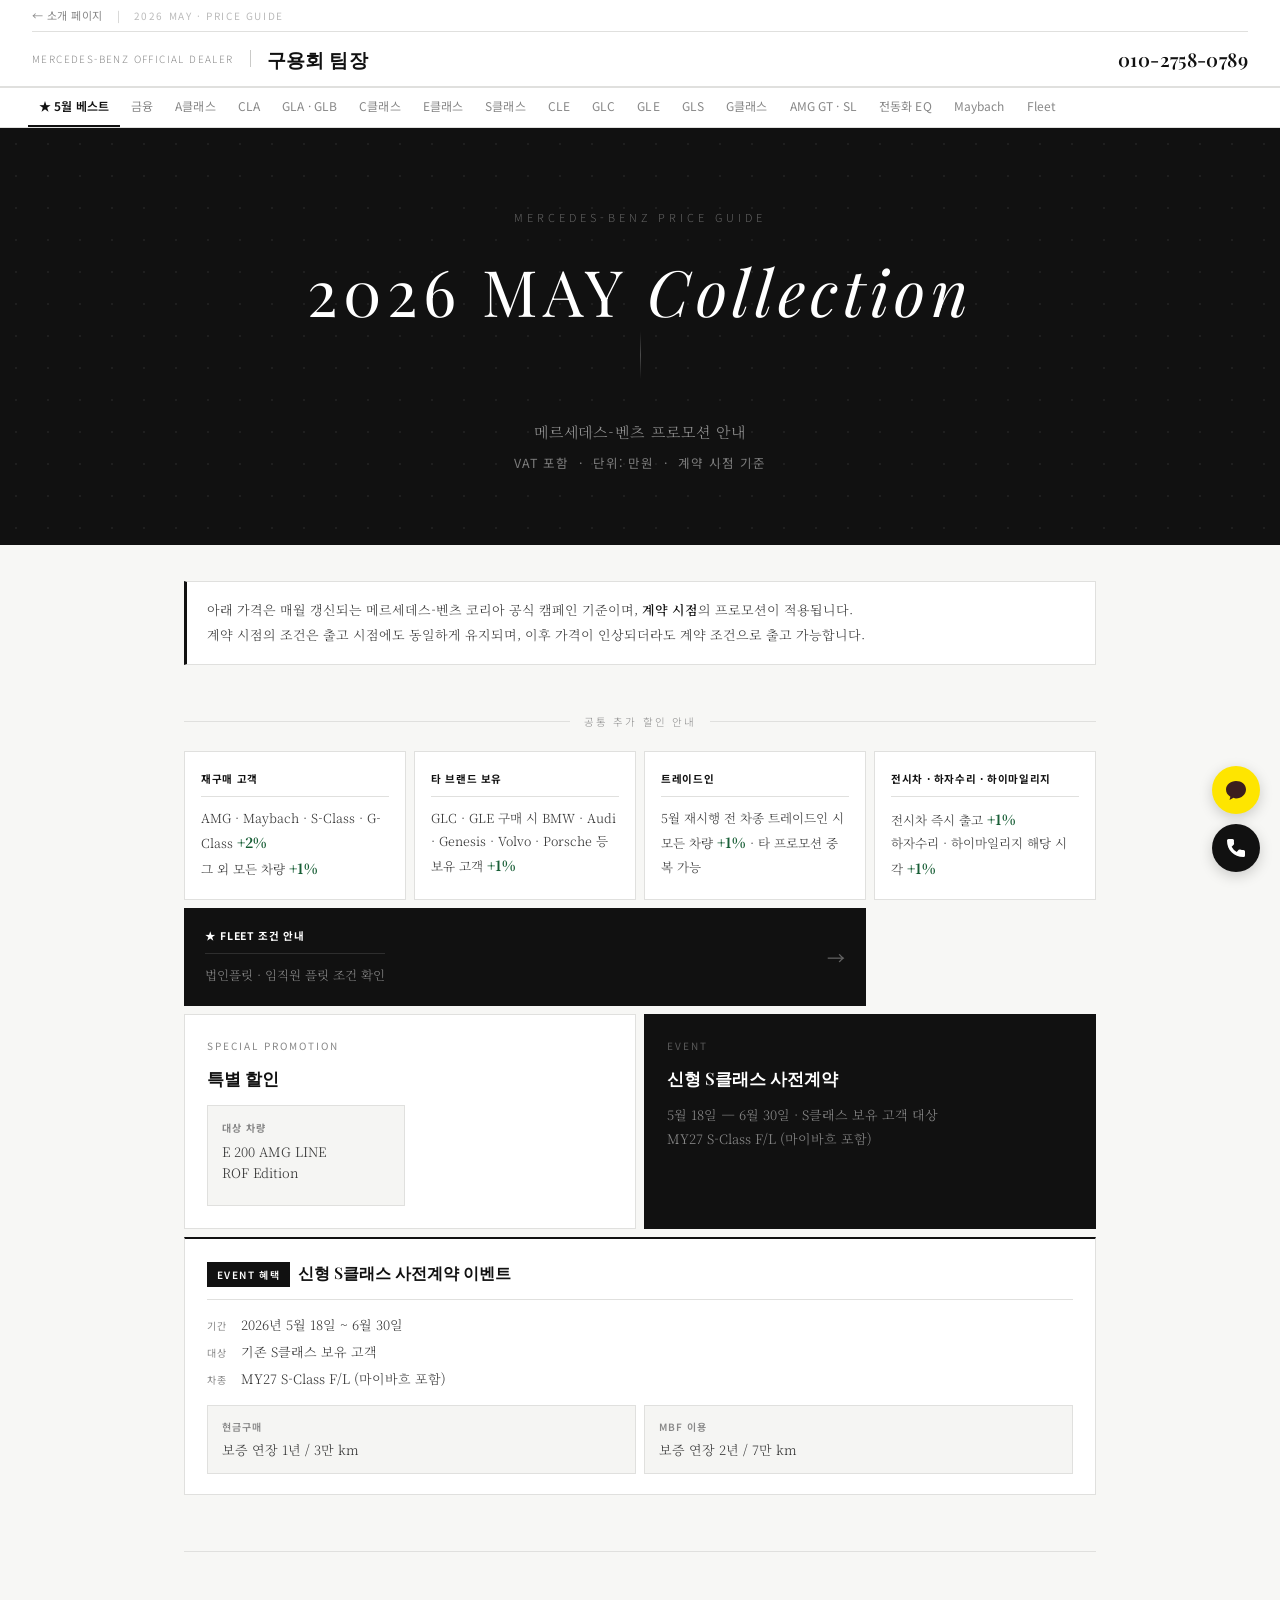
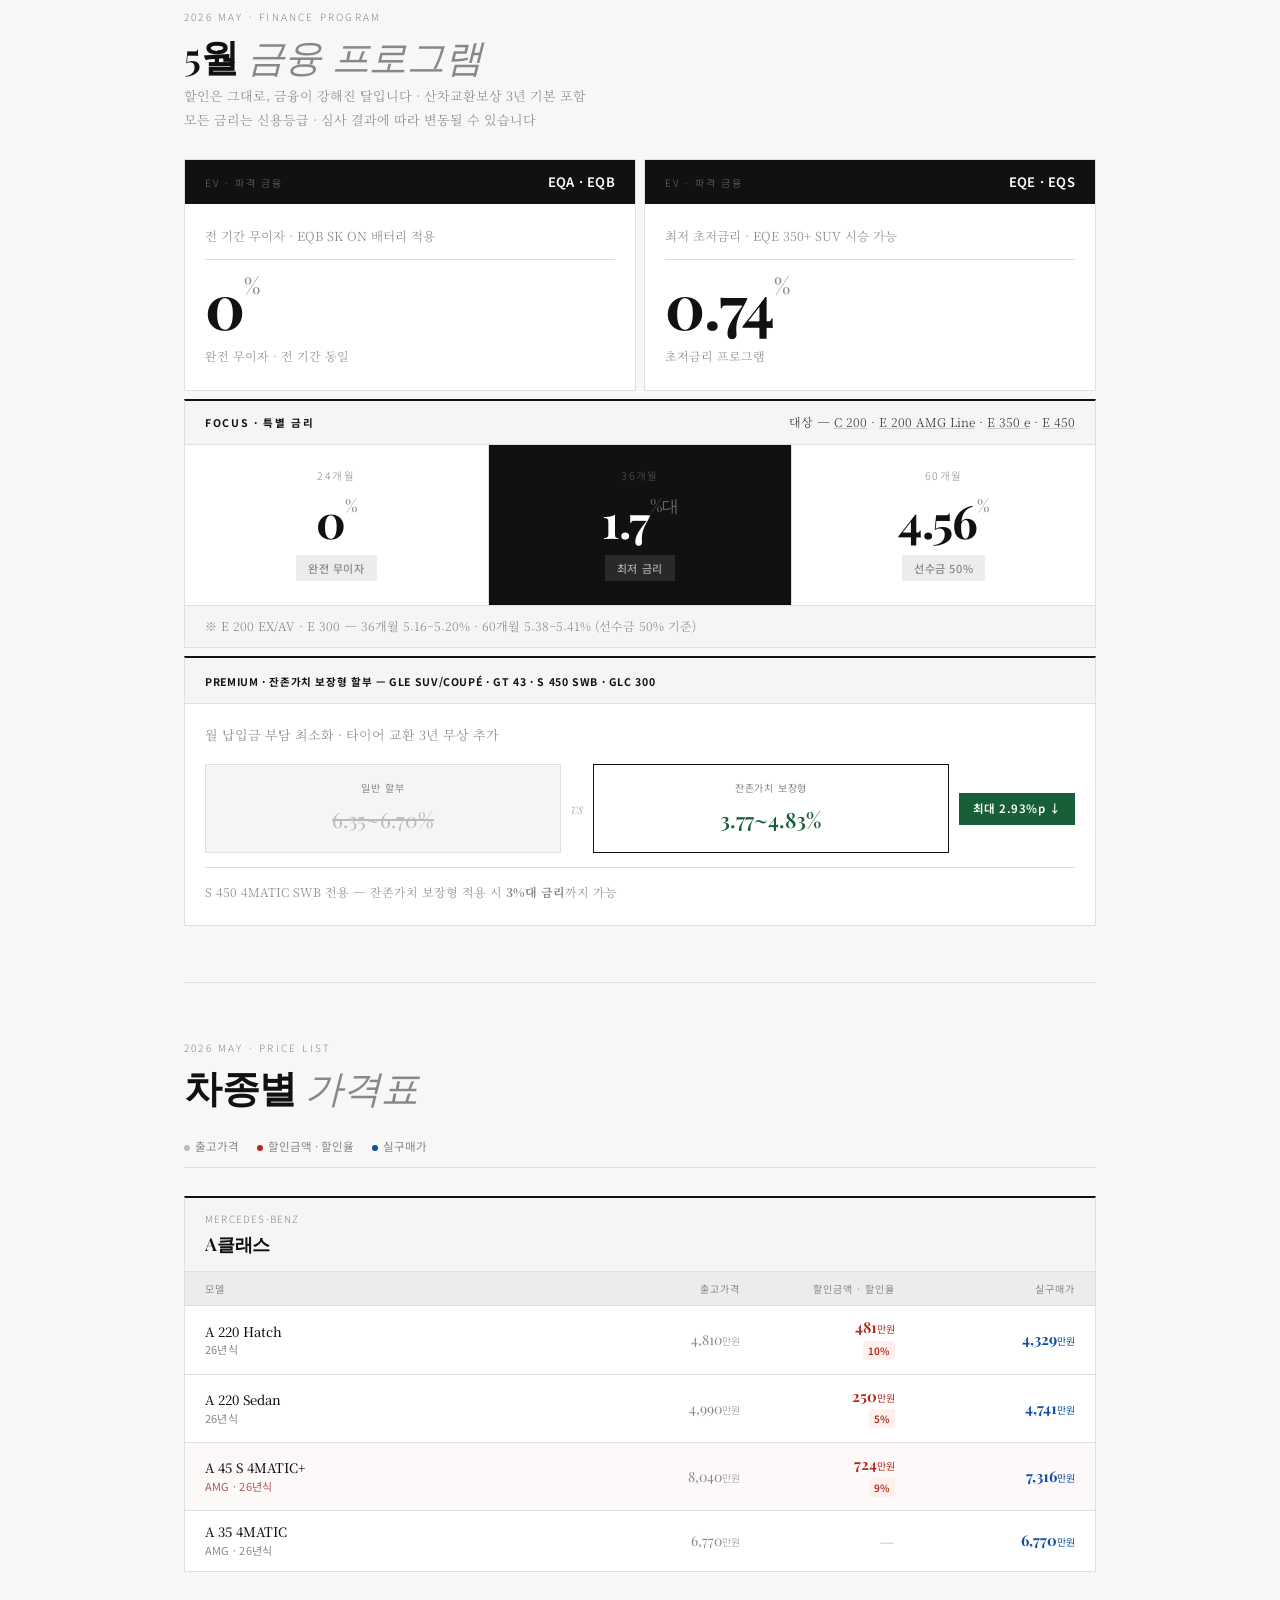
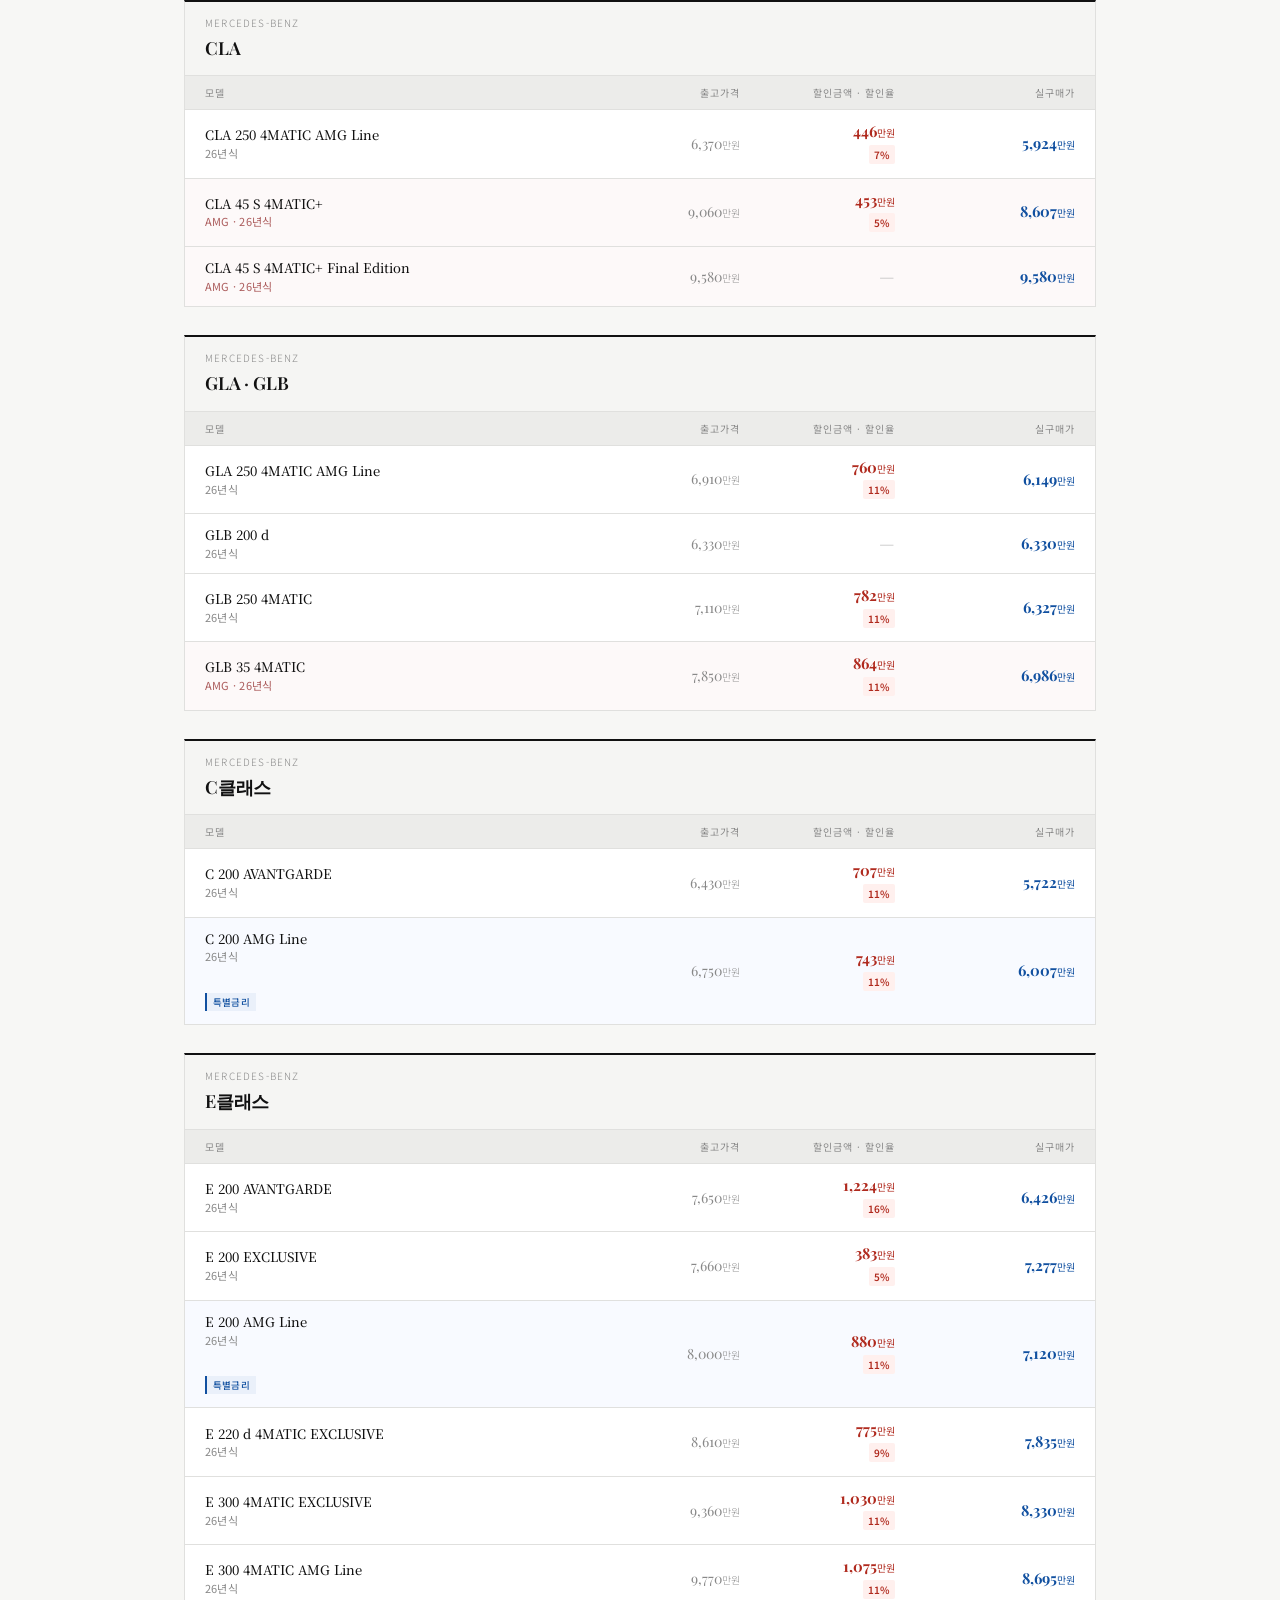
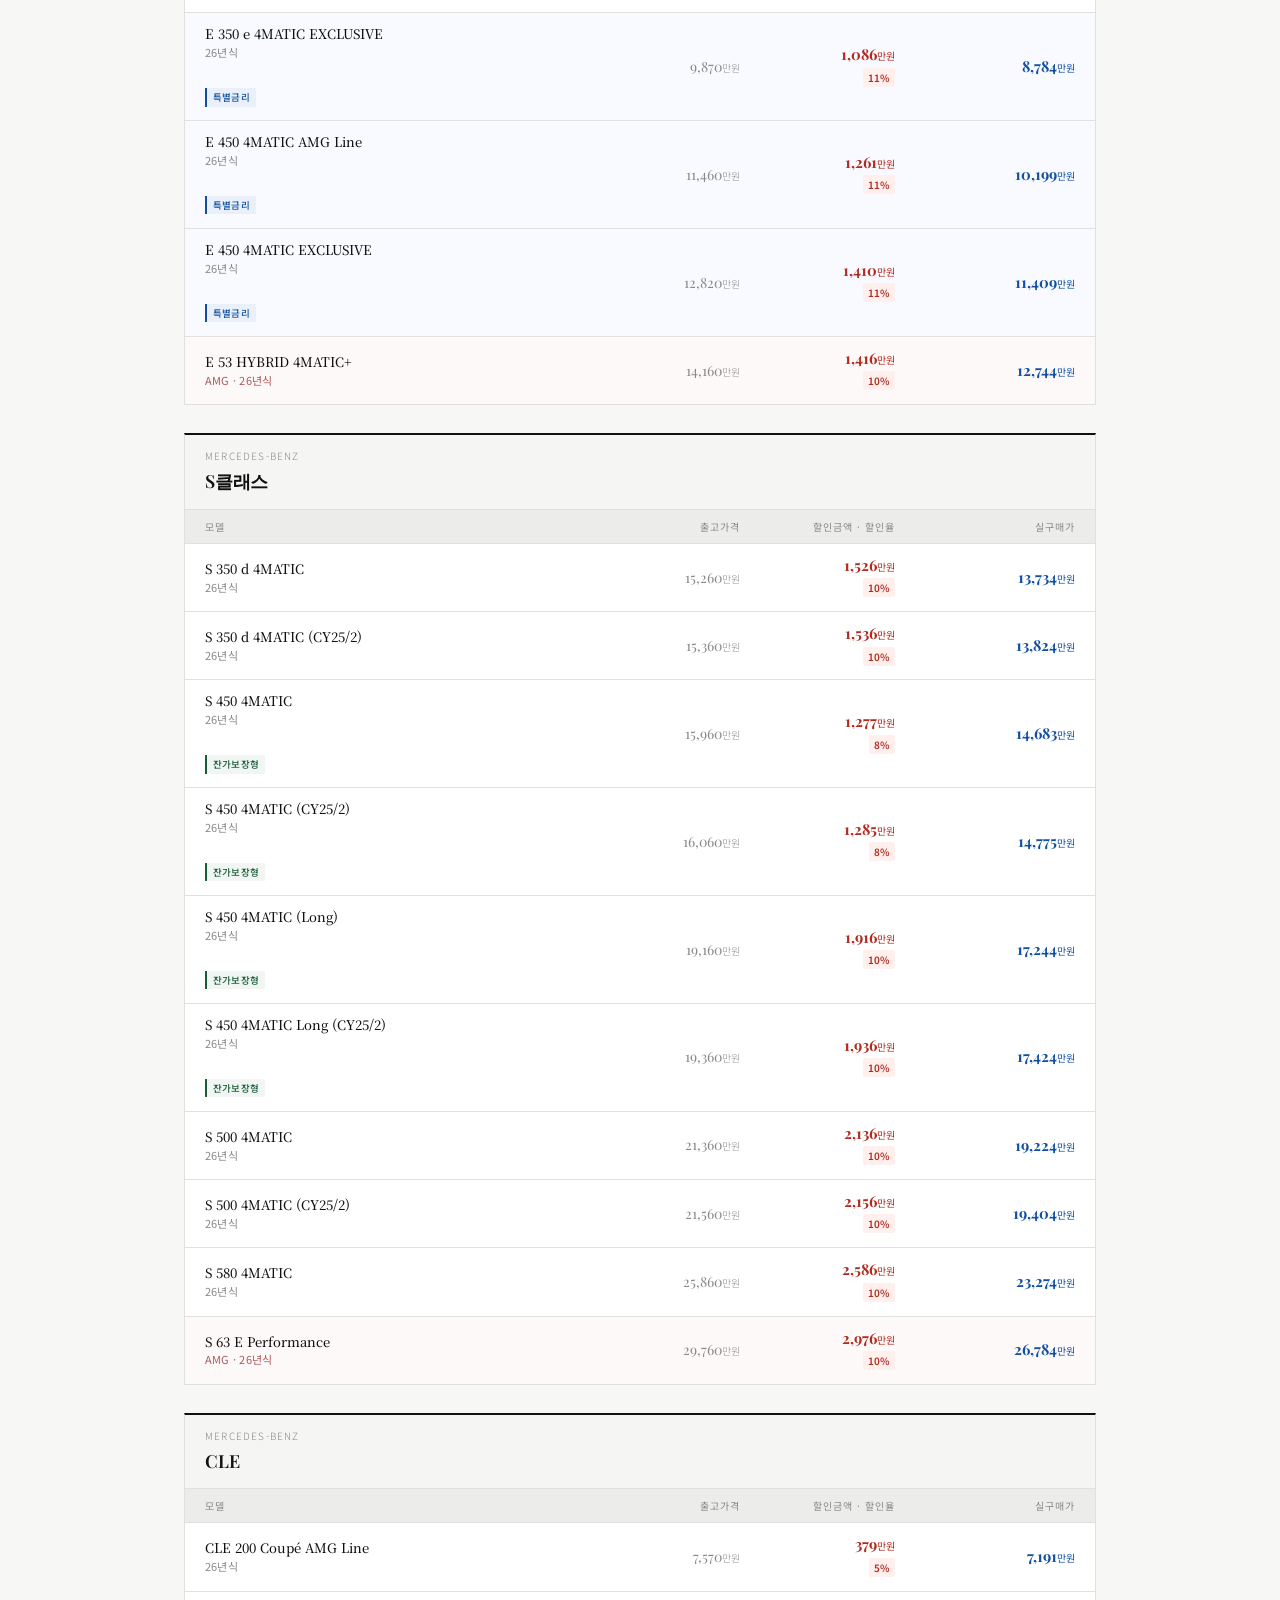
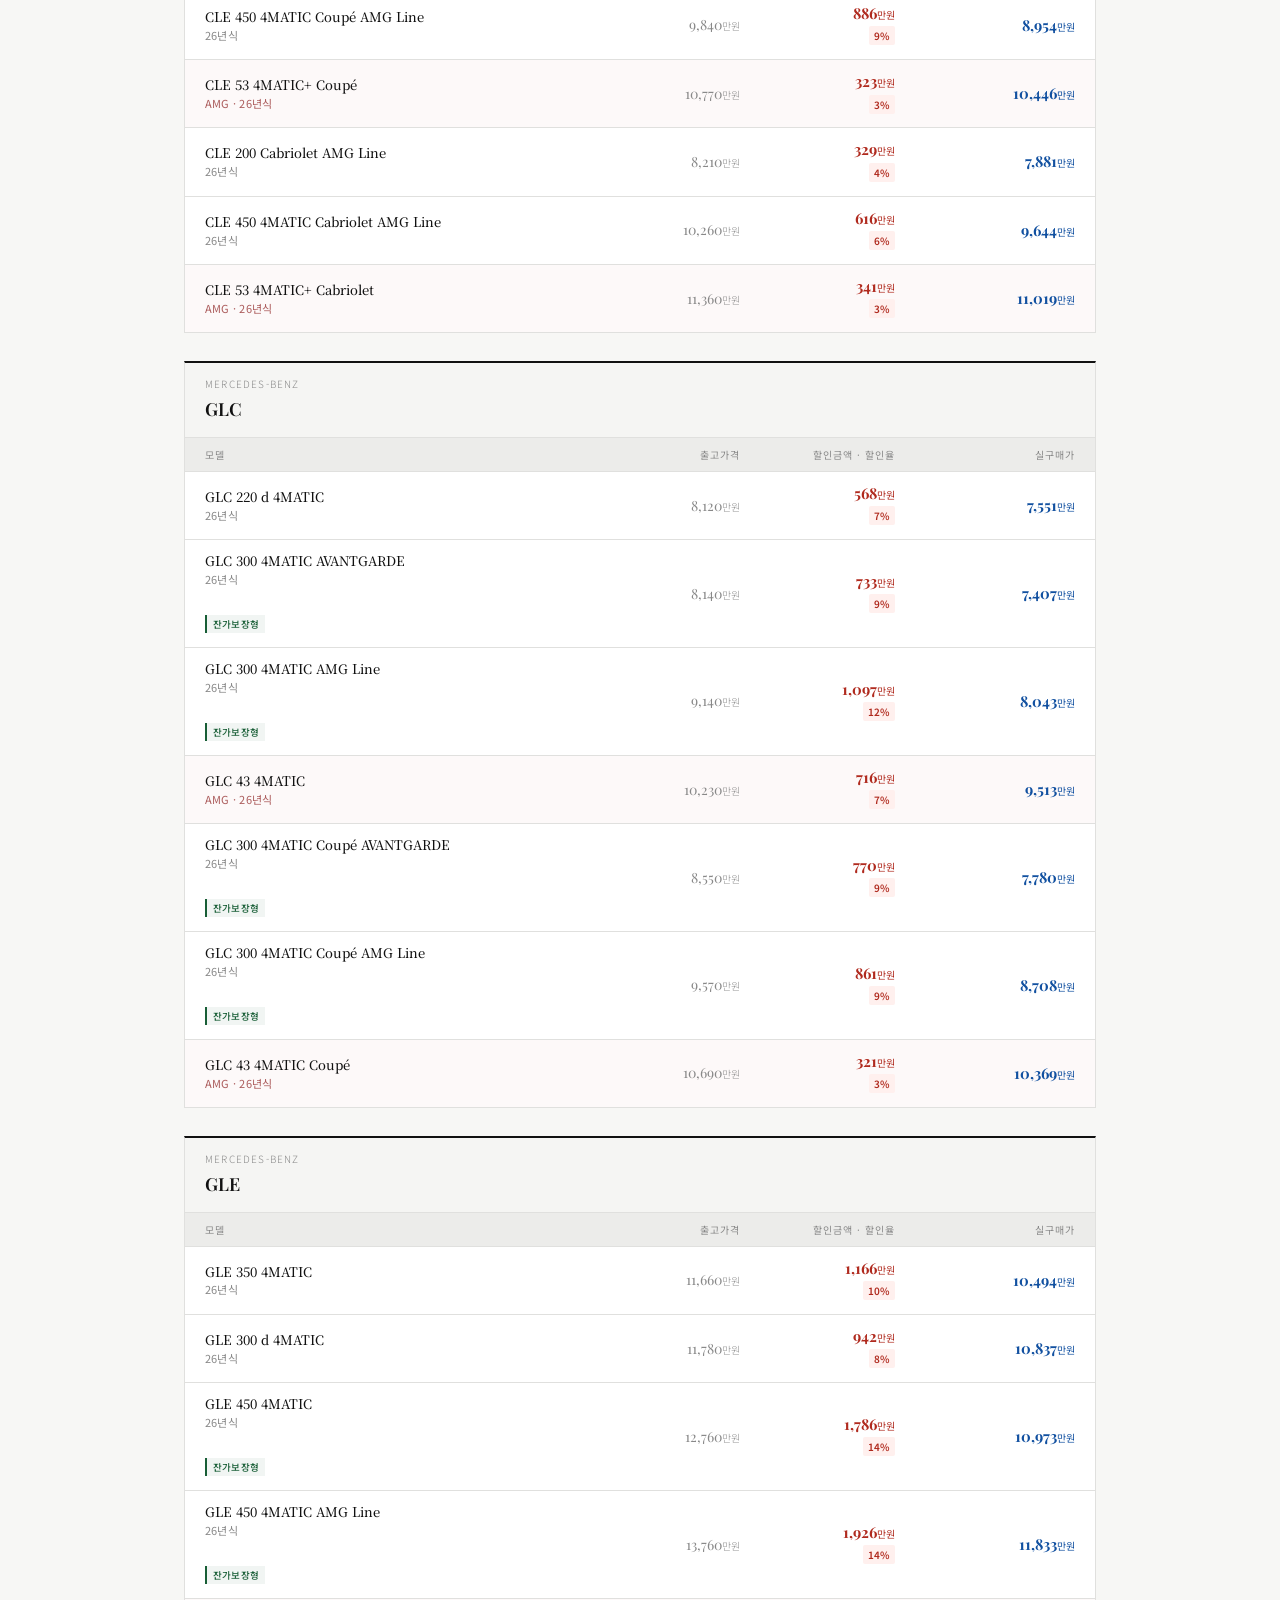
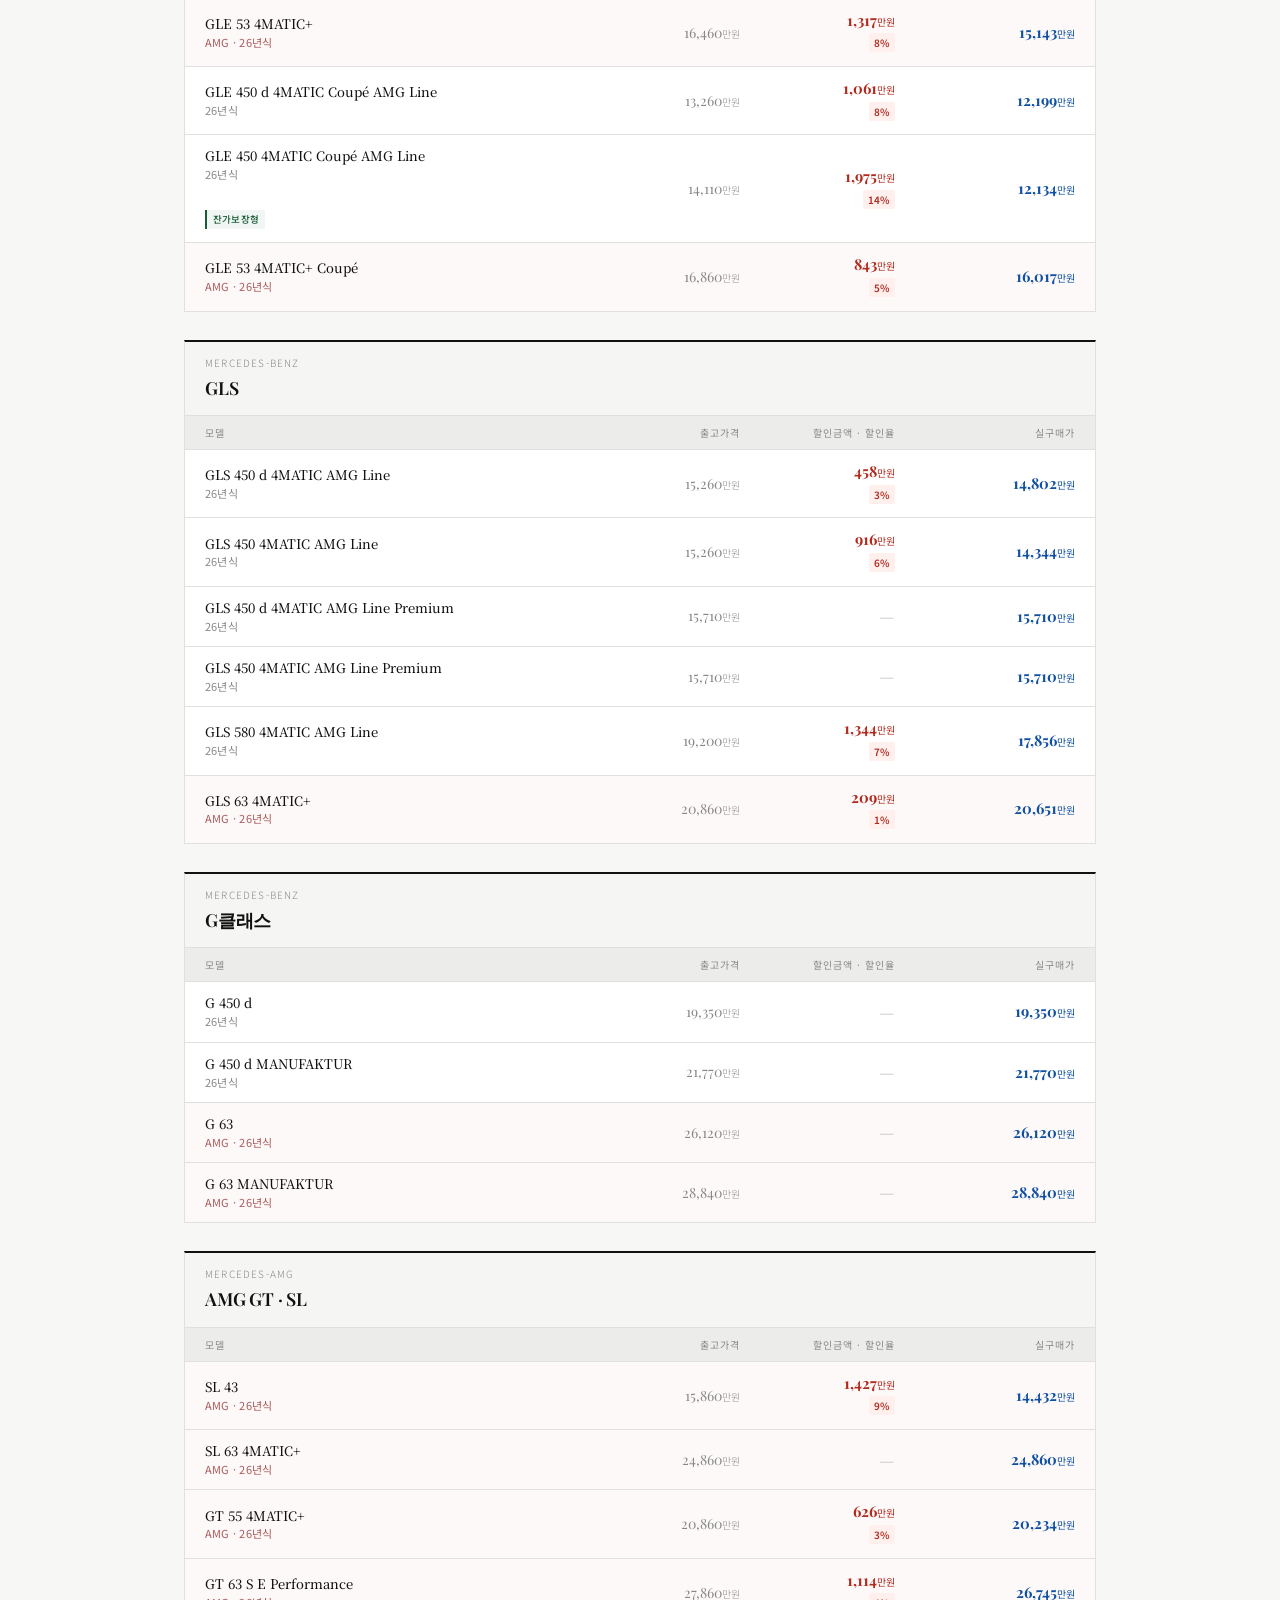
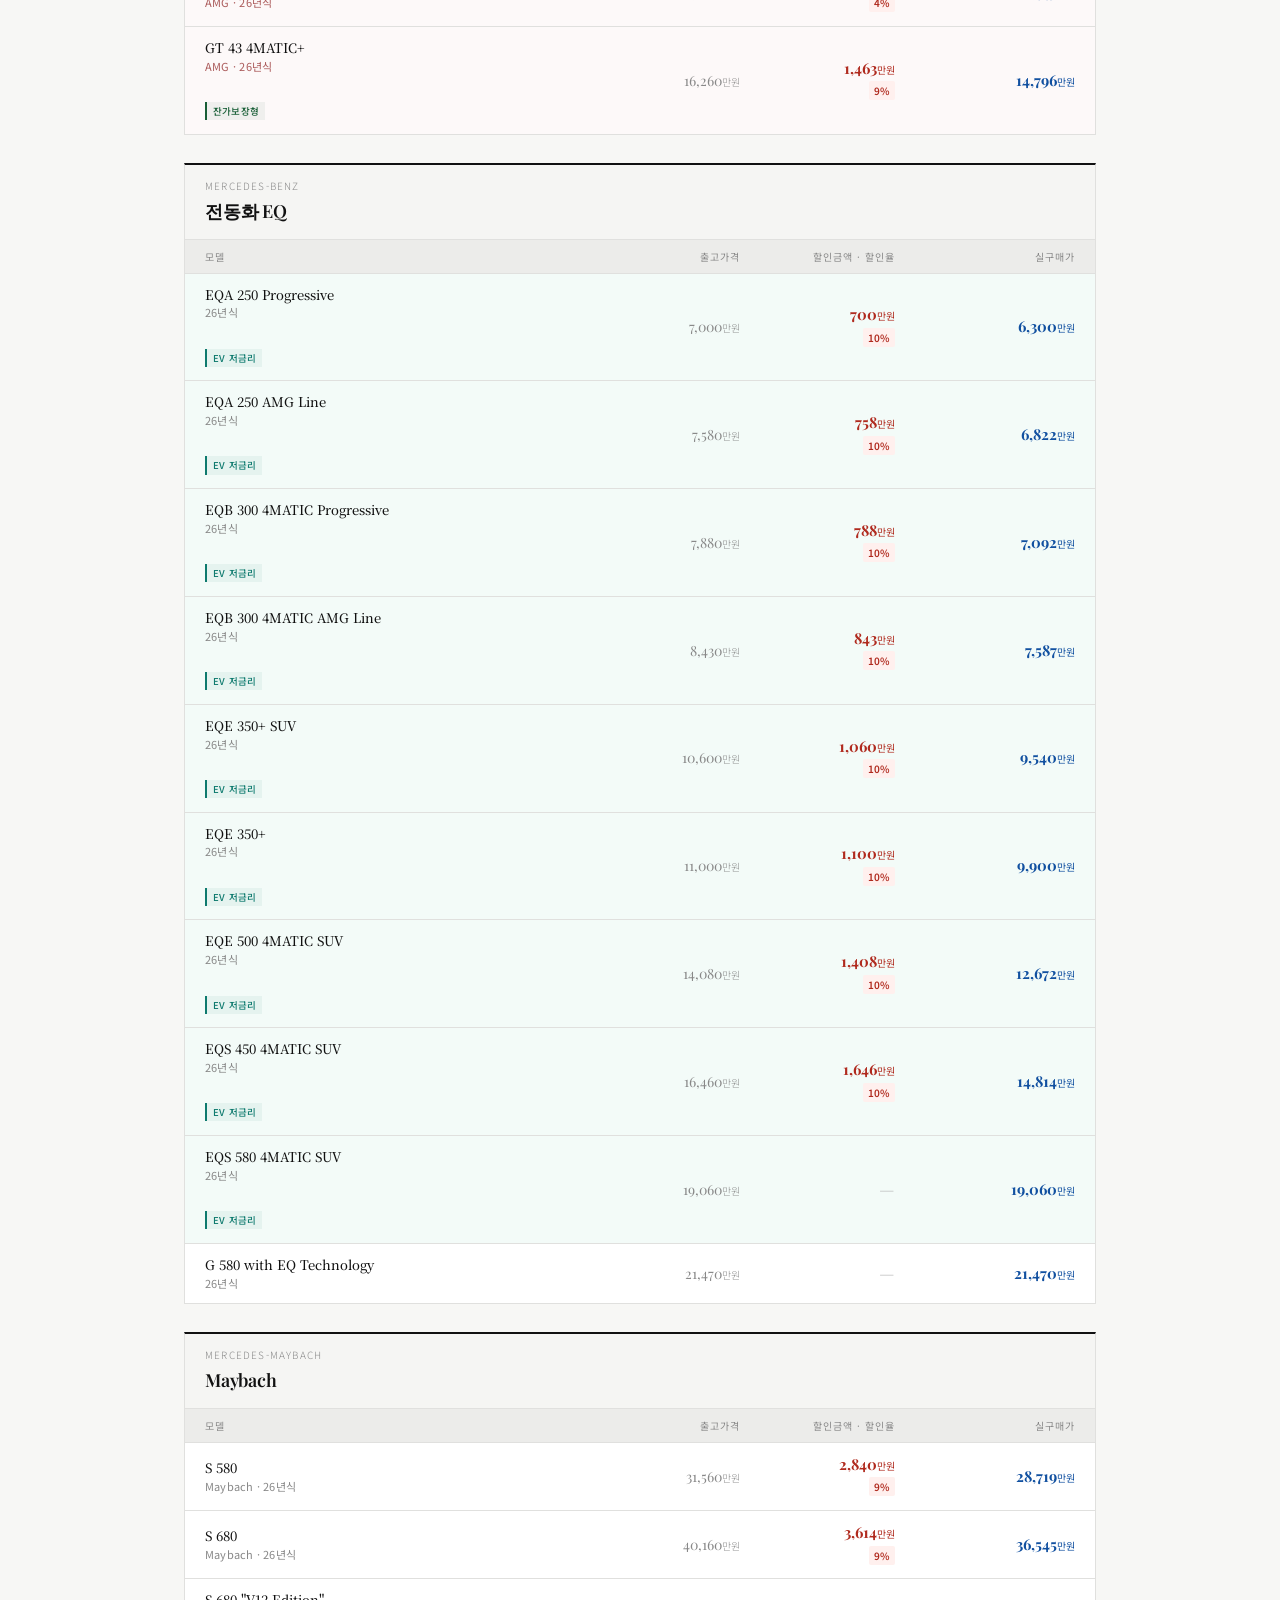
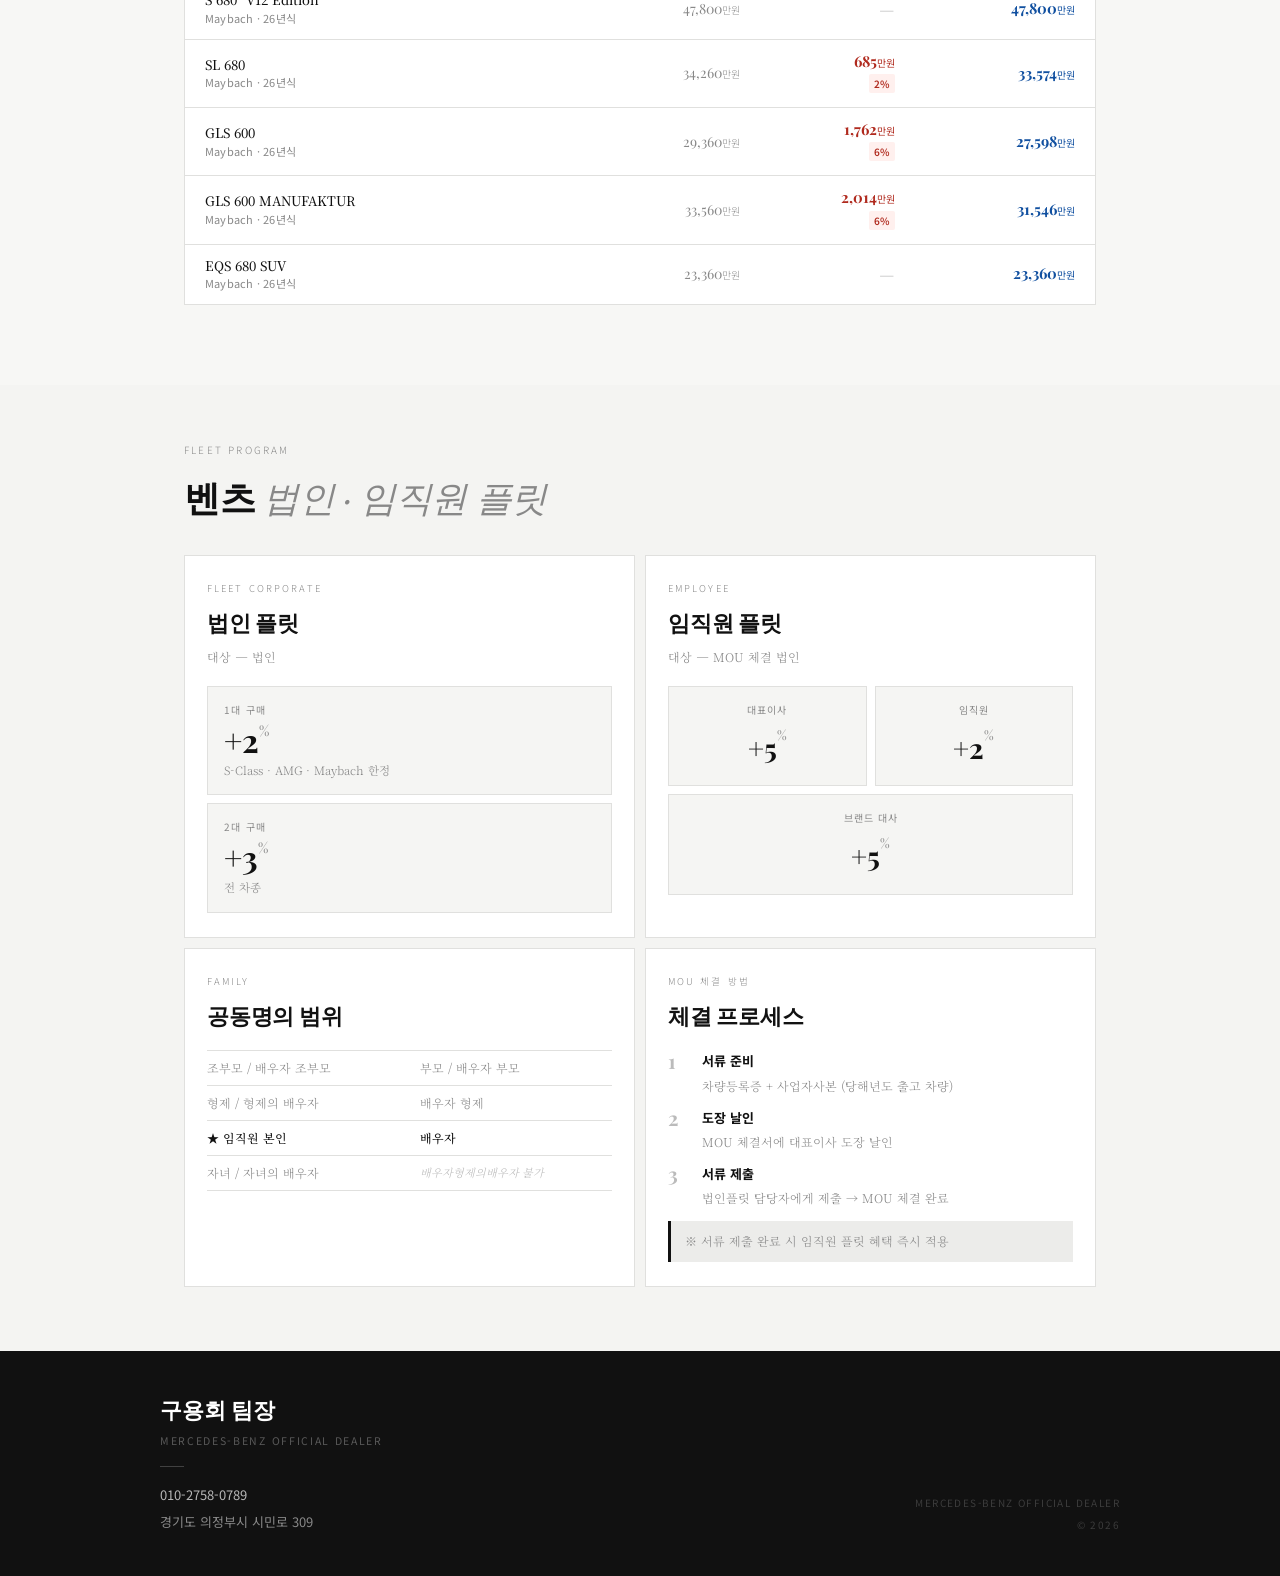
<file: benz_ultra.html>
<!DOCTYPE html>
<html lang="ko">
<head>
<meta charset="UTF-8">
<meta name="viewport" content="width=device-width, initial-scale=1.0">
<title>Mercedes-Benz Price Guide | 구용회 팀장</title>
<link rel="preconnect" href="https://fonts.googleapis.com">
<link href="https://fonts.googleapis.com/css2?family=Playfair+Display:ital,wght@0,300;0,400;0,500;0,600;0,700;1,300;1,400;1,500&family=Noto+Serif+KR:wght@200;300;400;500&family=Noto+Sans+KR:wght@300;400;500;600&display=swap" rel="stylesheet">
<style>
/* ── RESET ── */
*{margin:0;padding:0;box-sizing:border-box}
html{scroll-behavior:smooth}
body{
  font-family:'Noto Sans KR',sans-serif;
  background:#f7f7f5;
  color:#141414;
  font-size:14px;
  line-height:1.7;
  -webkit-font-smoothing:antialiased;
}

/* ── TOKENS ── */
:root{
  --ink:#111111;
  --ink2:#383838;
  --muted:#888;
  --muted2:#bbb;
  --line:#e0e0de;
  --line2:#cacac8;
  --bg:#ffffff;
  --bg2:#f5f5f3;
  --bg3:#ececea;
  --red:#b02a1e;
  --blue:#1150a0;
  --green:#185e36;
  --amg:#8a1a1a;
}

/* ═══════════════════════════
   HEADER
═══════════════════════════ */
.site-header{
  background:#fff;
  border-bottom:1px solid var(--line);
  padding:0 32px;
  position:sticky;top:0;z-index:300;
  box-shadow:0 1px 0 var(--line);
}
.sh-util{
  display:flex;align-items:center;gap:14px;
  height:32px;border-bottom:1px solid var(--line);
}
.sh-back{
  font-size:11px;color:var(--muted);
  text-decoration:none;letter-spacing:.04em;
  display:flex;align-items:center;gap:5px;
  transition:color .2s;
}
.sh-back:hover{color:var(--ink)}
.sh-util-sep{color:var(--line2);font-size:11px}
.sh-util-date{font-size:10px;color:var(--muted2);letter-spacing:.16em;text-transform:uppercase}
.sh-main{
  display:flex;align-items:center;justify-content:space-between;
  height:54px;
}
.sh-identity{display:flex;align-items:center;gap:0}
.sh-dealer{
  font-size:10px;color:var(--muted);letter-spacing:.14em;
  text-transform:uppercase;font-weight:300;
  padding-right:16px;border-right:1px solid var(--line2);margin-right:16px;
}
.sh-name{
  font-family:'Playfair Display',serif;
  font-size:19px;font-weight:600;color:var(--ink);letter-spacing:.01em;
}
.sh-phone a{
  font-family:'Playfair Display',serif;
  font-size:19px;font-weight:600;color:var(--ink);
  text-decoration:none;letter-spacing:.02em;
  padding-bottom:2px;border-bottom:2px solid transparent;
  transition:border-color .2s;
}
.sh-phone a:hover{border-bottom-color:var(--ink)}
@media(max-width:700px){
  .site-header{padding:0 16px}
  .sh-phone{display:none}
  .sh-dealer{display:none}
  .sh-name{font-size:16px}
}

/* ═══════════════════════════
   NAV
═══════════════════════════ */
.nav-wrap{
  background:#fff;border-bottom:1px solid var(--line);
  position:sticky;top:86px;z-index:290;
  overflow:hidden;
}
.nav-inner-wrap{position:relative}
.nav-inner{
  display:flex;white-space:nowrap;
  padding:0 28px;
  overflow-x:auto;scrollbar-width:none;
}
.nav-inner::-webkit-scrollbar{display:none}
.nav-inner a{
  display:inline-flex;align-items:center;
  padding:0 11px;height:40px;
  font-size:12px;color:var(--muted);text-decoration:none;
  border-bottom:2px solid transparent;
  transition:color .18s,border-color .18s;
  white-space:nowrap;letter-spacing:.01em;flex-shrink:0;
}
.nav-inner a:hover,.nav-inner a.hot{color:var(--ink);border-bottom-color:var(--ink)}
.nav-inner a.hot{font-weight:600}
.nav-fade{
  position:absolute;right:0;top:0;bottom:0;width:52px;
  background:linear-gradient(to right,transparent,#fff 80%);
  pointer-events:none;
  display:flex;align-items:center;justify-content:flex-end;padding-right:10px;
  transition:opacity .25s;
}
.nav-fade.gone{opacity:0}
.nav-hint{font-size:17px;color:var(--muted2);animation:nudge 1.8s ease-in-out infinite}
@keyframes nudge{0%,100%{transform:translateX(0);opacity:.25}55%{transform:translateX(5px);opacity:.9}}
@media(max-width:700px){
  .nav-wrap{top:76px}
  .nav-inner{padding:7px 14px;gap:6px;height:auto;align-items:center}
  .nav-inner a{
    height:28px;padding:0 12px;font-size:11.5px;
    border:1px solid var(--line2);border-radius:14px;border-bottom:1px solid var(--line2);
    background:#fff;
  }
  .nav-inner a:hover,.nav-inner a.hot{
    background:var(--ink);color:#fff;border-color:var(--ink);
  }
}
@media(max-width:700px){.site-header .sh-util{height:28px}.sh-main{height:48px}}

/* ═══════════════════════════
   HERO
═══════════════════════════ */
.hero{
  background:var(--ink);
  padding:80px 32px 72px;
  text-align:center;
  position:relative;overflow:hidden;
}
.hero::before{
  content:'';position:absolute;inset:0;
  background-image:radial-gradient(circle,rgba(255,255,255,.06) 1px,transparent 1px);
  background-size:32px 32px;
  pointer-events:none;
}
.hero-inner{position:relative;z-index:1;max-width:680px;margin:0 auto}
.hero-kicker{
  font-size:11px;letter-spacing:.36em;text-transform:uppercase;
  color:rgba(255,255,255,.35);font-weight:300;
  margin-bottom:32px;
}
.hero-title{
  font-family:'Playfair Display',serif;
  font-size:clamp(36px,6vw,64px);
  font-weight:300;color:#fff;
  letter-spacing:.08em;line-height:1;
  margin-bottom:8px;
}
.hero-collection{
  font-family:'Playfair Display',serif;
  font-size:clamp(12px,1.8vw,15px);
  font-weight:300;font-style:italic;
  color:rgba(255,255,255,.38);
  letter-spacing:.22em;
  margin-bottom:40px;
}
.hero-rule{
  width:1px;height:48px;
  background:linear-gradient(to bottom,transparent,rgba(255,255,255,.25),transparent);
  margin:0 auto 40px;
}
.hero-sub{
  font-family:'Noto Serif KR',serif;
  font-size:15px;font-weight:300;
  color:rgba(255,255,255,.55);letter-spacing:.06em;
  margin-bottom:8px;
}
.hero-meta{
  font-size:12.5px;color:rgba(255,255,255,.45);letter-spacing:.08em;
}
@media(max-width:700px){
  .hero{padding:44px 20px 40px}
  .hero-title{font-size:clamp(30px,8vw,44px)}
  .hero-kicker{margin-bottom:20px;font-size:10px}
  .hero-rule{height:32px;margin-bottom:28px}
}

/* ═══════════════════════════
   WRAP
═══════════════════════════ */
.wrap{max-width:960px;margin:0 auto;padding:0 24px 80px}
@media(max-width:700px){.wrap{padding:0 16px 80px}}

/* ═══════════════════════════
   NOTICE
═══════════════════════════ */
.notice-box{
  background:#fff;border:1px solid var(--line);
  border-left:3px solid var(--ink);
  padding:16px 20px;margin-top:36px;
}
.notice-box p{
  font-family:'Noto Serif KR',serif;font-size:13px;
  font-weight:300;color:var(--ink2);line-height:1.9;
}
.notice-box strong{color:var(--ink);font-weight:600}

/* ═══════════════════════════
   SEC DIVIDER
═══════════════════════════ */
.sec-div{
  display:flex;align-items:center;gap:14px;margin:48px 0 20px;
}
.sec-div::before,.sec-div::after{content:'';flex:1;height:1px;background:var(--line)}
.sec-div span{font-size:10.5px;letter-spacing:.2em;text-transform:uppercase;color:var(--muted);white-space:nowrap;font-weight:300}

/* ═══════════════════════════
   DISCOUNT CARDS
═══════════════════════════ */
.disc-grid{
  display:grid;grid-template-columns:repeat(4,1fr);
  gap:8px;margin-bottom:2px;
}
.disc-card{
  background:#fff;border:1px solid var(--line);
  padding:18px 16px;transition:border-color .2s,box-shadow .2s;
}
.disc-card:hover{border-color:var(--line2);box-shadow:0 2px 10px rgba(0,0,0,.05)}
.dc-label{
  font-size:10.5px;font-weight:700;color:var(--ink);
  letter-spacing:.06em;text-transform:uppercase;
  padding-bottom:8px;margin-bottom:10px;border-bottom:1px solid var(--line);
}
.dc-body{font-family:'Noto Serif KR',serif;font-size:12.5px;font-weight:300;color:var(--ink2);line-height:1.85}
.dc-body .plus{color:var(--green);font-weight:700;font-size:14px}
a.fleet-disc-card{
  background:var(--ink);text-decoration:none;
  display:flex;align-items:center;gap:12px;
  grid-column:span 3;border:1px solid var(--ink);
  padding:18px 20px;transition:background .2s;cursor:pointer;
}
a.fleet-disc-card:hover{background:#2a2a2a}
a.fleet-disc-card .dc-label{color:#fff;border-bottom-color:rgba(255,255,255,.12)}
a.fleet-disc-card .dc-body{color:rgba(255,255,255,.5)}
.fleet-arrow-ico{margin-left:auto;font-size:18px;color:rgba(255,255,255,.35);flex-shrink:0}
@media(max-width:700px){
  .disc-grid{grid-template-columns:1fr 1fr;gap:8px}
  a.fleet-disc-card{grid-column:span 2}
}
@media(max-width:440px){
  .disc-grid{grid-template-columns:1fr}
  a.fleet-disc-card{grid-column:span 1}
}

/* ═══════════════════════════
   SPECIAL / EVENT
═══════════════════════════ */
.special-row{display:grid;grid-template-columns:1fr 1fr;gap:8px;margin-top:8px}
.sp-block{background:#fff;border:1px solid var(--line);padding:22px 22px}
.sp-block.dark{background:var(--ink);border-color:var(--ink)}
.sp-eyebrow{font-size:10px;letter-spacing:.2em;text-transform:uppercase;color:var(--muted);margin-bottom:10px}
.sp-block.dark .sp-eyebrow{color:rgba(255,255,255,.3)}
.sp-block h3{font-family:'Playfair Display',serif;font-size:17px;font-weight:600;color:var(--ink);margin-bottom:10px}
.sp-block.dark h3{color:#fff}
.sp-block p{font-family:'Noto Serif KR',serif;font-size:13px;font-weight:300;color:var(--ink2);line-height:1.8}
.sp-block.dark p{color:rgba(255,255,255,.5)}
.sp-inner{display:grid;grid-template-columns:1fr 1fr;gap:10px;margin-top:12px}
.sp-item{border:1px solid var(--line);padding:13px 14px;background:var(--bg2)}
.sp-item-dark{border:1px solid rgba(255,255,255,.12);padding:13px 14px;background:rgba(255,255,255,.05)}
.sp-ilabel{font-size:10px;font-weight:700;letter-spacing:.1em;text-transform:uppercase;color:var(--muted);margin-bottom:6px}
.sp-item-dark .sp-ilabel{color:rgba(255,255,255,.3)}
.sp-ival{font-family:'Noto Serif KR',serif;font-size:13px;font-weight:300;color:var(--ink2);line-height:1.6}
.sp-irate{font-family:'Playfair Display',serif;font-size:34px;font-weight:700;color:#fff;line-height:1}
.sp-irate span{font-size:16px;font-weight:300;opacity:.45;margin-left:2px}
.sp-irate small{font-family:'Noto Sans KR',sans-serif;font-size:11px;color:rgba(255,255,255,.35);display:block;margin-top:5px;font-weight:300}
@media(max-width:700px){.special-row{grid-template-columns:1fr}}

.ev-panel{background:#fff;border:1px solid var(--line);border-top:2px solid var(--ink);padding:20px 22px;margin-top:8px}
.ev-head{display:flex;align-items:baseline;gap:12px;margin-bottom:14px;padding-bottom:12px;border-bottom:1px solid var(--line);flex-wrap:wrap;gap:8px}
.ev-chip{font-size:10px;letter-spacing:.14em;text-transform:uppercase;background:var(--ink);color:#fff;padding:4px 10px;font-weight:600;flex-shrink:0}
.ev-title{font-family:'Playfair Display',serif;font-size:16px;font-weight:600;color:var(--ink)}
.ev-rows{display:grid;grid-template-columns:auto 1fr;gap:5px 14px;margin-bottom:14px}
.ev-k{font-size:10px;letter-spacing:.1em;text-transform:uppercase;color:var(--muted);padding-top:3px;white-space:nowrap}
.ev-v{font-family:'Noto Serif KR',serif;font-size:13px;font-weight:300;color:var(--ink2)}
.benefit-pair{display:grid;grid-template-columns:1fr 1fr;gap:8px}
.bp{background:var(--bg2);border:1px solid var(--line);padding:12px 14px}
.bp-lbl{font-size:10px;letter-spacing:.1em;text-transform:uppercase;color:var(--muted);margin-bottom:4px;font-weight:600}
.bp-val{font-family:'Noto Serif KR',serif;font-size:13px;font-weight:300;color:var(--ink2)}

/* ═══════════════════════════
   SECTION HEADER
═══════════════════════════ */
.sec-hd{padding:56px 0 6px;border-top:1px solid var(--line);margin-top:56px}
.sec-hd.no-border{border-top:none;margin-top:0}
.sec-eyebrow{font-size:10px;letter-spacing:.22em;text-transform:uppercase;color:var(--muted);margin-bottom:10px;font-weight:300}
.sec-hd h2{font-family:'Playfair Display',serif;font-size:clamp(26px,4vw,38px);font-weight:600;color:var(--ink);letter-spacing:-.01em;line-height:1.1}
.sec-hd h2 em{font-style:italic;font-weight:300;color:var(--muted)}
.sec-sub{font-family:'Noto Serif KR',serif;font-size:13px;font-weight:300;color:var(--muted);margin-top:8px;line-height:1.85}

/* ═══════════════════════════
   FINANCE
═══════════════════════════ */
.fin-row{display:grid;grid-template-columns:1fr 1fr;gap:8px;margin-top:20px}
.fin-card{overflow:hidden;background:#fff;border:1px solid var(--line)}
.fin-card-hd{background:var(--ink);padding:11px 20px;display:flex;justify-content:space-between;align-items:baseline}
.fc-label{font-size:10px;letter-spacing:.18em;text-transform:uppercase;color:rgba(255,255,255,.4);font-weight:300}
.fc-sub{font-size:13px;color:#fff;font-weight:600;letter-spacing:.02em}
.fin-card-body{padding:22px 20px 24px}
.fc-target{font-family:'Noto Serif KR',serif;font-size:12.5px;font-weight:300;color:var(--muted);margin-bottom:14px;padding-bottom:12px;border-bottom:1px solid var(--line)}
.fc-big-rate{font-family:'Playfair Display',serif;font-size:62px;font-weight:700;color:var(--ink);line-height:1;letter-spacing:-.02em}
.fc-big-rate sup{font-size:22px;vertical-align:top;padding-top:10px;font-weight:300;color:var(--muted)}
.fc-note{font-family:'Noto Serif KR',serif;font-size:12px;font-weight:300;color:var(--muted);margin-top:10px;line-height:1.7}
@media(max-width:700px){.fin-row{grid-template-columns:1fr}}

.focus-block{background:#fff;border:1px solid var(--line);border-top:2px solid var(--ink);margin-top:8px;overflow:hidden}
.focus-hd{background:var(--bg2);padding:11px 20px;display:flex;justify-content:space-between;align-items:baseline;border-bottom:1px solid var(--line);flex-wrap:wrap;gap:6px}
.fh-label{font-size:10.5px;letter-spacing:.16em;text-transform:uppercase;color:var(--ink);font-weight:700}
.fh-target{font-size:12px;color:var(--ink2);font-family:'Noto Serif KR',serif;font-weight:300}
.focus-body{display:grid;grid-template-columns:repeat(3,1fr);gap:1px;background:var(--line)}
.focus-item{background:#fff;padding:22px 12px 24px;text-align:center;transition:background .15s}
.focus-item.featured{background:var(--ink)}
.focus-item:hover:not(.featured){background:var(--bg2)}
.fi-term{font-size:10.5px;letter-spacing:.14em;text-transform:uppercase;color:var(--muted);margin-bottom:12px;font-weight:300}
.focus-item.featured .fi-term{color:rgba(255,255,255,.3)}
.fi-rate{font-family:'Playfair Display',serif;font-size:46px;font-weight:700;color:var(--ink);line-height:1;letter-spacing:-.02em}
.focus-item.featured .fi-rate{color:#fff}
.fi-rate sup{font-size:17px;vertical-align:top;padding-top:8px;font-weight:300;color:var(--muted)}
.focus-item.featured .fi-rate sup{color:rgba(255,255,255,.35)}
.fi-badge{display:inline-block;margin-top:12px;padding:4px 12px;font-size:11px;font-weight:500;letter-spacing:.06em;background:var(--bg3);color:var(--muted)}
.focus-item.featured .fi-badge{background:rgba(255,255,255,.1);color:rgba(255,255,255,.6)}
.focus-fn{padding:10px 20px;font-family:'Noto Serif KR',serif;font-size:12px;font-weight:300;color:var(--muted);border-top:1px solid var(--line);background:var(--bg2)}
@media(max-width:540px){.focus-body{grid-template-columns:1fr}}

.premium-block{background:#fff;border:1px solid var(--line);border-top:2px solid var(--ink);margin-top:8px}
.prem-hd{background:var(--bg2);padding:11px 20px;border-bottom:1px solid var(--line)}
.ph-label{font-size:10.5px;letter-spacing:.06em;color:var(--ink);font-weight:700;text-transform:uppercase}
.prem-body{padding:20px 20px 22px}
.prem-note{font-family:'Noto Serif KR',serif;font-size:13px;font-weight:300;color:var(--muted);margin-bottom:18px}
.rate-compare{display:flex;align-items:stretch;gap:10px;flex-wrap:wrap}
.rc-box{text-align:center;padding:14px 16px;border:1px solid var(--line);background:var(--bg2);flex:1;min-width:90px}
.rc-box.active{border-color:var(--ink);background:#fff}
.rc-lbl{font-size:10px;color:var(--muted);letter-spacing:.08em;text-transform:uppercase;margin-bottom:6px}
.rc-val{font-family:'Playfair Display',serif;font-size:21px;font-weight:600;color:var(--ink)}
.rc-val.old{color:var(--muted2);text-decoration:line-through;font-weight:300}
.rc-val.new{color:var(--green)}
.vs-word{font-family:'Playfair Display',serif;font-size:14px;font-style:italic;color:var(--muted2);align-self:center}
.diff-tag{background:var(--green);color:#fff;font-size:11.5px;padding:6px 14px;font-weight:600;letter-spacing:.04em;align-self:center;white-space:nowrap}
.prem-extra{font-family:'Noto Serif KR',serif;font-size:12px;font-weight:300;color:var(--muted);margin-top:14px;padding-top:14px;border-top:1px solid var(--line)}
@media(max-width:500px){.rate-compare{flex-direction:column}.vs-word{text-align:center}}

/* ═══════════════════════════
   PRICE CARD
═══════════════════════════ */
.price-legend{
  display:flex;gap:18px;padding:10px 0;
  margin-top:14px;border-bottom:1px solid var(--line);
  font-size:11.5px;color:var(--muted);flex-wrap:wrap;
}
.price-legend span::before{content:'';display:inline-block;width:6px;height:6px;border-radius:50%;margin-right:5px;vertical-align:middle}
.lg-msrp::before{background:var(--muted2)}
.lg-disc::before{background:var(--red)}
.lg-final::before{background:var(--blue)}

.pcard{
  margin-top:28px;background:#fff;
  border:1px solid var(--line);
  border-top:2px solid var(--ink);
  scroll-margin-top:136px;
  overflow:hidden;
}
.pcard-head{
  background:var(--bg2);
  padding:12px 20px;
  border-bottom:1px solid var(--line);
  display:flex;align-items:center;gap:10px;
}
.pcard-brand{font-size:10px;color:var(--muted);letter-spacing:.12em;text-transform:uppercase;margin-bottom:2px;font-weight:300}
.pcard-model{font-family:'Playfair Display',serif;font-size:18px;font-weight:600;color:var(--ink);letter-spacing:-.01em}

.pcard-thead{
  display:grid;
  grid-template-columns:minmax(0,2.2fr) minmax(0,1fr) minmax(0,.9fr) minmax(0,1.05fr);
  background:var(--bg3);padding:8px 20px;gap:6px;
  border-bottom:1px solid var(--line);
}
.pcard-thead span{font-size:10px;letter-spacing:.1em;text-transform:uppercase;color:var(--muted);font-weight:400}
.pcard-thead span:not(:first-child){text-align:right}

.pcard-row{
  display:grid;
  grid-template-columns:minmax(0,2.2fr) minmax(0,1fr) minmax(0,.9fr) minmax(0,1.05fr);
  padding:12px 20px;gap:6px;
  border-bottom:1px solid var(--line);
  align-items:center;transition:background .12s;
}
.pcard-row:last-child{border-bottom:none}
.pcard-row:hover{background:#f9f9f7}
.pcard-row.amg-row{background:#fdf9f9}
.pcard-row.amg-row:hover{background:#faeaea}

.pr-model strong{
  display:block;font-family:'Noto Serif KR',serif;
  font-size:13px;font-weight:500;color:var(--ink);
  word-break:keep-all;line-height:1.45;
  margin-bottom:1px;
}
.pr-model small{font-size:11px;color:var(--muted);letter-spacing:.02em;display:block;line-height:1.4}
.amg-row .pr-model small{color:var(--amg);opacity:.7}

.pr-msrp{
  text-align:right;font-family:'Playfair Display',serif;
  font-size:14px;color:var(--muted);white-space:nowrap;font-weight:300;
}
.pr-msrp em{font-size:10px;font-style:normal;font-family:'Noto Sans KR',sans-serif}

.pr-disc{text-align:right}
.pr-disc b{
  display:block;font-family:'Playfair Display',serif;
  font-size:15px;font-weight:700;color:var(--red);
  line-height:1.3;white-space:nowrap;
}
.pr-disc b em{font-size:10px;font-style:normal;font-family:'Noto Sans KR',sans-serif;font-weight:400}
.pr-disc s{
  display:inline-block;font-size:10px;text-decoration:none;
  background:#fff0ee;color:var(--red);padding:1px 5px;
  margin-top:2px;font-weight:600;border-radius:2px;
}
.pr-none{font-family:'Playfair Display',serif;font-size:18px;color:var(--muted2);text-align:right}

.pr-final{
  text-align:right;font-family:'Playfair Display',serif;
  font-size:15px;font-weight:700;color:var(--blue);white-space:nowrap;
}
.pr-final em{font-size:10px;font-style:normal;font-family:'Noto Sans KR',sans-serif;font-weight:400}

/* ══ PC에서 모바일 전용 요소 완전 숨김 ══ */
.pr-msrp-inline{display:none}
.pr-price-stack{display:none}  /* ← 핵심 수정: PC에서 숨김 */

/* ═══════════════════════════
   모바일 가격표
═══════════════════════════ */
@media(max-width:700px){
  .pcard-thead{
    grid-template-columns:1fr auto;
    padding:7px 14px;gap:6px;
  }
  .pcard-thead span:nth-child(2),
  .pcard-thead span:nth-child(3),
  .pcard-thead span:nth-child(4){display:none}

  .pcard-row{
    grid-template-columns:1fr auto;
    padding:12px 14px;gap:10px;
    align-items:center;
  }
  .pr-msrp{display:none}
  .pr-disc{display:none}
  .pr-final{display:none}

  /* 모바일 전용 가격 묶음 — 여기서만 켜짐 */
  .pr-price-stack{
    display:flex;
    flex-direction:column;
    align-items:flex-end;
    gap:3px;
    flex-shrink:0;
  }
  .pr-price-stack .m-msrp{
    font-family:'Playfair Display',serif;
    font-size:12px;font-weight:300;
    color:var(--muted);
    white-space:nowrap;
  }
  .pr-price-stack .m-disc{
    font-size:10.5px;font-weight:500;
    color:var(--red);
    white-space:nowrap;
    font-family:'Noto Sans KR',sans-serif;
  }
  .pr-price-stack .m-final{
    font-family:'Playfair Display',serif;
    font-size:15px;font-weight:700;
    color:var(--blue);
    white-space:nowrap;
  }

  .pr-model strong{font-size:12.5px;word-break:keep-all}
  .pr-model small{font-size:10.5px}
  .pcard-head{padding:11px 14px}
  .pcard-model{font-size:16px}
}
@media(max-width:380px){
  .pcard-row{padding:10px 12px;gap:8px}
  .pcard-thead{padding:7px 12px}
  .pcard-head{padding:10px 12px}
  .pr-model strong{font-size:12px}
  .pr-price-stack .m-msrp{font-size:11px}
  .pr-price-stack .m-final{font-size:14px}
}

/* ═══════════════════════════
   FLEET
═══════════════════════════ */
#fleet{background:#f4f4f2;padding:60px 0 68px}
#fleet .ft-wrap{max-width:960px;margin:0 auto;padding:0 24px}
@media(max-width:700px){#fleet .ft-wrap{padding:0 16px}}

.fleet-top-grid,
.fleet-bottom-grid{
  display:grid;
  grid-template-columns:1fr 1fr;
  gap:10px;
}
.fleet-card{
  background:#fff;
  border:1px solid var(--line);
  padding:24px 22px;
}
.fleet-card-eyebrow{
  font-size:9.5px;letter-spacing:.22em;text-transform:uppercase;
  color:var(--muted);margin-bottom:8px;font-weight:300;
}
.fleet-card-title{
  font-family:'Playfair Display',serif;
  font-size:22px;font-weight:700;color:var(--ink);
  letter-spacing:-.01em;margin-bottom:6px;
}
.fleet-card-sub{
  font-family:'Noto Serif KR',serif;
  font-size:12px;font-weight:300;color:var(--muted);
  margin-bottom:18px;
}
.fleet-rate-list{display:flex;flex-direction:column;gap:8px}
.fleet-rate-item{
  border:1px solid var(--line);padding:14px 16px;
  background:var(--bg2);
}
.fleet-rate-label{
  font-size:10px;letter-spacing:.12em;text-transform:uppercase;
  color:var(--muted);margin-bottom:6px;font-weight:400;
}
.fleet-rate-num{
  font-family:'Playfair Display',serif;
  font-size:32px;font-weight:700;color:var(--ink);line-height:1;
}
.fleet-rate-num sup{font-size:14px;vertical-align:top;padding-top:6px;font-weight:300;color:var(--muted)}
.fleet-rate-desc{
  font-family:'Noto Serif KR',serif;
  font-size:11.5px;font-weight:300;color:var(--muted);margin-top:5px;
}
.fleet-emp-grid{display:grid;grid-template-columns:1fr 1fr;gap:8px}
.fleet-emp-item{
  border:1px solid var(--line);padding:14px 12px;
  text-align:center;background:var(--bg2);
}
.fleet-emp-full{grid-column:span 2}
.fleet-emp-label{
  font-size:10px;letter-spacing:.1em;text-transform:uppercase;
  color:var(--muted);margin-bottom:6px;font-weight:400;
}
.fleet-emp-num{
  font-family:'Playfair Display',serif;
  font-size:28px;font-weight:700;color:var(--ink);
}
.fleet-emp-num sup{font-size:13px;vertical-align:top;padding-top:5px;font-weight:300;color:var(--muted)}
.fleet-family-grid{
  display:grid;grid-template-columns:1fr 1fr;
  border-top:1px solid var(--line);
}
.fleet-fam-item{
  font-family:'Noto Serif KR',serif;
  font-size:12px;font-weight:300;color:var(--muted);
  padding:8px 0;border-bottom:1px solid var(--line);
  line-height:1.5;
}
.fleet-fam-item:nth-child(even){padding-left:10px}
.fleet-fam-highlight{color:var(--ink);font-weight:500}
.fleet-fam-muted{color:var(--muted2);font-style:italic;font-size:11px}
.fleet-process{display:flex;flex-direction:column;gap:12px}
.fleet-step{display:flex;align-items:flex-start;gap:14px}
.fleet-step-num{
  font-family:'Playfair Display',serif;
  font-size:20px;font-weight:700;color:var(--muted2);
  line-height:1;flex-shrink:0;padding-top:1px;min-width:20px;
}
.fleet-step-title{font-size:13px;font-weight:700;color:var(--ink);margin-bottom:3px}
.fleet-step-desc{
  font-family:'Noto Serif KR',serif;
  font-size:12px;font-weight:300;color:var(--muted);line-height:1.6;
}
@media(max-width:700px){
  .fleet-top-grid,
  .fleet-bottom-grid{grid-template-columns:1fr}
  .fleet-card{padding:20px 18px}
  .fleet-emp-grid{grid-template-columns:1fr 1fr}
  .fleet-card-title{font-size:20px}
}

/* ═══════════════════════════
   FOOTER
═══════════════════════════ */
footer{background:var(--ink);padding:40px 32px}
.footer-inner{max-width:960px;margin:0 auto;display:grid;grid-template-columns:1fr auto;gap:28px;align-items:end}
.ft-name{font-family:'Playfair Display',serif;font-size:22px;font-weight:600;color:#fff;margin-bottom:4px}
.ft-role{font-size:10.5px;letter-spacing:.16em;text-transform:uppercase;color:rgba(255,255,255,.3);margin-bottom:16px}
.ft-rule{width:24px;height:1px;background:rgba(255,255,255,.2);margin-bottom:14px}
.ft-contact-line{font-size:13px;color:rgba(255,255,255,.5);line-height:2.1}
.ft-contact-line a{color:rgba(255,255,255,.7);text-decoration:none}
.ft-right{text-align:right}
.ft-copy{font-size:10px;letter-spacing:.14em;text-transform:uppercase;color:rgba(255,255,255,.18);line-height:2.2}
.ft-copy span{display:block}
@media(max-width:700px){
  .footer-inner{grid-template-columns:1fr;text-align:center}
  .ft-right{text-align:center;margin-top:16px}
  .ft-rule{margin:14px auto}
  footer{padding:36px 20px}
}

/* ═══════════════════════════
   CONTACT FAB
═══════════════════════════ */
.contact-fab{
  position:fixed;
  right:20px;bottom:28px;
  z-index:500;
  display:flex;flex-direction:column;gap:10px;
}
.fab-btn{
  width:48px;height:48px;border-radius:50%;
  display:flex;align-items:center;justify-content:center;
  text-decoration:none;flex-shrink:0;
  box-shadow:0 4px 14px rgba(0,0,0,.18);
  transition:transform .18s,box-shadow .18s;
}
.fab-btn:hover{transform:translateY(-2px);box-shadow:0 6px 18px rgba(0,0,0,.22)}
.fab-kakao{background:#FEE500}
.fab-call{background:var(--ink)}
@media(max-width:700px){
  .contact-fab{right:16px;bottom:20px}
  .fab-btn{width:44px;height:44px}
}

/* ── 금융·혜택 배지 ── */
.fin-badge{
  display:inline-flex;
  align-items:center;
  margin-top:4px;
  padding:1px 6px;
  font-size:9.5px;
  font-weight:500;
  letter-spacing:.02em;
  white-space:nowrap;
  line-height:1.7;
  border-left:2px solid currentColor;
  font-family:'Noto Sans KR',sans-serif;
}
.b-zero{ color:var(--blue); background:rgba(17,80,160,.06); }
.b-ev{ color:#0e7a6e; background:rgba(14,122,110,.06); }
.b-residual{ color:var(--green); background:rgba(24,94,54,.06); }
.b-conquest{ color:#8a6000; background:rgba(138,96,0,.07); }
@media(max-width:700px){
  .fin-badge{font-size:9.5px;padding:2px 6px 2px 5px}
}

/* ═══════════════════════════
   REVEAL
═══════════════════════════ */
.reveal{opacity:0;transform:translateY(12px);transition:opacity .5s,transform .5s}
.reveal.visible{opacity:1;transform:none}

/* bottom-bar 완전 숨김 */
.bottom-bar{display:none!important}
body{padding-bottom:0}
</style>
</head>
<body>
<!-- ══ HEADER ══ -->
<header class="site-header">
  <div class="sh-util">
    <a href="https://yonghei8412-design.github.io/yonghei.github.io/" class="sh-back">← 소개 페이지</a>
    <span class="sh-util-sep">|</span>
    <span class="sh-util-date">2026 May · Price Guide</span>
  </div>
  <div class="sh-main">
    <div class="sh-identity">
      <span class="sh-dealer">Mercedes-Benz Official Dealer</span>
      <span class="sh-name">구용회 팀장</span>
    </div>
    <div class="sh-phone"><a href="tel:01027580789">010-2758-0789</a></div>
  </div>
</header>

<!-- ══ NAV ══ -->
<nav class="nav-wrap">
  <div class="nav-inner-wrap">
    <div class="nav-inner" id="nav-inner">
      <a href="#fin-sec" class="hot">★ 5월 베스트</a>
      <a href="#fin-sec">금융</a>
      <a href="#t-a">A클래스</a>
      <a href="#t-cla">CLA</a>
      <a href="#t-gla">GLA · GLB</a>
      <a href="#t-c">C클래스</a>
      <a href="#t-e">E클래스</a>
      <a href="#t-s">S클래스</a>
      <a href="#t-cle">CLE</a>
      <a href="#t-glc">GLC</a>
      <a href="#t-gle">GLE</a>
      <a href="#t-gls">GLS</a>
      <a href="#t-g">G클래스</a>
      <a href="#t-amg">AMG GT · SL</a>
      <a href="#t-eq">전동화 EQ</a>
      <a href="#t-myb">Maybach</a>
      <a href="#fleet">Fleet</a>
    </div>
    <div class="nav-fade" id="nav-fade"><span class="nav-hint">›</span></div>
  </div>
</nav>

<!-- ══ HERO ══ -->
<div class="hero">
  <div class="hero-inner">
    <div class="hero-kicker">Mercedes-Benz Price Guide</div>
    <h1 class="hero-title">2026 MAY <em style="font-style:italic;font-weight:300">Collection</em></h1>
    <div class="hero-rule"></div>
    <div class="hero-sub">메르세데스-벤츠 프로모션 안내</div>
    <div class="hero-meta">VAT 포함 &nbsp;·&nbsp; 단위: 만원 &nbsp;·&nbsp; 계약 시점 기준</div>
  </div>
</div>

<div class="wrap">

  <div class="notice-box reveal" style="margin-top:36px">
    <p>아래 가격은 매월 갱신되는 메르세데스-벤츠 코리아 공식 캠페인 기준이며, <strong>계약 시점</strong>의 프로모션이 적용됩니다.<br>계약 시점의 조건은 출고 시점에도 동일하게 유지되며, 이후 가격이 인상되더라도 계약 조건으로 출고 가능합니다.</p>
  </div>

  <div class="sec-div reveal"><span>공통 추가 할인 안내</span></div>

  <div class="disc-grid reveal">
    <div class="disc-card">
      <div class="dc-label">재구매 고객</div>
      <div class="dc-body">AMG · Maybach · S-Class · G-Class <span class="plus">+2%</span><br>그 외 모든 차량 <span class="plus">+1%</span></div>
    </div>
    <div class="disc-card">
      <div class="dc-label">타 브랜드 보유</div>
      <div class="dc-body">GLC · GLE 구매 시 BMW · Audi · Genesis · Volvo · Porsche 등 보유 고객 <span class="plus">+1%</span></div>
    </div>
    <div class="disc-card">
      <div class="dc-label">트레이드인</div>
      <div class="dc-body">5월 재시행 전 차종 트레이드인 시 모든 차량 <span class="plus">+1%</span> · 타 프로모션 중복 가능</div>
    </div>
    <div class="disc-card">
      <div class="dc-label">전시차 · 하자수리 · 하이마일리지</div>
      <div class="dc-body">전시차 즉시 출고 <span class="plus">+1%</span><br>하자수리 · 하이마일리지 해당 시 각 <span class="plus">+1%</span></div>
    </div>
    <a href="#fleet" class="disc-card fleet-disc-card">
      <div>
        <div class="dc-label">★ Fleet 조건 안내</div>
        <div class="dc-body">법인플릿 · 임직원 플릿 조건 확인</div>
      </div>
      <div class="fleet-arrow-ico">→</div>
    </a>
  </div>

  <div class="special-row reveal">
    <div class="sp-block">
      <div class="sp-eyebrow">Special Promotion</div>
      <h3>특별 할인</h3>
      <div class="sp-inner">
        <div class="sp-item">
          <div class="sp-ilabel">대상 차량</div>
          <div class="sp-ival">E 200 AMG LINE<br>ROF Edition</div>
        </div>
        <div class="sp-item-dark">
          <div class="sp-ilabel">추가 할인</div>
          <div class="sp-irate">+2<span>%</span><small>MBF MBMK 진행 시</small></div>
        </div>
      </div>
    </div>
    <div class="sp-block dark">
      <div class="sp-eyebrow">Event</div>
      <h3>신형 S클래스 사전계약</h3>
      <p>5월 18일 — 6월 30일 · S클래스 보유 고객 대상<br>MY27 S-Class F/L (마이바흐 포함)</p>
    </div>
  </div>

  <div class="ev-panel reveal">
    <div class="ev-head">
      <span class="ev-chip">Event 혜택</span>
      <span class="ev-title">신형 S클래스 사전계약 이벤트</span>
    </div>
    <div class="ev-rows">
      <span class="ev-k">기간</span><span class="ev-v">2026년 5월 18일 ~ 6월 30일</span>
      <span class="ev-k">대상</span><span class="ev-v">기존 S클래스 보유 고객</span>
      <span class="ev-k">차종</span><span class="ev-v">MY27 S-Class F/L (마이바흐 포함)</span>
    </div>
    <div class="benefit-pair">
      <div class="bp"><div class="bp-lbl">현금구매</div><div class="bp-val">보증 연장 1년 / 3만 km</div></div>
      <div class="bp"><div class="bp-lbl">MBF 이용</div><div class="bp-val">보증 연장 2년 / 7만 km</div></div>
    </div>
  </div>

  <!-- 금융 -->
  <div id="fin-sec" class="sec-hd reveal">
    <div class="sec-eyebrow">2026 May · Finance Program</div>
    <h2>5월 <em>금융 프로그램</em></h2>
    <p class="sec-sub">할인은 그대로, 금융이 강해진 달입니다 · 산차교환보상 3년 기본 포함<br>모든 금리는 신용등급 · 심사 결과에 따라 변동될 수 있습니다</p>
  </div>

  <div class="fin-row reveal">
    <div class="fin-card">
      <div class="fin-card-hd"><span class="fc-label">EV · 파격 금융</span><span class="fc-sub">EQA · EQB</span></div>
      <div class="fin-card-body">
        <div class="fc-target">전 기간 무이자 · EQB SK ON 배터리 적용</div>
        <div class="fc-big-rate">0<sup>%</sup></div>
        <div class="fc-note">완전 무이자 · 전 기간 동일</div>
      </div>
    </div>
    <div class="fin-card">
      <div class="fin-card-hd"><span class="fc-label">EV · 파격 금융</span><span class="fc-sub">EQE · EQS</span></div>
      <div class="fin-card-body">
        <div class="fc-target">최저 초저금리 · EQE 350+ SUV 시승 가능</div>
        <div class="fc-big-rate">0.74<sup>%</sup></div>
        <div class="fc-note">초저금리 프로그램</div>
      </div>
    </div>
  </div>

  <div class="focus-block reveal">
    <div class="focus-hd">
      <span class="fh-label">Focus · 특별 금리</span>
      <span class="fh-target">대상 — <a href="#t-c" style="color:var(--ink2);text-decoration:underline;text-decoration-color:var(--line2)">C 200</a> · <a href="#t-e" style="color:var(--ink2);text-decoration:underline;text-decoration-color:var(--line2)">E 200 AMG Line</a> · <a href="#t-e" style="color:var(--ink2);text-decoration:underline;text-decoration-color:var(--line2)">E 350 e</a> · <a href="#t-e" style="color:var(--ink2);text-decoration:underline;text-decoration-color:var(--line2)">E 450</a></span>
    </div>
    <div class="focus-body">
      <div class="focus-item"><div class="fi-term">24개월</div><div class="fi-rate">0<sup>%</sup></div><div class="fi-badge">완전 무이자</div></div>
      <div class="focus-item featured"><div class="fi-term">36개월</div><div class="fi-rate">1.7<sup>%대</sup></div><div class="fi-badge">최저 금리</div></div>
      <div class="focus-item"><div class="fi-term">60개월</div><div class="fi-rate">4.56<sup>%</sup></div><div class="fi-badge">선수금 50%</div></div>
    </div>
    <div class="focus-fn">※ E 200 EX/AV · E 300 — 36개월 5.16–5.20% · 60개월 5.38–5.41% (선수금 50% 기준)</div>
  </div>

  <div class="premium-block reveal">
    <div class="prem-hd"><span class="ph-label">Premium · 잔존가치 보장형 할부 — GLE SUV/Coupé · GT 43 · S 450 SWB · GLC 300</span></div>
    <div class="prem-body">
      <div class="prem-note">월 납입금 부담 최소화 · 타이어 교환 3년 무상 추가</div>
      <div class="rate-compare">
        <div class="rc-box"><div class="rc-lbl">일반 할부</div><div class="rc-val old">6.35~6.70%</div></div>
        <div class="vs-word">vs</div>
        <div class="rc-box active"><div class="rc-lbl">잔존가치 보장형</div><div class="rc-val new">3.77~4.83%</div></div>
        <div class="diff-tag">최대 2.93%p ↓</div>
      </div>
      <div class="prem-extra">S 450 4MATIC SWB 전용 — 잔존가치 보장형 적용 시 <strong>3%대 금리</strong>까지 가능</div>
    </div>
  </div>

  <!-- 가격표 -->
  <div class="sec-hd reveal">
    <div class="sec-eyebrow">2026 May · Price List</div>
    <h2>차종별 <em>가격표</em></h2>
  </div>
  <div class="price-legend reveal">
    <span class="lg-msrp">출고가격</span>
    <span class="lg-disc">할인금액 · 할인율</span>
    <span class="lg-final">실구매가</span>
  </div>

  <!-- ── A클래스 ── -->
  <div class="pcard reveal" id="t-a">
    <div class="pcard-head">
      <div><div class="pcard-brand">Mercedes-Benz</div><div class="pcard-model">A클래스</div></div>
    </div>
    <div class="pcard-thead">
      <span>모델</span><span>출고가격</span><span>할인금액 · 할인율</span><span>실구매가</span>
    </div>
    <div class="pcard-row">
      <div class="pr-model"><strong>A 220 Hatch</strong><small>26년식</small></div>
      <div class="pr-msrp">4,810<em>만원</em></div>
      <div class="pr-disc"><b>481<em>만원</em></b> <s>10%</s></div>
      <div class="pr-final">4,329<em>만원</em></div>
      <div class="pr-price-stack"><span class="m-msrp">4,810만원</span><span class="m-disc">▼481만원 10%</span><span class="m-final">4,329<span style="font-size:10px;font-weight:400;font-family:'Noto Sans KR',sans-serif">만원</span></span></div>
    </div>
    <div class="pcard-row">
      <div class="pr-model"><strong>A 220 Sedan</strong><small>26년식</small></div>
      <div class="pr-msrp">4,990<em>만원</em></div>
      <div class="pr-disc"><b>250<em>만원</em></b> <s>5%</s></div>
      <div class="pr-final">4,741<em>만원</em></div>
      <div class="pr-price-stack"><span class="m-msrp">4,990만원</span><span class="m-disc">▼250만원 5%</span><span class="m-final">4,741<span style="font-size:10px;font-weight:400;font-family:'Noto Sans KR',sans-serif">만원</span></span></div>
    </div>
    <div class="pcard-row amg-row">
      <div class="pr-model"><strong>A 45 S 4MATIC+</strong><small>AMG · 26년식</small></div>
      <div class="pr-msrp">8,040<em>만원</em></div>
      <div class="pr-disc"><b>724<em>만원</em></b> <s>9%</s></div>
      <div class="pr-final">7,316<em>만원</em></div>
      <div class="pr-price-stack"><span class="m-msrp">8,040만원</span><span class="m-disc">▼724만원 9%</span><span class="m-final">7,316<span style="font-size:10px;font-weight:400;font-family:'Noto Sans KR',sans-serif">만원</span></span></div>
    </div>
    <div class="pcard-row">
      <div class="pr-model"><strong>A 35 4MATIC</strong><small>AMG · 26년식</small></div>
      <div class="pr-msrp">6,770<em>만원</em></div>
      <div class="pr-disc pr-none">—</div>
      <div class="pr-final">6,770<em>만원</em></div>
      <div class="pr-price-stack"><span class="m-final">6,770<span style="font-size:10px;font-weight:400;font-family:'Noto Sans KR',sans-serif">만원</span></span></div>
    </div>
  </div>

  <!-- ── CLA ── -->
  <div class="pcard reveal" id="t-cla">
    <div class="pcard-head">
      <div><div class="pcard-brand">Mercedes-Benz</div><div class="pcard-model">CLA</div></div>
    </div>
    <div class="pcard-thead"><span>모델</span><span>출고가격</span><span>할인금액 · 할인율</span><span>실구매가</span></div>
    <div class="pcard-row">
      <div class="pr-model"><strong>CLA 250 4MATIC AMG Line</strong><small>26년식</small></div>
      <div class="pr-msrp">6,370<em>만원</em></div>
      <div class="pr-disc"><b>446<em>만원</em></b> <s>7%</s></div>
      <div class="pr-final">5,924<em>만원</em></div>
      <div class="pr-price-stack"><span class="m-msrp">6,370만원</span><span class="m-disc">▼446만원 7%</span><span class="m-final">5,924<span style="font-size:10px;font-weight:400;font-family:'Noto Sans KR',sans-serif">만원</span></span></div>
    </div>
    <div class="pcard-row amg-row">
      <div class="pr-model"><strong>CLA 45 S 4MATIC+</strong><small>AMG · 26년식</small></div>
      <div class="pr-msrp">9,060<em>만원</em></div>
      <div class="pr-disc"><b>453<em>만원</em></b> <s>5%</s></div>
      <div class="pr-final">8,607<em>만원</em></div>
      <div class="pr-price-stack"><span class="m-msrp">9,060만원</span><span class="m-disc">▼453만원 5%</span><span class="m-final">8,607<span style="font-size:10px;font-weight:400;font-family:'Noto Sans KR',sans-serif">만원</span></span></div>
    </div>
    <div class="pcard-row amg-row">
      <div class="pr-model"><strong>CLA 45 S 4MATIC+ Final Edition</strong><small>AMG · 26년식</small></div>
      <div class="pr-msrp">9,580<em>만원</em></div>
      <div class="pr-disc pr-none">—</div>
      <div class="pr-final">9,580<em>만원</em></div>
      <div class="pr-price-stack"><span class="m-final">9,580<span style="font-size:10px;font-weight:400;font-family:'Noto Sans KR',sans-serif">만원</span></span></div>
    </div>
  </div>

  <!-- ── GLA·GLB ── -->
  <div class="pcard reveal" id="t-gla">
    <div class="pcard-head">
      <div><div class="pcard-brand">Mercedes-Benz</div><div class="pcard-model">GLA · GLB</div></div>
    </div>
    <div class="pcard-thead"><span>모델</span><span>출고가격</span><span>할인금액 · 할인율</span><span>실구매가</span></div>
    <div class="pcard-row">
      <div class="pr-model"><strong>GLA 250 4MATIC AMG Line</strong><small>26년식</small></div>
      <div class="pr-msrp">6,910<em>만원</em></div>
      <div class="pr-disc"><b>760<em>만원</em></b> <s>11%</s></div>
      <div class="pr-final">6,149<em>만원</em></div>
      <div class="pr-price-stack"><span class="m-msrp">6,910만원</span><span class="m-disc">▼760만원 11%</span><span class="m-final">6,149<span style="font-size:10px;font-weight:400;font-family:'Noto Sans KR',sans-serif">만원</span></span></div>
    </div>
    <div class="pcard-row">
      <div class="pr-model"><strong>GLB 200 d</strong><small>26년식</small></div>
      <div class="pr-msrp">6,330<em>만원</em></div>
      <div class="pr-disc pr-none">—</div>
      <div class="pr-final">6,330<em>만원</em></div>
      <div class="pr-price-stack"><span class="m-final">6,330<span style="font-size:10px;font-weight:400;font-family:'Noto Sans KR',sans-serif">만원</span></span></div>
    </div>
    <div class="pcard-row">
      <div class="pr-model"><strong>GLB 250 4MATIC</strong><small>26년식</small></div>
      <div class="pr-msrp">7,110<em>만원</em></div>
      <div class="pr-disc"><b>782<em>만원</em></b> <s>11%</s></div>
      <div class="pr-final">6,327<em>만원</em></div>
      <div class="pr-price-stack"><span class="m-msrp">7,110만원</span><span class="m-disc">▼782만원 11%</span><span class="m-final">6,327<span style="font-size:10px;font-weight:400;font-family:'Noto Sans KR',sans-serif">만원</span></span></div>
    </div>
    <div class="pcard-row amg-row">
      <div class="pr-model"><strong>GLB 35 4MATIC</strong><small>AMG · 26년식</small></div>
      <div class="pr-msrp">7,850<em>만원</em></div>
      <div class="pr-disc"><b>864<em>만원</em></b> <s>11%</s></div>
      <div class="pr-final">6,986<em>만원</em></div>
      <div class="pr-price-stack"><span class="m-msrp">7,850만원</span><span class="m-disc">▼864만원 11%</span><span class="m-final">6,986<span style="font-size:10px;font-weight:400;font-family:'Noto Sans KR',sans-serif">만원</span></span></div>
    </div>
  </div>

  <!-- ── C클래스 ── -->
  <div class="pcard reveal" id="t-c">
    <div class="pcard-head">
      <div><div class="pcard-brand">Mercedes-Benz</div><div class="pcard-model">C클래스</div></div>
    </div>
    <div class="pcard-thead"><span>모델</span><span>출고가격</span><span>할인금액 · 할인율</span><span>실구매가</span></div>
    <div class="pcard-row">
      <div class="pr-model"><strong>C 200 AVANTGARDE</strong><small>26년식</small></div>
      <div class="pr-msrp">6,430<em>만원</em></div>
      <div class="pr-disc"><b>707<em>만원</em></b> <s>11%</s></div>
      <div class="pr-final">5,722<em>만원</em></div>
      <div class="pr-price-stack"><span class="m-msrp">6,430만원</span><span class="m-disc">▼707만원 11%</span><span class="m-final">5,722<span style="font-size:10px;font-weight:400;font-family:'Noto Sans KR',sans-serif">만원</span></span></div>
    </div>
    <div class="pcard-row" style="background:#f8faff">
      <div class="pr-model"><strong>C 200 AMG Line</strong><small>26년식</small><br><span class="fin-badge b-zero">특별금리</span></div>
      <div class="pr-msrp">6,750<em>만원</em></div>
      <div class="pr-disc"><b>743<em>만원</em></b> <s>11%</s></div>
      <div class="pr-final">6,007<em>만원</em></div>
      <div class="pr-price-stack"><span class="m-msrp">6,750만원</span><span class="m-disc">▼743만원 11%</span><span class="m-final">6,007<span style="font-size:10px;font-weight:400;font-family:'Noto Sans KR',sans-serif">만원</span></span></div>
    </div>
  </div>

  <!-- ── E클래스 ── -->
  <div class="pcard reveal" id="t-e">
    <div class="pcard-head">
      <div><div class="pcard-brand">Mercedes-Benz</div><div class="pcard-model">E클래스</div></div>
    </div>
    <div class="pcard-thead"><span>모델</span><span>출고가격</span><span>할인금액 · 할인율</span><span>실구매가</span></div>
    <div class="pcard-row">
      <div class="pr-model"><strong>E 200 AVANTGARDE</strong><small>26년식</small></div>
      <div class="pr-msrp">7,650<em>만원</em></div>
      <div class="pr-disc"><b>1,224<em>만원</em></b> <s>16%</s></div>
      <div class="pr-final">6,426<em>만원</em></div>
      <div class="pr-price-stack"><span class="m-msrp">7,650만원</span><span class="m-disc">▼1,224만원 16%</span><span class="m-final">6,426<span style="font-size:10px;font-weight:400;font-family:'Noto Sans KR',sans-serif">만원</span></span></div>
    </div>
    <div class="pcard-row">
      <div class="pr-model"><strong>E 200 EXCLUSIVE</strong><small>26년식</small></div>
      <div class="pr-msrp">7,660<em>만원</em></div>
      <div class="pr-disc"><b>383<em>만원</em></b> <s>5%</s></div>
      <div class="pr-final">7,277<em>만원</em></div>
      <div class="pr-price-stack"><span class="m-msrp">7,660만원</span><span class="m-disc">▼383만원 5%</span><span class="m-final">7,277<span style="font-size:10px;font-weight:400;font-family:'Noto Sans KR',sans-serif">만원</span></span></div>
    </div>
    <div class="pcard-row" style="background:#f8faff">
      <div class="pr-model"><strong>E 200 AMG Line</strong><small>26년식</small><br><span class="fin-badge b-zero">특별금리</span></div>
      <div class="pr-msrp">8,000<em>만원</em></div>
      <div class="pr-disc"><b>880<em>만원</em></b> <s>11%</s></div>
      <div class="pr-final">7,120<em>만원</em></div>
      <div class="pr-price-stack"><span class="m-msrp">8,000만원</span><span class="m-disc">▼880만원 11%</span><span class="m-final">7,120<span style="font-size:10px;font-weight:400;font-family:'Noto Sans KR',sans-serif">만원</span></span></div>
    </div>
    <div class="pcard-row">
      <div class="pr-model"><strong>E 220 d 4MATIC EXCLUSIVE</strong><small>26년식</small></div>
      <div class="pr-msrp">8,610<em>만원</em></div>
      <div class="pr-disc"><b>775<em>만원</em></b> <s>9%</s></div>
      <div class="pr-final">7,835<em>만원</em></div>
      <div class="pr-price-stack"><span class="m-msrp">8,610만원</span><span class="m-disc">▼775만원 9%</span><span class="m-final">7,835<span style="font-size:10px;font-weight:400;font-family:'Noto Sans KR',sans-serif">만원</span></span></div>
    </div>
    <div class="pcard-row">
      <div class="pr-model"><strong>E 300 4MATIC EXCLUSIVE</strong><small>26년식</small></div>
      <div class="pr-msrp">9,360<em>만원</em></div>
      <div class="pr-disc"><b>1,030<em>만원</em></b> <s>11%</s></div>
      <div class="pr-final">8,330<em>만원</em></div>
      <div class="pr-price-stack"><span class="m-msrp">9,360만원</span><span class="m-disc">▼1,030만원 11%</span><span class="m-final">8,330<span style="font-size:10px;font-weight:400;font-family:'Noto Sans KR',sans-serif">만원</span></span></div>
    </div>
    <div class="pcard-row">
      <div class="pr-model"><strong>E 300 4MATIC AMG Line</strong><small>26년식</small></div>
      <div class="pr-msrp">9,770<em>만원</em></div>
      <div class="pr-disc"><b>1,075<em>만원</em></b> <s>11%</s></div>
      <div class="pr-final">8,695<em>만원</em></div>
      <div class="pr-price-stack"><span class="m-msrp">9,770만원</span><span class="m-disc">▼1,075만원 11%</span><span class="m-final">8,695<span style="font-size:10px;font-weight:400;font-family:'Noto Sans KR',sans-serif">만원</span></span></div>
    </div>
    <div class="pcard-row" style="background:#f8faff">
      <div class="pr-model"><strong>E 350 e 4MATIC EXCLUSIVE</strong><small>26년식</small><br><span class="fin-badge b-zero">특별금리</span></div>
      <div class="pr-msrp">9,870<em>만원</em></div>
      <div class="pr-disc"><b>1,086<em>만원</em></b> <s>11%</s></div>
      <div class="pr-final">8,784<em>만원</em></div>
      <div class="pr-price-stack"><span class="m-msrp">9,870만원</span><span class="m-disc">▼1,086만원 11%</span><span class="m-final">8,784<span style="font-size:10px;font-weight:400;font-family:'Noto Sans KR',sans-serif">만원</span></span></div>
    </div>
    <div class="pcard-row" style="background:#f8faff">
      <div class="pr-model"><strong>E 450 4MATIC AMG Line</strong><small>26년식</small><br><span class="fin-badge b-zero">특별금리</span></div>
      <div class="pr-msrp">11,460<em>만원</em></div>
      <div class="pr-disc"><b>1,261<em>만원</em></b> <s>11%</s></div>
      <div class="pr-final">10,199<em>만원</em></div>
      <div class="pr-price-stack"><span class="m-msrp">11,460만원</span><span class="m-disc">▼1,261만원 11%</span><span class="m-final">10,199<span style="font-size:10px;font-weight:400;font-family:'Noto Sans KR',sans-serif">만원</span></span></div>
    </div>
    <div class="pcard-row" style="background:#f8faff">
      <div class="pr-model"><strong>E 450 4MATIC EXCLUSIVE</strong><small>26년식</small><br><span class="fin-badge b-zero">특별금리</span></div>
      <div class="pr-msrp">12,820<em>만원</em></div>
      <div class="pr-disc"><b>1,410<em>만원</em></b> <s>11%</s></div>
      <div class="pr-final">11,409<em>만원</em></div>
      <div class="pr-price-stack"><span class="m-msrp">12,820만원</span><span class="m-disc">▼1,410만원 11%</span><span class="m-final">11,409<span style="font-size:10px;font-weight:400;font-family:'Noto Sans KR',sans-serif">만원</span></span></div>
    </div>
    <div class="pcard-row amg-row">
      <div class="pr-model"><strong>E 53 HYBRID 4MATIC+</strong><small>AMG · 26년식</small></div>
      <div class="pr-msrp">14,160<em>만원</em></div>
      <div class="pr-disc"><b>1,416<em>만원</em></b> <s>10%</s></div>
      <div class="pr-final">12,744<em>만원</em></div>
      <div class="pr-price-stack"><span class="m-msrp">14,160만원</span><span class="m-disc">▼1,416만원 10%</span><span class="m-final">12,744<span style="font-size:10px;font-weight:400;font-family:'Noto Sans KR',sans-serif">만원</span></span></div>
    </div>
  </div>

  <!-- ── S클래스 ── -->
  <div class="pcard reveal" id="t-s">
    <div class="pcard-head">
      <div><div class="pcard-brand">Mercedes-Benz</div><div class="pcard-model">S클래스</div></div>
    </div>
    <div class="pcard-thead"><span>모델</span><span>출고가격</span><span>할인금액 · 할인율</span><span>실구매가</span></div>
    <div class="pcard-row"><div class="pr-model"><strong>S 350 d 4MATIC</strong><small>26년식</small></div>
      <div class="pr-msrp">15,260<em>만원</em></div><div class="pr-disc"><b>1,526<em>만원</em></b> <s>10%</s></div><div class="pr-final">13,734<em>만원</em></div>
      <div class="pr-price-stack"><span class="m-msrp">15,260만원</span><span class="m-disc">▼1,526만원 10%</span><span class="m-final">13,734<span style="font-size:10px;font-weight:400;font-family:'Noto Sans KR',sans-serif">만원</span></span></div>
    </div>
    <div class="pcard-row"><div class="pr-model"><strong>S 350 d 4MATIC (CY25/2)</strong><small>26년식</small></div>
      <div class="pr-msrp">15,360<em>만원</em></div><div class="pr-disc"><b>1,536<em>만원</em></b> <s>10%</s></div><div class="pr-final">13,824<em>만원</em></div>
      <div class="pr-price-stack"><span class="m-msrp">15,360만원</span><span class="m-disc">▼1,536만원 10%</span><span class="m-final">13,824<span style="font-size:10px;font-weight:400;font-family:'Noto Sans KR',sans-serif">만원</span></span></div>
    </div>
    <div class="pcard-row"><div class="pr-model"><strong>S 450 4MATIC</strong><small>26년식</small><br><span class="fin-badge b-residual">잔가보장형</span></div>
      <div class="pr-msrp">15,960<em>만원</em></div><div class="pr-disc"><b>1,277<em>만원</em></b> <s>8%</s></div><div class="pr-final">14,683<em>만원</em></div>
      <div class="pr-price-stack"><span class="m-msrp">15,960만원</span><span class="m-disc">▼1,277만원 8%</span><span class="m-final">14,683<span style="font-size:10px;font-weight:400;font-family:'Noto Sans KR',sans-serif">만원</span></span></div>
    </div>
    <div class="pcard-row"><div class="pr-model"><strong>S 450 4MATIC (CY25/2)</strong><small>26년식</small><br><span class="fin-badge b-residual">잔가보장형</span></div>
      <div class="pr-msrp">16,060<em>만원</em></div><div class="pr-disc"><b>1,285<em>만원</em></b> <s>8%</s></div><div class="pr-final">14,775<em>만원</em></div>
      <div class="pr-price-stack"><span class="m-msrp">16,060만원</span><span class="m-disc">▼1,285만원 8%</span><span class="m-final">14,775<span style="font-size:10px;font-weight:400;font-family:'Noto Sans KR',sans-serif">만원</span></span></div>
    </div>
    <div class="pcard-row"><div class="pr-model"><strong>S 450 4MATIC (Long)</strong><small>26년식</small><br><span class="fin-badge b-residual">잔가보장형</span></div>
      <div class="pr-msrp">19,160<em>만원</em></div><div class="pr-disc"><b>1,916<em>만원</em></b> <s>10%</s></div><div class="pr-final">17,244<em>만원</em></div>
      <div class="pr-price-stack"><span class="m-msrp">19,160만원</span><span class="m-disc">▼1,916만원 10%</span><span class="m-final">17,244<span style="font-size:10px;font-weight:400;font-family:'Noto Sans KR',sans-serif">만원</span></span></div>
    </div>
    <div class="pcard-row"><div class="pr-model"><strong>S 450 4MATIC Long (CY25/2)</strong><small>26년식</small><br><span class="fin-badge b-residual">잔가보장형</span></div>
      <div class="pr-msrp">19,360<em>만원</em></div><div class="pr-disc"><b>1,936<em>만원</em></b> <s>10%</s></div><div class="pr-final">17,424<em>만원</em></div>
      <div class="pr-price-stack"><span class="m-msrp">19,360만원</span><span class="m-disc">▼1,936만원 10%</span><span class="m-final">17,424<span style="font-size:10px;font-weight:400;font-family:'Noto Sans KR',sans-serif">만원</span></span></div>
    </div>
    <div class="pcard-row"><div class="pr-model"><strong>S 500 4MATIC</strong><small>26년식</small></div>
      <div class="pr-msrp">21,360<em>만원</em></div><div class="pr-disc"><b>2,136<em>만원</em></b> <s>10%</s></div><div class="pr-final">19,224<em>만원</em></div>
      <div class="pr-price-stack"><span class="m-msrp">21,360만원</span><span class="m-disc">▼2,136만원 10%</span><span class="m-final">19,224<span style="font-size:10px;font-weight:400;font-family:'Noto Sans KR',sans-serif">만원</span></span></div>
    </div>
    <div class="pcard-row"><div class="pr-model"><strong>S 500 4MATIC (CY25/2)</strong><small>26년식</small></div>
      <div class="pr-msrp">21,560<em>만원</em></div><div class="pr-disc"><b>2,156<em>만원</em></b> <s>10%</s></div><div class="pr-final">19,404<em>만원</em></div>
      <div class="pr-price-stack"><span class="m-msrp">21,560만원</span><span class="m-disc">▼2,156만원 10%</span><span class="m-final">19,404<span style="font-size:10px;font-weight:400;font-family:'Noto Sans KR',sans-serif">만원</span></span></div>
    </div>
    <div class="pcard-row"><div class="pr-model"><strong>S 580 4MATIC</strong><small>26년식</small></div>
      <div class="pr-msrp">25,860<em>만원</em></div><div class="pr-disc"><b>2,586<em>만원</em></b> <s>10%</s></div><div class="pr-final">23,274<em>만원</em></div>
      <div class="pr-price-stack"><span class="m-msrp">25,860만원</span><span class="m-disc">▼2,586만원 10%</span><span class="m-final">23,274<span style="font-size:10px;font-weight:400;font-family:'Noto Sans KR',sans-serif">만원</span></span></div>
    </div>
    <div class="pcard-row amg-row"><div class="pr-model"><strong>S 63 E Performance</strong><small>AMG · 26년식</small></div>
      <div class="pr-msrp">29,760<em>만원</em></div><div class="pr-disc"><b>2,976<em>만원</em></b> <s>10%</s></div><div class="pr-final">26,784<em>만원</em></div>
      <div class="pr-price-stack"><span class="m-msrp">29,760만원</span><span class="m-disc">▼2,976만원 10%</span><span class="m-final">26,784<span style="font-size:10px;font-weight:400;font-family:'Noto Sans KR',sans-serif">만원</span></span></div>
    </div>
  </div>

  <!-- ── CLE ── -->
  <div class="pcard reveal" id="t-cle">
    <div class="pcard-head">
      <div><div class="pcard-brand">Mercedes-Benz</div><div class="pcard-model">CLE</div></div>
    </div>
    <div class="pcard-thead"><span>모델</span><span>출고가격</span><span>할인금액 · 할인율</span><span>실구매가</span></div>
    <div class="pcard-row"><div class="pr-model"><strong>CLE 200 Coupé AMG Line</strong><small>26년식</small></div>
      <div class="pr-msrp">7,570<em>만원</em></div><div class="pr-disc"><b>379<em>만원</em></b> <s>5%</s></div><div class="pr-final">7,191<em>만원</em></div>
      <div class="pr-price-stack"><span class="m-msrp">7,570만원</span><span class="m-disc">▼379만원 5%</span><span class="m-final">7,191<span style="font-size:10px;font-weight:400;font-family:'Noto Sans KR',sans-serif">만원</span></span></div>
    </div>
    <div class="pcard-row"><div class="pr-model"><strong>CLE 450 4MATIC Coupé AMG Line</strong><small>26년식</small></div>
      <div class="pr-msrp">9,840<em>만원</em></div><div class="pr-disc"><b>886<em>만원</em></b> <s>9%</s></div><div class="pr-final">8,954<em>만원</em></div>
      <div class="pr-price-stack"><span class="m-msrp">9,840만원</span><span class="m-disc">▼886만원 9%</span><span class="m-final">8,954<span style="font-size:10px;font-weight:400;font-family:'Noto Sans KR',sans-serif">만원</span></span></div>
    </div>
    <div class="pcard-row amg-row"><div class="pr-model"><strong>CLE 53 4MATIC+ Coupé</strong><small>AMG · 26년식</small></div>
      <div class="pr-msrp">10,770<em>만원</em></div><div class="pr-disc"><b>323<em>만원</em></b> <s>3%</s></div><div class="pr-final">10,446<em>만원</em></div>
      <div class="pr-price-stack"><span class="m-msrp">10,770만원</span><span class="m-disc">▼323만원 3%</span><span class="m-final">10,446<span style="font-size:10px;font-weight:400;font-family:'Noto Sans KR',sans-serif">만원</span></span></div>
    </div>
    <div class="pcard-row"><div class="pr-model"><strong>CLE 200 Cabriolet AMG Line</strong><small>26년식</small></div>
      <div class="pr-msrp">8,210<em>만원</em></div><div class="pr-disc"><b>329<em>만원</em></b> <s>4%</s></div><div class="pr-final">7,881<em>만원</em></div>
      <div class="pr-price-stack"><span class="m-msrp">8,210만원</span><span class="m-disc">▼329만원 4%</span><span class="m-final">7,881<span style="font-size:10px;font-weight:400;font-family:'Noto Sans KR',sans-serif">만원</span></span></div>
    </div>
    <div class="pcard-row"><div class="pr-model"><strong>CLE 450 4MATIC Cabriolet AMG Line</strong><small>26년식</small></div>
      <div class="pr-msrp">10,260<em>만원</em></div><div class="pr-disc"><b>616<em>만원</em></b> <s>6%</s></div><div class="pr-final">9,644<em>만원</em></div>
      <div class="pr-price-stack"><span class="m-msrp">10,260만원</span><span class="m-disc">▼616만원 6%</span><span class="m-final">9,644<span style="font-size:10px;font-weight:400;font-family:'Noto Sans KR',sans-serif">만원</span></span></div>
    </div>
    <div class="pcard-row amg-row"><div class="pr-model"><strong>CLE 53 4MATIC+ Cabriolet</strong><small>AMG · 26년식</small></div>
      <div class="pr-msrp">11,360<em>만원</em></div><div class="pr-disc"><b>341<em>만원</em></b> <s>3%</s></div><div class="pr-final">11,019<em>만원</em></div>
      <div class="pr-price-stack"><span class="m-msrp">11,360만원</span><span class="m-disc">▼341만원 3%</span><span class="m-final">11,019<span style="font-size:10px;font-weight:400;font-family:'Noto Sans KR',sans-serif">만원</span></span></div>
    </div>
  </div>

  <!-- ── GLC ── -->
  <div class="pcard reveal" id="t-glc">
    <div class="pcard-head">
      <div><div class="pcard-brand">Mercedes-Benz</div><div class="pcard-model">GLC</div></div>
    </div>
    <div class="pcard-thead"><span>모델</span><span>출고가격</span><span>할인금액 · 할인율</span><span>실구매가</span></div>
    <div class="pcard-row"><div class="pr-model"><strong>GLC 220 d 4MATIC</strong><small>26년식</small></div>
      <div class="pr-msrp">8,120<em>만원</em></div><div class="pr-disc"><b>568<em>만원</em></b> <s>7%</s></div><div class="pr-final">7,551<em>만원</em></div>
      <div class="pr-price-stack"><span class="m-msrp">8,120만원</span><span class="m-disc">▼568만원 7%</span><span class="m-final">7,551<span style="font-size:10px;font-weight:400;font-family:'Noto Sans KR',sans-serif">만원</span></span></div>
    </div>
    <div class="pcard-row"><div class="pr-model"><strong>GLC 300 4MATIC AVANTGARDE</strong><small>26년식</small><br><span class="fin-badge b-residual">잔가보장형</span></div>
      <div class="pr-msrp">8,140<em>만원</em></div><div class="pr-disc"><b>733<em>만원</em></b> <s>9%</s></div><div class="pr-final">7,407<em>만원</em></div>
      <div class="pr-price-stack"><span class="m-msrp">8,140만원</span><span class="m-disc">▼733만원 9%</span><span class="m-final">7,407<span style="font-size:10px;font-weight:400;font-family:'Noto Sans KR',sans-serif">만원</span></span></div>
    </div>
    <div class="pcard-row"><div class="pr-model"><strong>GLC 300 4MATIC AMG Line</strong><small>26년식</small><br><span class="fin-badge b-residual">잔가보장형</span></div>
      <div class="pr-msrp">9,140<em>만원</em></div><div class="pr-disc"><b>1,097<em>만원</em></b> <s>12%</s></div><div class="pr-final">8,043<em>만원</em></div>
      <div class="pr-price-stack"><span class="m-msrp">9,140만원</span><span class="m-disc">▼1,097만원 12%</span><span class="m-final">8,043<span style="font-size:10px;font-weight:400;font-family:'Noto Sans KR',sans-serif">만원</span></span></div>
    </div>
    <div class="pcard-row amg-row"><div class="pr-model"><strong>GLC 43 4MATIC</strong><small>AMG · 26년식</small></div>
      <div class="pr-msrp">10,230<em>만원</em></div><div class="pr-disc"><b>716<em>만원</em></b> <s>7%</s></div><div class="pr-final">9,513<em>만원</em></div>
      <div class="pr-price-stack"><span class="m-msrp">10,230만원</span><span class="m-disc">▼716만원 7%</span><span class="m-final">9,513<span style="font-size:10px;font-weight:400;font-family:'Noto Sans KR',sans-serif">만원</span></span></div>
    </div>
    <div class="pcard-row"><div class="pr-model"><strong>GLC 300 4MATIC Coupé AVANTGARDE</strong><small>26년식</small><br><span class="fin-badge b-residual">잔가보장형</span></div>
      <div class="pr-msrp">8,550<em>만원</em></div><div class="pr-disc"><b>770<em>만원</em></b> <s>9%</s></div><div class="pr-final">7,780<em>만원</em></div>
      <div class="pr-price-stack"><span class="m-msrp">8,550만원</span><span class="m-disc">▼770만원 9%</span><span class="m-final">7,780<span style="font-size:10px;font-weight:400;font-family:'Noto Sans KR',sans-serif">만원</span></span></div>
    </div>
    <div class="pcard-row"><div class="pr-model"><strong>GLC 300 4MATIC Coupé AMG Line</strong><small>26년식</small><br><span class="fin-badge b-residual">잔가보장형</span></div>
      <div class="pr-msrp">9,570<em>만원</em></div><div class="pr-disc"><b>861<em>만원</em></b> <s>9%</s></div><div class="pr-final">8,708<em>만원</em></div>
      <div class="pr-price-stack"><span class="m-msrp">9,570만원</span><span class="m-disc">▼861만원 9%</span><span class="m-final">8,708<span style="font-size:10px;font-weight:400;font-family:'Noto Sans KR',sans-serif">만원</span></span></div>
    </div>
    <div class="pcard-row amg-row"><div class="pr-model"><strong>GLC 43 4MATIC Coupé</strong><small>AMG · 26년식</small></div>
      <div class="pr-msrp">10,690<em>만원</em></div><div class="pr-disc"><b>321<em>만원</em></b> <s>3%</s></div><div class="pr-final">10,369<em>만원</em></div>
      <div class="pr-price-stack"><span class="m-msrp">10,690만원</span><span class="m-disc">▼321만원 3%</span><span class="m-final">10,369<span style="font-size:10px;font-weight:400;font-family:'Noto Sans KR',sans-serif">만원</span></span></div>
    </div>
  </div>

  <!-- ── GLE ── -->
  <div class="pcard reveal" id="t-gle">
    <div class="pcard-head">
      <div><div class="pcard-brand">Mercedes-Benz</div><div class="pcard-model">GLE</div></div>
    </div>
    <div class="pcard-thead"><span>모델</span><span>출고가격</span><span>할인금액 · 할인율</span><span>실구매가</span></div>
    <div class="pcard-row"><div class="pr-model"><strong>GLE 350 4MATIC</strong><small>26년식</small></div>
      <div class="pr-msrp">11,660<em>만원</em></div><div class="pr-disc"><b>1,166<em>만원</em></b> <s>10%</s></div><div class="pr-final">10,494<em>만원</em></div>
      <div class="pr-price-stack"><span class="m-msrp">11,660만원</span><span class="m-disc">▼1,166만원 10%</span><span class="m-final">10,494<span style="font-size:10px;font-weight:400;font-family:'Noto Sans KR',sans-serif">만원</span></span></div>
    </div>
    <div class="pcard-row"><div class="pr-model"><strong>GLE 300 d 4MATIC</strong><small>26년식</small></div>
      <div class="pr-msrp">11,780<em>만원</em></div><div class="pr-disc"><b>942<em>만원</em></b> <s>8%</s></div><div class="pr-final">10,837<em>만원</em></div>
      <div class="pr-price-stack"><span class="m-msrp">11,780만원</span><span class="m-disc">▼942만원 8%</span><span class="m-final">10,837<span style="font-size:10px;font-weight:400;font-family:'Noto Sans KR',sans-serif">만원</span></span></div>
    </div>
    <div class="pcard-row"><div class="pr-model"><strong>GLE 450 4MATIC</strong><small>26년식</small><br><span class="fin-badge b-residual">잔가보장형</span></div>
      <div class="pr-msrp">12,760<em>만원</em></div><div class="pr-disc"><b>1,786<em>만원</em></b> <s>14%</s></div><div class="pr-final">10,973<em>만원</em></div>
      <div class="pr-price-stack"><span class="m-msrp">12,760만원</span><span class="m-disc">▼1,786만원 14%</span><span class="m-final">10,973<span style="font-size:10px;font-weight:400;font-family:'Noto Sans KR',sans-serif">만원</span></span></div>
    </div>
    <div class="pcard-row"><div class="pr-model"><strong>GLE 450 4MATIC AMG Line</strong><small>26년식</small><br><span class="fin-badge b-residual">잔가보장형</span></div>
      <div class="pr-msrp">13,760<em>만원</em></div><div class="pr-disc"><b>1,926<em>만원</em></b> <s>14%</s></div><div class="pr-final">11,833<em>만원</em></div>
      <div class="pr-price-stack"><span class="m-msrp">13,760만원</span><span class="m-disc">▼1,926만원 14%</span><span class="m-final">11,833<span style="font-size:10px;font-weight:400;font-family:'Noto Sans KR',sans-serif">만원</span></span></div>
    </div>
    <div class="pcard-row amg-row"><div class="pr-model"><strong>GLE 53 4MATIC+</strong><small>AMG · 26년식</small></div>
      <div class="pr-msrp">16,460<em>만원</em></div><div class="pr-disc"><b>1,317<em>만원</em></b> <s>8%</s></div><div class="pr-final">15,143<em>만원</em></div>
      <div class="pr-price-stack"><span class="m-msrp">16,460만원</span><span class="m-disc">▼1,317만원 8%</span><span class="m-final">15,143<span style="font-size:10px;font-weight:400;font-family:'Noto Sans KR',sans-serif">만원</span></span></div>
    </div>
    <div class="pcard-row"><div class="pr-model"><strong>GLE 450 d 4MATIC Coupé AMG Line</strong><small>26년식</small></div>
      <div class="pr-msrp">13,260<em>만원</em></div><div class="pr-disc"><b>1,061<em>만원</em></b> <s>8%</s></div><div class="pr-final">12,199<em>만원</em></div>
      <div class="pr-price-stack"><span class="m-msrp">13,260만원</span><span class="m-disc">▼1,061만원 8%</span><span class="m-final">12,199<span style="font-size:10px;font-weight:400;font-family:'Noto Sans KR',sans-serif">만원</span></span></div>
    </div>
    <div class="pcard-row"><div class="pr-model"><strong>GLE 450 4MATIC Coupé AMG Line</strong><small>26년식</small><br><span class="fin-badge b-residual">잔가보장형</span></div>
      <div class="pr-msrp">14,110<em>만원</em></div><div class="pr-disc"><b>1,975<em>만원</em></b> <s>14%</s></div><div class="pr-final">12,134<em>만원</em></div>
      <div class="pr-price-stack"><span class="m-msrp">14,110만원</span><span class="m-disc">▼1,975만원 14%</span><span class="m-final">12,134<span style="font-size:10px;font-weight:400;font-family:'Noto Sans KR',sans-serif">만원</span></span></div>
    </div>
    <div class="pcard-row amg-row"><div class="pr-model"><strong>GLE 53 4MATIC+ Coupé</strong><small>AMG · 26년식</small></div>
      <div class="pr-msrp">16,860<em>만원</em></div><div class="pr-disc"><b>843<em>만원</em></b> <s>5%</s></div><div class="pr-final">16,017<em>만원</em></div>
      <div class="pr-price-stack"><span class="m-msrp">16,860만원</span><span class="m-disc">▼843만원 5%</span><span class="m-final">16,017<span style="font-size:10px;font-weight:400;font-family:'Noto Sans KR',sans-serif">만원</span></span></div>
    </div>
  </div>

  <!-- ── GLS ── -->
  <div class="pcard reveal" id="t-gls">
    <div class="pcard-head">
      <div><div class="pcard-brand">Mercedes-Benz</div><div class="pcard-model">GLS</div></div>
    </div>
    <div class="pcard-thead"><span>모델</span><span>출고가격</span><span>할인금액 · 할인율</span><span>실구매가</span></div>
    <div class="pcard-row"><div class="pr-model"><strong>GLS 450 d 4MATIC AMG Line</strong><small>26년식</small></div>
      <div class="pr-msrp">15,260<em>만원</em></div><div class="pr-disc"><b>458<em>만원</em></b> <s>3%</s></div><div class="pr-final">14,802<em>만원</em></div>
      <div class="pr-price-stack"><span class="m-msrp">15,260만원</span><span class="m-disc">▼458만원 3%</span><span class="m-final">14,802<span style="font-size:10px;font-weight:400;font-family:'Noto Sans KR',sans-serif">만원</span></span></div>
    </div>
    <div class="pcard-row"><div class="pr-model"><strong>GLS 450 4MATIC AMG Line</strong><small>26년식</small></div>
      <div class="pr-msrp">15,260<em>만원</em></div><div class="pr-disc"><b>916<em>만원</em></b> <s>6%</s></div><div class="pr-final">14,344<em>만원</em></div>
      <div class="pr-price-stack"><span class="m-msrp">15,260만원</span><span class="m-disc">▼916만원 6%</span><span class="m-final">14,344<span style="font-size:10px;font-weight:400;font-family:'Noto Sans KR',sans-serif">만원</span></span></div>
    </div>
    <div class="pcard-row"><div class="pr-model"><strong>GLS 450 d 4MATIC AMG Line Premium</strong><small>26년식</small></div>
      <div class="pr-msrp">15,710<em>만원</em></div><div class="pr-disc pr-none">—</div><div class="pr-final">15,710<em>만원</em></div>
      <div class="pr-price-stack"><span class="m-final">15,710<span style="font-size:10px;font-weight:400;font-family:'Noto Sans KR',sans-serif">만원</span></span></div>
    </div>
    <div class="pcard-row"><div class="pr-model"><strong>GLS 450 4MATIC AMG Line Premium</strong><small>26년식</small></div>
      <div class="pr-msrp">15,710<em>만원</em></div><div class="pr-disc pr-none">—</div><div class="pr-final">15,710<em>만원</em></div>
      <div class="pr-price-stack"><span class="m-final">15,710<span style="font-size:10px;font-weight:400;font-family:'Noto Sans KR',sans-serif">만원</span></span></div>
    </div>
    <div class="pcard-row"><div class="pr-model"><strong>GLS 580 4MATIC AMG Line</strong><small>26년식</small></div>
      <div class="pr-msrp">19,200<em>만원</em></div><div class="pr-disc"><b>1,344<em>만원</em></b> <s>7%</s></div><div class="pr-final">17,856<em>만원</em></div>
      <div class="pr-price-stack"><span class="m-msrp">19,200만원</span><span class="m-disc">▼1,344만원 7%</span><span class="m-final">17,856<span style="font-size:10px;font-weight:400;font-family:'Noto Sans KR',sans-serif">만원</span></span></div>
    </div>
    <div class="pcard-row amg-row"><div class="pr-model"><strong>GLS 63 4MATIC+</strong><small>AMG · 26년식</small></div>
      <div class="pr-msrp">20,860<em>만원</em></div><div class="pr-disc"><b>209<em>만원</em></b> <s>1%</s></div><div class="pr-final">20,651<em>만원</em></div>
      <div class="pr-price-stack"><span class="m-msrp">20,860만원</span><span class="m-disc">▼209만원 1%</span><span class="m-final">20,651<span style="font-size:10px;font-weight:400;font-family:'Noto Sans KR',sans-serif">만원</span></span></div>
    </div>
  </div>

  <!-- ── G클래스 ── -->
  <div class="pcard reveal" id="t-g">
    <div class="pcard-head">
      <div><div class="pcard-brand">Mercedes-Benz</div><div class="pcard-model">G클래스</div></div>
    </div>
    <div class="pcard-thead"><span>모델</span><span>출고가격</span><span>할인금액 · 할인율</span><span>실구매가</span></div>
    <div class="pcard-row"><div class="pr-model"><strong>G 450 d</strong><small>26년식</small></div>
      <div class="pr-msrp">19,350<em>만원</em></div><div class="pr-disc pr-none">—</div><div class="pr-final">19,350<em>만원</em></div>
      <div class="pr-price-stack"><span class="m-final">19,350<span style="font-size:10px;font-weight:400;font-family:'Noto Sans KR',sans-serif">만원</span></span></div>
    </div>
    <div class="pcard-row"><div class="pr-model"><strong>G 450 d MANUFAKTUR</strong><small>26년식</small></div>
      <div class="pr-msrp">21,770<em>만원</em></div><div class="pr-disc pr-none">—</div><div class="pr-final">21,770<em>만원</em></div>
      <div class="pr-price-stack"><span class="m-final">21,770<span style="font-size:10px;font-weight:400;font-family:'Noto Sans KR',sans-serif">만원</span></span></div>
    </div>
    <div class="pcard-row amg-row"><div class="pr-model"><strong>G 63</strong><small>AMG · 26년식</small></div>
      <div class="pr-msrp">26,120<em>만원</em></div><div class="pr-disc pr-none">—</div><div class="pr-final">26,120<em>만원</em></div>
      <div class="pr-price-stack"><span class="m-final">26,120<span style="font-size:10px;font-weight:400;font-family:'Noto Sans KR',sans-serif">만원</span></span></div>
    </div>
    <div class="pcard-row amg-row"><div class="pr-model"><strong>G 63 MANUFAKTUR</strong><small>AMG · 26년식</small></div>
      <div class="pr-msrp">28,840<em>만원</em></div><div class="pr-disc pr-none">—</div><div class="pr-final">28,840<em>만원</em></div>
      <div class="pr-price-stack"><span class="m-final">28,840<span style="font-size:10px;font-weight:400;font-family:'Noto Sans KR',sans-serif">만원</span></span></div>
    </div>
  </div>

  <!-- ── AMG GT·SL ── -->
  <div class="pcard reveal" id="t-amg">
    <div class="pcard-head">
      <div><div class="pcard-brand">Mercedes-AMG</div><div class="pcard-model">AMG GT · SL</div></div>
    </div>
    <div class="pcard-thead"><span>모델</span><span>출고가격</span><span>할인금액 · 할인율</span><span>실구매가</span></div>
    <div class="pcard-row amg-row"><div class="pr-model"><strong>SL 43</strong><small>AMG · 26년식</small></div>
      <div class="pr-msrp">15,860<em>만원</em></div><div class="pr-disc"><b>1,427<em>만원</em></b> <s>9%</s></div><div class="pr-final">14,432<em>만원</em></div>
      <div class="pr-price-stack"><span class="m-msrp">15,860만원</span><span class="m-disc">▼1,427만원 9%</span><span class="m-final">14,432<span style="font-size:10px;font-weight:400;font-family:'Noto Sans KR',sans-serif">만원</span></span></div>
    </div>
    <div class="pcard-row amg-row"><div class="pr-model"><strong>SL 63 4MATIC+</strong><small>AMG · 26년식</small></div>
      <div class="pr-msrp">24,860<em>만원</em></div><div class="pr-disc pr-none">—</div><div class="pr-final">24,860<em>만원</em></div>
      <div class="pr-price-stack"><span class="m-final">24,860<span style="font-size:10px;font-weight:400;font-family:'Noto Sans KR',sans-serif">만원</span></span></div>
    </div>
    <div class="pcard-row amg-row"><div class="pr-model"><strong>GT 55 4MATIC+</strong><small>AMG · 26년식</small></div>
      <div class="pr-msrp">20,860<em>만원</em></div><div class="pr-disc"><b>626<em>만원</em></b> <s>3%</s></div><div class="pr-final">20,234<em>만원</em></div>
      <div class="pr-price-stack"><span class="m-msrp">20,860만원</span><span class="m-disc">▼626만원 3%</span><span class="m-final">20,234<span style="font-size:10px;font-weight:400;font-family:'Noto Sans KR',sans-serif">만원</span></span></div>
    </div>
    <div class="pcard-row amg-row"><div class="pr-model"><strong>GT 63 S E Performance</strong><small>AMG · 26년식</small></div>
      <div class="pr-msrp">27,860<em>만원</em></div><div class="pr-disc"><b>1,114<em>만원</em></b> <s>4%</s></div><div class="pr-final">26,745<em>만원</em></div>
      <div class="pr-price-stack"><span class="m-msrp">27,860만원</span><span class="m-disc">▼1,114만원 4%</span><span class="m-final">26,745<span style="font-size:10px;font-weight:400;font-family:'Noto Sans KR',sans-serif">만원</span></span></div>
    </div>
    <div class="pcard-row amg-row"><div class="pr-model"><strong>GT 43 4MATIC+</strong><small>AMG · 26년식</small><br><span class="fin-badge b-residual">잔가보장형</span></div>
      <div class="pr-msrp">16,260<em>만원</em></div><div class="pr-disc"><b>1,463<em>만원</em></b> <s>9%</s></div><div class="pr-final">14,796<em>만원</em></div>
      <div class="pr-price-stack"><span class="m-msrp">16,260만원</span><span class="m-disc">▼1,463만원 9%</span><span class="m-final">14,796<span style="font-size:10px;font-weight:400;font-family:'Noto Sans KR',sans-serif">만원</span></span></div>
    </div>
  </div>

  <!-- ── EQ ── -->
  <div class="pcard reveal" id="t-eq">
    <div class="pcard-head">
      <div><div class="pcard-brand">Mercedes-Benz</div><div class="pcard-model">전동화 EQ</div></div>
    </div>
    <div class="pcard-thead"><span>모델</span><span>출고가격</span><span>할인금액 · 할인율</span><span>실구매가</span></div>
    <div class="pcard-row" style="background:#f3fbf8"><div class="pr-model"><strong>EQA 250 Progressive</strong><small>26년식</small><br><span class="fin-badge b-ev">EV 저금리</span></div>
      <div class="pr-msrp">7,000<em>만원</em></div><div class="pr-disc"><b>700<em>만원</em></b> <s>10%</s></div><div class="pr-final">6,300<em>만원</em></div>
      <div class="pr-price-stack"><span class="m-msrp">7,000만원</span><span class="m-disc">▼700만원 10%</span><span class="m-final">6,300<span style="font-size:10px;font-weight:400;font-family:'Noto Sans KR',sans-serif">만원</span></span></div>
    </div>
    <div class="pcard-row" style="background:#f3fbf8"><div class="pr-model"><strong>EQA 250 AMG Line</strong><small>26년식</small><br><span class="fin-badge b-ev">EV 저금리</span></div>
      <div class="pr-msrp">7,580<em>만원</em></div><div class="pr-disc"><b>758<em>만원</em></b> <s>10%</s></div><div class="pr-final">6,822<em>만원</em></div>
      <div class="pr-price-stack"><span class="m-msrp">7,580만원</span><span class="m-disc">▼758만원 10%</span><span class="m-final">6,822<span style="font-size:10px;font-weight:400;font-family:'Noto Sans KR',sans-serif">만원</span></span></div>
    </div>
    <div class="pcard-row" style="background:#f3fbf8"><div class="pr-model"><strong>EQB 300 4MATIC Progressive</strong><small>26년식</small><br><span class="fin-badge b-ev">EV 저금리</span></div>
      <div class="pr-msrp">7,880<em>만원</em></div><div class="pr-disc"><b>788<em>만원</em></b> <s>10%</s></div><div class="pr-final">7,092<em>만원</em></div>
      <div class="pr-price-stack"><span class="m-msrp">7,880만원</span><span class="m-disc">▼788만원 10%</span><span class="m-final">7,092<span style="font-size:10px;font-weight:400;font-family:'Noto Sans KR',sans-serif">만원</span></span></div>
    </div>
    <div class="pcard-row" style="background:#f3fbf8"><div class="pr-model"><strong>EQB 300 4MATIC AMG Line</strong><small>26년식</small><br><span class="fin-badge b-ev">EV 저금리</span></div>
      <div class="pr-msrp">8,430<em>만원</em></div><div class="pr-disc"><b>843<em>만원</em></b> <s>10%</s></div><div class="pr-final">7,587<em>만원</em></div>
      <div class="pr-price-stack"><span class="m-msrp">8,430만원</span><span class="m-disc">▼843만원 10%</span><span class="m-final">7,587<span style="font-size:10px;font-weight:400;font-family:'Noto Sans KR',sans-serif">만원</span></span></div>
    </div>
    <div class="pcard-row" style="background:#f3fbf8"><div class="pr-model"><strong>EQE 350+ SUV</strong><small>26년식</small><br><span class="fin-badge b-ev">EV 저금리</span></div>
      <div class="pr-msrp">10,600<em>만원</em></div><div class="pr-disc"><b>1,060<em>만원</em></b> <s>10%</s></div><div class="pr-final">9,540<em>만원</em></div>
      <div class="pr-price-stack"><span class="m-msrp">10,600만원</span><span class="m-disc">▼1,060만원 10%</span><span class="m-final">9,540<span style="font-size:10px;font-weight:400;font-family:'Noto Sans KR',sans-serif">만원</span></span></div>
    </div>
    <div class="pcard-row" style="background:#f3fbf8"><div class="pr-model"><strong>EQE 350+</strong><small>26년식</small><br><span class="fin-badge b-ev">EV 저금리</span></div>
      <div class="pr-msrp">11,000<em>만원</em></div><div class="pr-disc"><b>1,100<em>만원</em></b> <s>10%</s></div><div class="pr-final">9,900<em>만원</em></div>
      <div class="pr-price-stack"><span class="m-msrp">11,000만원</span><span class="m-disc">▼1,100만원 10%</span><span class="m-final">9,900<span style="font-size:10px;font-weight:400;font-family:'Noto Sans KR',sans-serif">만원</span></span></div>
    </div>
    <div class="pcard-row" style="background:#f3fbf8"><div class="pr-model"><strong>EQE 500 4MATIC SUV</strong><small>26년식</small><br><span class="fin-badge b-ev">EV 저금리</span></div>
      <div class="pr-msrp">14,080<em>만원</em></div><div class="pr-disc"><b>1,408<em>만원</em></b> <s>10%</s></div><div class="pr-final">12,672<em>만원</em></div>
      <div class="pr-price-stack"><span class="m-msrp">14,080만원</span><span class="m-disc">▼1,408만원 10%</span><span class="m-final">12,672<span style="font-size:10px;font-weight:400;font-family:'Noto Sans KR',sans-serif">만원</span></span></div>
    </div>
    <div class="pcard-row" style="background:#f3fbf8"><div class="pr-model"><strong>EQS 450 4MATIC SUV</strong><small>26년식</small><br><span class="fin-badge b-ev">EV 저금리</span></div>
      <div class="pr-msrp">16,460<em>만원</em></div><div class="pr-disc"><b>1,646<em>만원</em></b> <s>10%</s></div><div class="pr-final">14,814<em>만원</em></div>
      <div class="pr-price-stack"><span class="m-msrp">16,460만원</span><span class="m-disc">▼1,646만원 10%</span><span class="m-final">14,814<span style="font-size:10px;font-weight:400;font-family:'Noto Sans KR',sans-serif">만원</span></span></div>
    </div>
    <div class="pcard-row" style="background:#f3fbf8"><div class="pr-model"><strong>EQS 580 4MATIC SUV</strong><small>26년식</small><br><span class="fin-badge b-ev">EV 저금리</span></div>
      <div class="pr-msrp">19,060<em>만원</em></div><div class="pr-disc pr-none">—</div><div class="pr-final">19,060<em>만원</em></div>
      <div class="pr-price-stack"><span class="m-final">19,060<span style="font-size:10px;font-weight:400;font-family:'Noto Sans KR',sans-serif">만원</span></span></div>
    </div>
    <div class="pcard-row"><div class="pr-model"><strong>G 580 with EQ Technology</strong><small>26년식</small></div>
      <div class="pr-msrp">21,470<em>만원</em></div><div class="pr-disc pr-none">—</div><div class="pr-final">21,470<em>만원</em></div>
      <div class="pr-price-stack"><span class="m-final">21,470<span style="font-size:10px;font-weight:400;font-family:'Noto Sans KR',sans-serif">만원</span></span></div>
    </div>
  </div>

  <!-- ── Maybach ── -->
  <div class="pcard reveal" id="t-myb">
    <div class="pcard-head">
      <div><div class="pcard-brand">Mercedes-Maybach</div><div class="pcard-model">Maybach</div></div>
    </div>
    <div class="pcard-thead"><span>모델</span><span>출고가격</span><span>할인금액 · 할인율</span><span>실구매가</span></div>
    <div class="pcard-row"><div class="pr-model"><strong>S 580</strong><small>Maybach · 26년식</small></div>
      <div class="pr-msrp">31,560<em>만원</em></div><div class="pr-disc"><b>2,840<em>만원</em></b> <s>9%</s></div><div class="pr-final">28,719<em>만원</em></div>
      <div class="pr-price-stack"><span class="m-msrp">31,560만원</span><span class="m-disc">▼2,840만원 9%</span><span class="m-final">28,719<span style="font-size:10px;font-weight:400;font-family:'Noto Sans KR',sans-serif">만원</span></span></div>
    </div>
    <div class="pcard-row"><div class="pr-model"><strong>S 680</strong><small>Maybach · 26년식</small></div>
      <div class="pr-msrp">40,160<em>만원</em></div><div class="pr-disc"><b>3,614<em>만원</em></b> <s>9%</s></div><div class="pr-final">36,545<em>만원</em></div>
      <div class="pr-price-stack"><span class="m-msrp">40,160만원</span><span class="m-disc">▼3,614만원 9%</span><span class="m-final">36,545<span style="font-size:10px;font-weight:400;font-family:'Noto Sans KR',sans-serif">만원</span></span></div>
    </div>
    <div class="pcard-row"><div class="pr-model"><strong>S 680 "V12 Edition"</strong><small>Maybach · 26년식</small></div>
      <div class="pr-msrp">47,800<em>만원</em></div><div class="pr-disc pr-none">—</div><div class="pr-final">47,800<em>만원</em></div>
      <div class="pr-price-stack"><span class="m-final">47,800<span style="font-size:10px;font-weight:400;font-family:'Noto Sans KR',sans-serif">만원</span></span></div>
    </div>
    <div class="pcard-row"><div class="pr-model"><strong>SL 680</strong><small>Maybach · 26년식</small></div>
      <div class="pr-msrp">34,260<em>만원</em></div><div class="pr-disc"><b>685<em>만원</em></b> <s>2%</s></div><div class="pr-final">33,574<em>만원</em></div>
      <div class="pr-price-stack"><span class="m-msrp">34,260만원</span><span class="m-disc">▼685만원 2%</span><span class="m-final">33,574<span style="font-size:10px;font-weight:400;font-family:'Noto Sans KR',sans-serif">만원</span></span></div>
    </div>
    <div class="pcard-row"><div class="pr-model"><strong>GLS 600</strong><small>Maybach · 26년식</small></div>
      <div class="pr-msrp">29,360<em>만원</em></div><div class="pr-disc"><b>1,762<em>만원</em></b> <s>6%</s></div><div class="pr-final">27,598<em>만원</em></div>
      <div class="pr-price-stack"><span class="m-msrp">29,360만원</span><span class="m-disc">▼1,762만원 6%</span><span class="m-final">27,598<span style="font-size:10px;font-weight:400;font-family:'Noto Sans KR',sans-serif">만원</span></span></div>
    </div>
    <div class="pcard-row"><div class="pr-model"><strong>GLS 600 MANUFAKTUR</strong><small>Maybach · 26년식</small></div>
      <div class="pr-msrp">33,560<em>만원</em></div><div class="pr-disc"><b>2,014<em>만원</em></b> <s>6%</s></div><div class="pr-final">31,546<em>만원</em></div>
      <div class="pr-price-stack"><span class="m-msrp">33,560만원</span><span class="m-disc">▼2,014만원 6%</span><span class="m-final">31,546<span style="font-size:10px;font-weight:400;font-family:'Noto Sans KR',sans-serif">만원</span></span></div>
    </div>
    <div class="pcard-row"><div class="pr-model"><strong>EQS 680 SUV</strong><small>Maybach · 26년식</small></div>
      <div class="pr-msrp">23,360<em>만원</em></div><div class="pr-disc pr-none">—</div><div class="pr-final">23,360<em>만원</em></div>
      <div class="pr-price-stack"><span class="m-final">23,360<span style="font-size:10px;font-weight:400;font-family:'Noto Sans KR',sans-serif">만원</span></span></div>
    </div>
  </div>

</div><!-- /wrap -->

<!-- ══ FLEET ══ -->
<div id="fleet" style="background:#f4f4f2;padding:56px 0 64px">
<div style="max-width:960px;margin:0 auto;padding:0 24px">

  <div class="reveal" style="margin-bottom:28px">
    <div style="font-size:10px;letter-spacing:.22em;text-transform:uppercase;color:var(--muted);margin-bottom:8px;font-weight:300">Fleet Program</div>
    <h2 style="font-family:'Playfair Display',serif;font-size:clamp(24px,4vw,36px);font-weight:700;color:var(--ink);letter-spacing:-.01em">벤츠 <em style="font-style:italic;font-weight:300;color:var(--muted)">법인 · 임직원 플릿</em></h2>
  </div>

  <div class="reveal fleet-top-grid">
    <div class="fleet-card">
      <div class="fleet-card-eyebrow">Fleet Corporate</div>
      <div class="fleet-card-title">법인 플릿</div>
      <div class="fleet-card-sub">대상 — 법인</div>
      <div class="fleet-rate-list">
        <div class="fleet-rate-item">
          <div class="fleet-rate-label">1대 구매</div>
          <div class="fleet-rate-num">+2<sup>%</sup></div>
          <div class="fleet-rate-desc">S-Class · AMG · Maybach 한정</div>
        </div>
        <div class="fleet-rate-item">
          <div class="fleet-rate-label">2대 구매</div>
          <div class="fleet-rate-num">+3<sup>%</sup></div>
          <div class="fleet-rate-desc">전 차종</div>
        </div>
      </div>
    </div>
    <div class="fleet-card">
      <div class="fleet-card-eyebrow">Employee</div>
      <div class="fleet-card-title">임직원 플릿</div>
      <div class="fleet-card-sub">대상 — MOU 체결 법인</div>
      <div class="fleet-emp-grid">
        <div class="fleet-emp-item">
          <div class="fleet-emp-label">대표이사</div>
          <div class="fleet-emp-num">+5<sup>%</sup></div>
        </div>
        <div class="fleet-emp-item">
          <div class="fleet-emp-label">임직원</div>
          <div class="fleet-emp-num">+2<sup>%</sup></div>
        </div>
        <div class="fleet-emp-item fleet-emp-full">
          <div class="fleet-emp-label">브랜드 대사</div>
          <div class="fleet-emp-num">+5<sup>%</sup></div>
        </div>
      </div>
    </div>
  </div>

  <div class="reveal fleet-bottom-grid" style="margin-top:10px">
    <div class="fleet-card">
      <div class="fleet-card-eyebrow">Family</div>
      <div class="fleet-card-title" style="margin-bottom:16px">공동명의 범위</div>
      <div class="fleet-family-grid">
        <div class="fleet-fam-item">조부모 / 배우자 조부모</div>
        <div class="fleet-fam-item">부모 / 배우자 부모</div>
        <div class="fleet-fam-item">형제 / 형제의 배우자</div>
        <div class="fleet-fam-item">배우자 형제</div>
        <div class="fleet-fam-item fleet-fam-highlight">★ 임직원 본인</div>
        <div class="fleet-fam-item fleet-fam-highlight">배우자</div>
        <div class="fleet-fam-item">자녀 / 자녀의 배우자</div>
        <div class="fleet-fam-item fleet-fam-muted">배우자형제의배우자 불가</div>
      </div>
    </div>
    <div class="fleet-card">
      <div class="fleet-card-eyebrow">MOU 체결 방법</div>
      <div class="fleet-card-title" style="margin-bottom:16px">체결 프로세스</div>
      <div class="fleet-process">
        <div class="fleet-step">
          <div class="fleet-step-num">1</div>
          <div>
            <div class="fleet-step-title">서류 준비</div>
            <div class="fleet-step-desc">차량등록증 + 사업자사본 (당해년도 출고 차량)</div>
          </div>
        </div>
        <div class="fleet-step">
          <div class="fleet-step-num">2</div>
          <div>
            <div class="fleet-step-title">도장 날인</div>
            <div class="fleet-step-desc">MOU 체결서에 대표이사 도장 날인</div>
          </div>
        </div>
        <div class="fleet-step">
          <div class="fleet-step-num">3</div>
          <div>
            <div class="fleet-step-title">서류 제출</div>
            <div class="fleet-step-desc">법인플릿 담당자에게 제출 → MOU 체결 완료</div>
          </div>
        </div>
      </div>
      <div style="margin-top:14px;padding:10px 14px;background:var(--bg3);border-left:3px solid var(--ink);font-family:'Noto Serif KR',serif;font-size:12px;font-weight:300;color:var(--muted)">
        ※ 서류 제출 완료 시 임직원 플릿 혜택 즉시 적용
      </div>
    </div>
  </div>
</div>
</div>

<!-- FOOTER -->
<footer>
  <div class="footer-inner">
    <div>
      <div class="ft-name">구용회 팀장</div>
      <div class="ft-role">Mercedes-Benz Official Dealer</div>
      <div class="ft-rule"></div>
      <div class="ft-contact-line">
        <a href="tel:01027580789">010-2758-0789</a><br>
        경기도 의정부시 시민로 309
      </div>
    </div>
    <div class="ft-right">
      <div class="ft-copy">
        <span>Mercedes-Benz Official Dealer</span>
        <span>© 2026</span>
      </div>
    </div>
  </div>
</footer>

<!-- ══ CONTACT FAB ══ -->
<div class="contact-fab">
  <a href="https://open.kakao.com/o/snV0S6Tf" target="_blank" class="fab-btn fab-kakao" title="카카오톡 상담">
    <svg width="22" height="22" viewBox="0 0 22 22" fill="none"><path d="M11 2C5.477 2 1 5.808 1 10.5c0 2.99 1.735 5.625 4.385 7.219L4.5 21l4.02-2.133C9.31 19.28 10.147 19.4 11 19.4c5.523 0 10-3.806 10-8.9S16.523 2 11 2z" fill="#3C1E1E"/></svg>
  </a>
  <a href="tel:01027580789" class="fab-btn fab-call" title="전화 연결">
    <svg width="20" height="20" viewBox="0 0 20 20" fill="none"><path d="M6.5 1h-4A1.5 1.5 0 001 2.5C1 12.15 7.85 19 17.5 19A1.5 1.5 0 0019 17.5v-4a1.5 1.5 0 00-1.5-1.5c-1.132 0-2.24-.18-3.27-.513a1.5 1.5 0 00-1.52.368l-2.02 2.02a11.576 11.576 0 01-5.055-5.056l2.02-2.02a1.5 1.5 0 00.368-1.52A10.52 10.52 0 018 2.5 1.5 1.5 0 006.5 1z" fill="white"/></svg>
  </a>
</div>

<script>
document.querySelectorAll('a[href^="#"]').forEach(a=>{
  a.addEventListener('click',e=>{
    const href=a.getAttribute('href');
    if(!href||href==='#')return;
    e.preventDefault();
    const t=document.querySelector(href);
    if(!t)return;
    const offset=window.innerWidth<=700?140:136;
    window.scrollTo({top:t.getBoundingClientRect().top+window.pageYOffset-offset,behavior:'smooth'});
  });
});

const ni=document.getElementById('nav-inner');
const nf=document.getElementById('nav-fade');
if(ni&&nf){
  const chk=()=>nf.classList.toggle('gone',ni.scrollLeft+ni.clientWidth>=ni.scrollWidth-8);
  ni.addEventListener('scroll',chk,{passive:true});
  window.addEventListener('resize',chk);
  chk();
}

const io=new IntersectionObserver(entries=>{
  entries.forEach(e=>{if(e.isIntersecting)e.target.classList.add('visible')});
},{threshold:0.05,rootMargin:'0px 0px -20px 0px'});
document.querySelectorAll('.reveal').forEach(el=>io.observe(el));
</script>
</body>
</html>
</file>
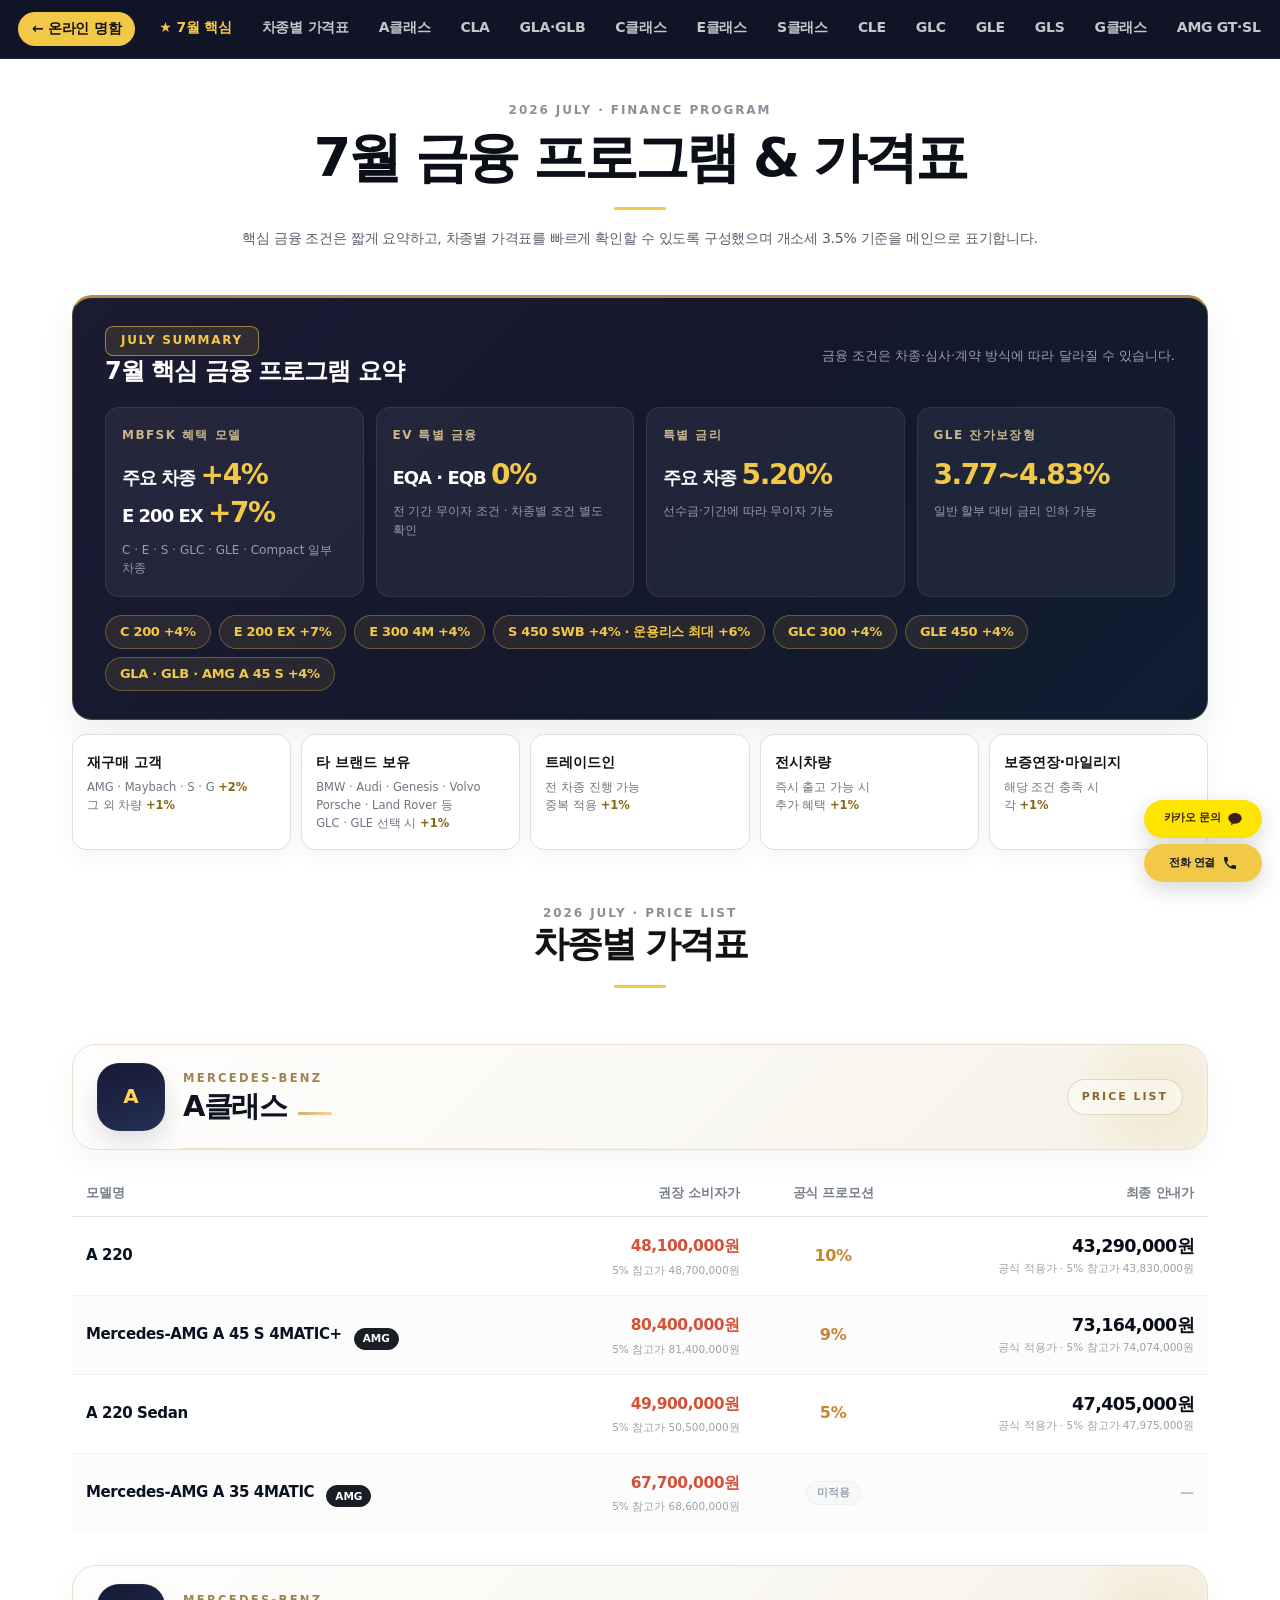
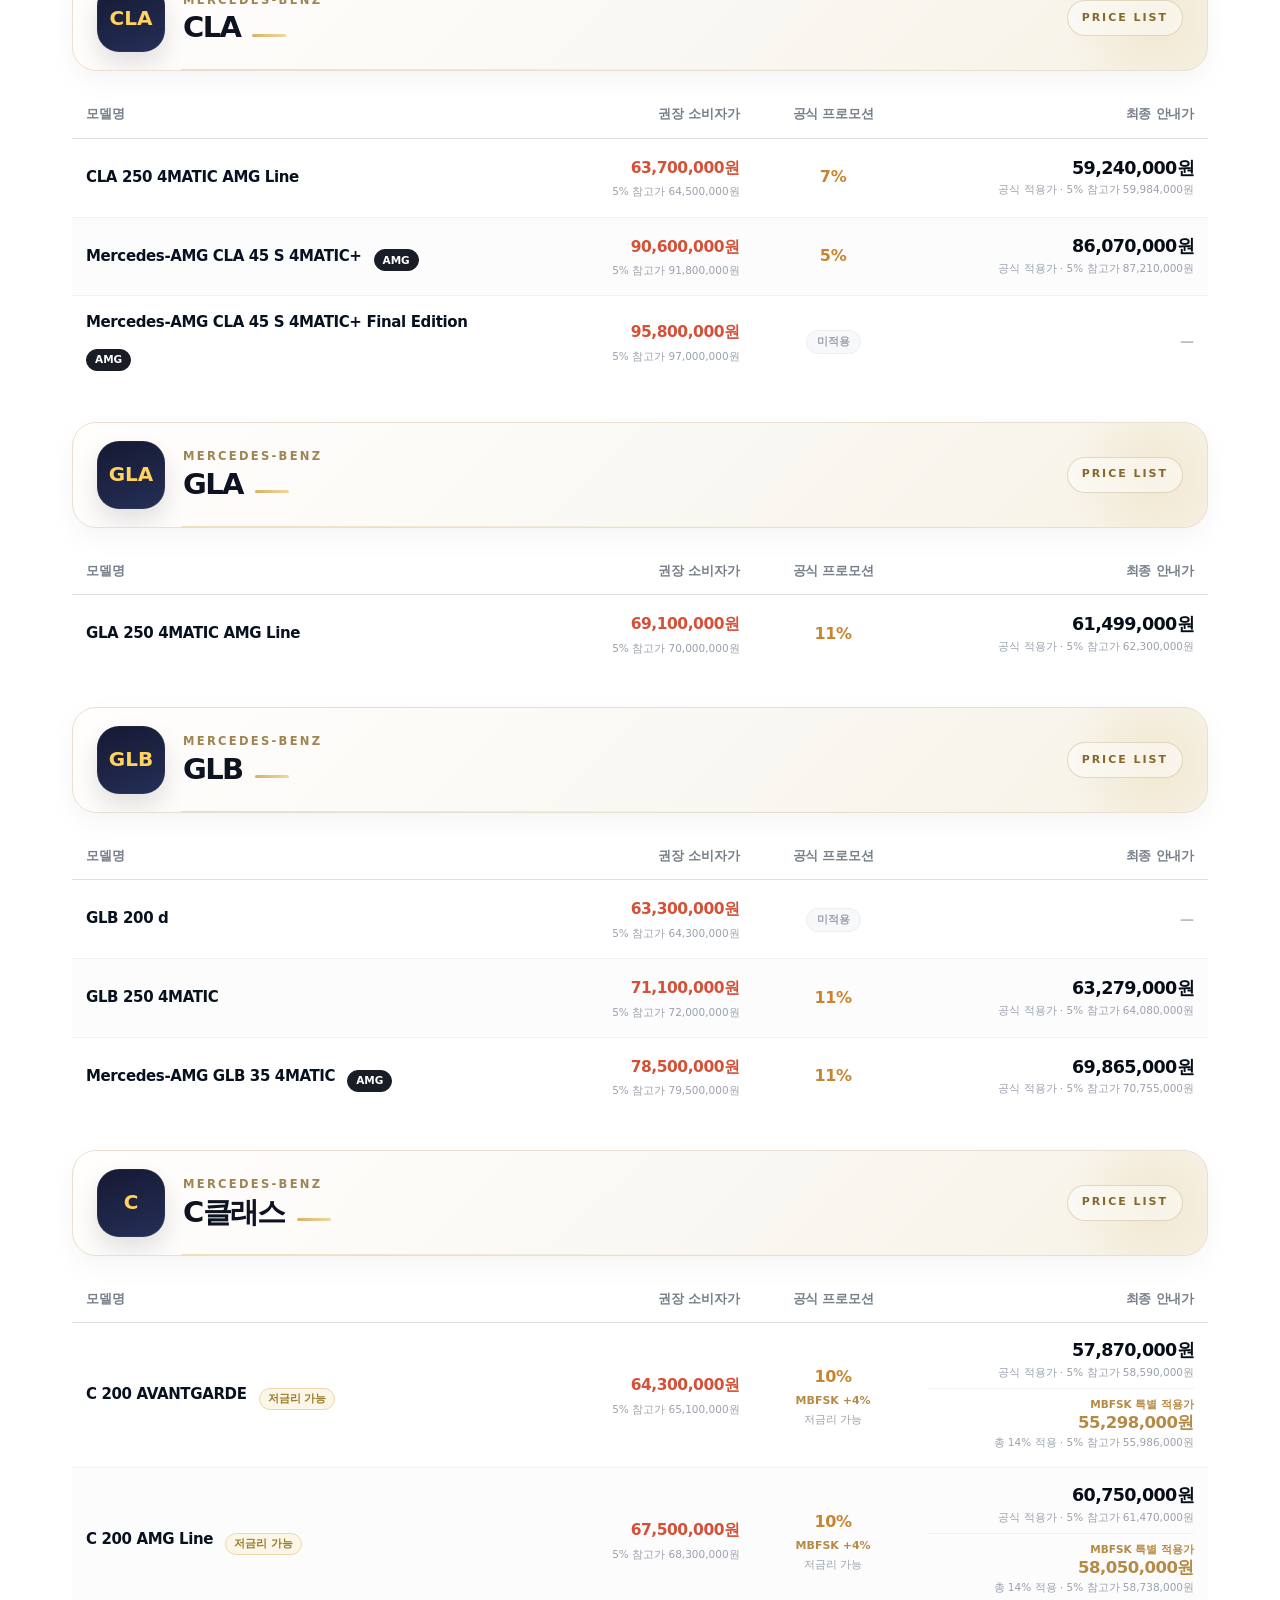
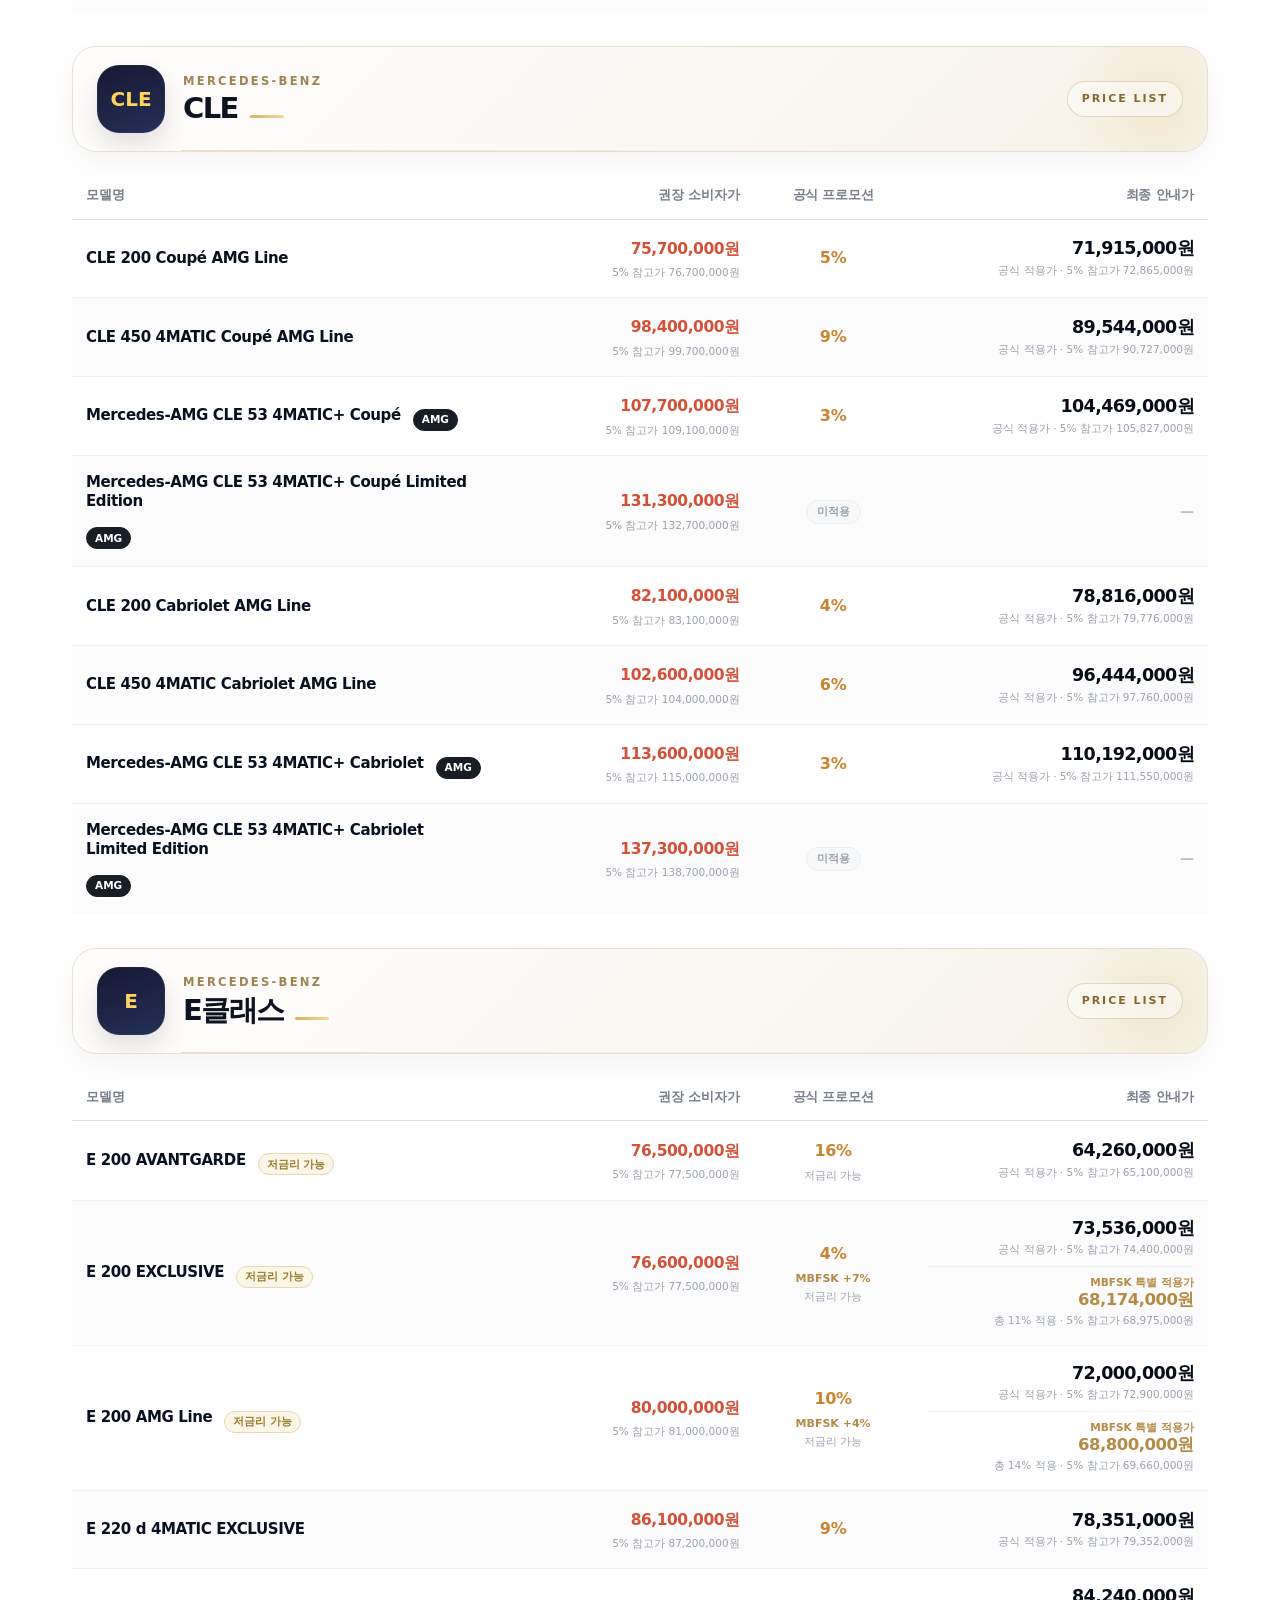
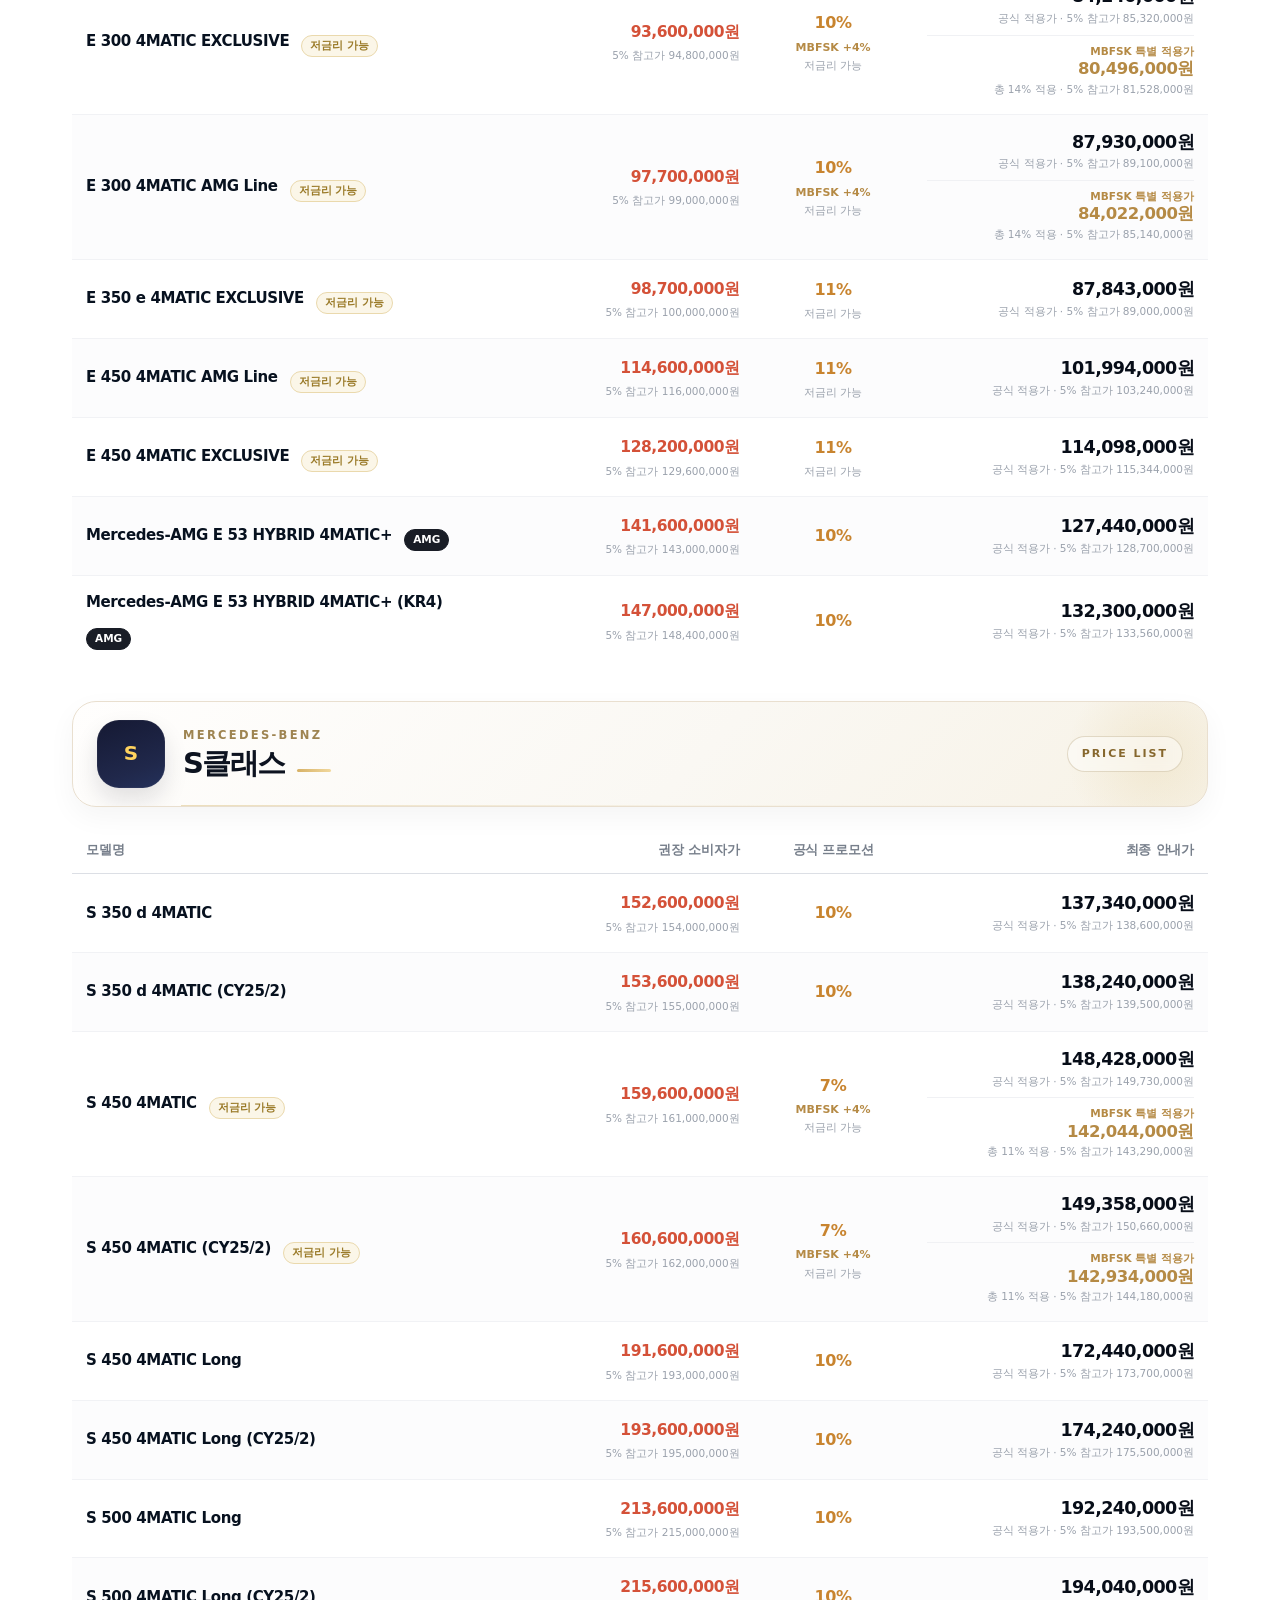
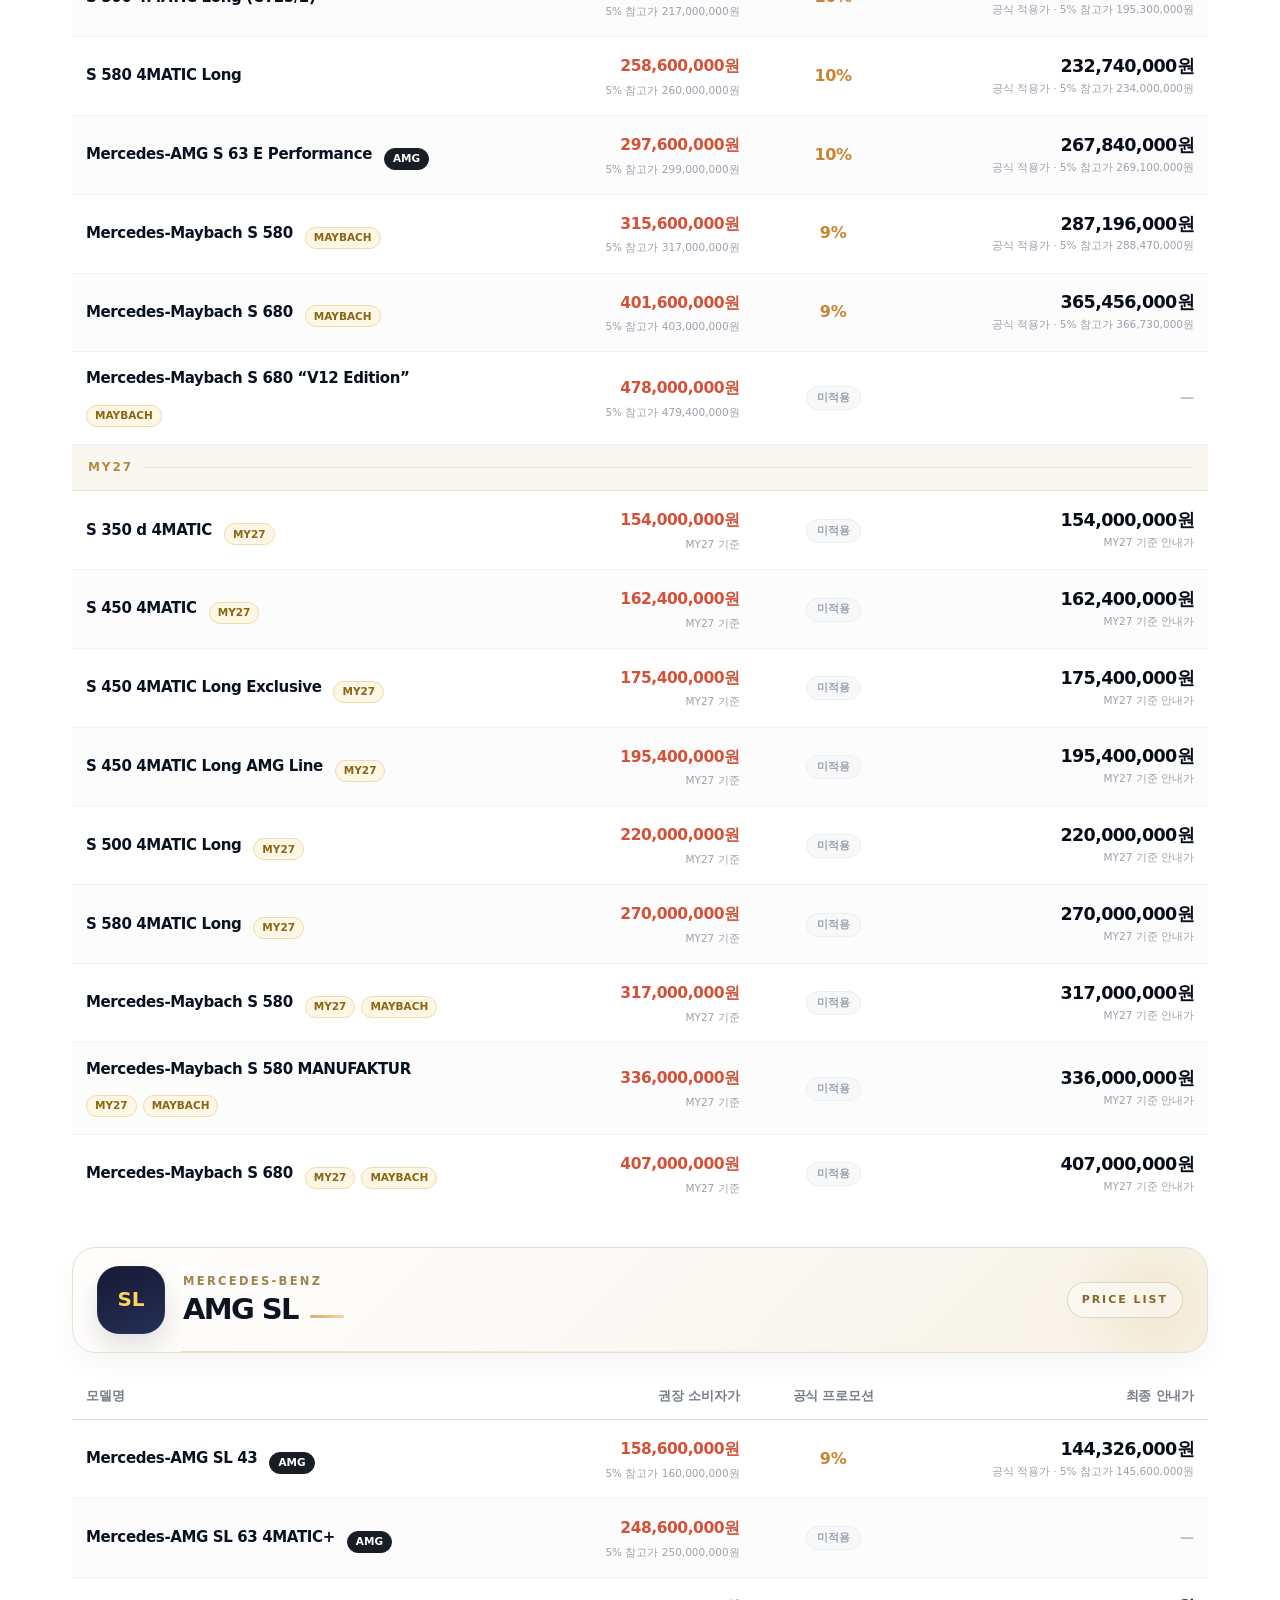
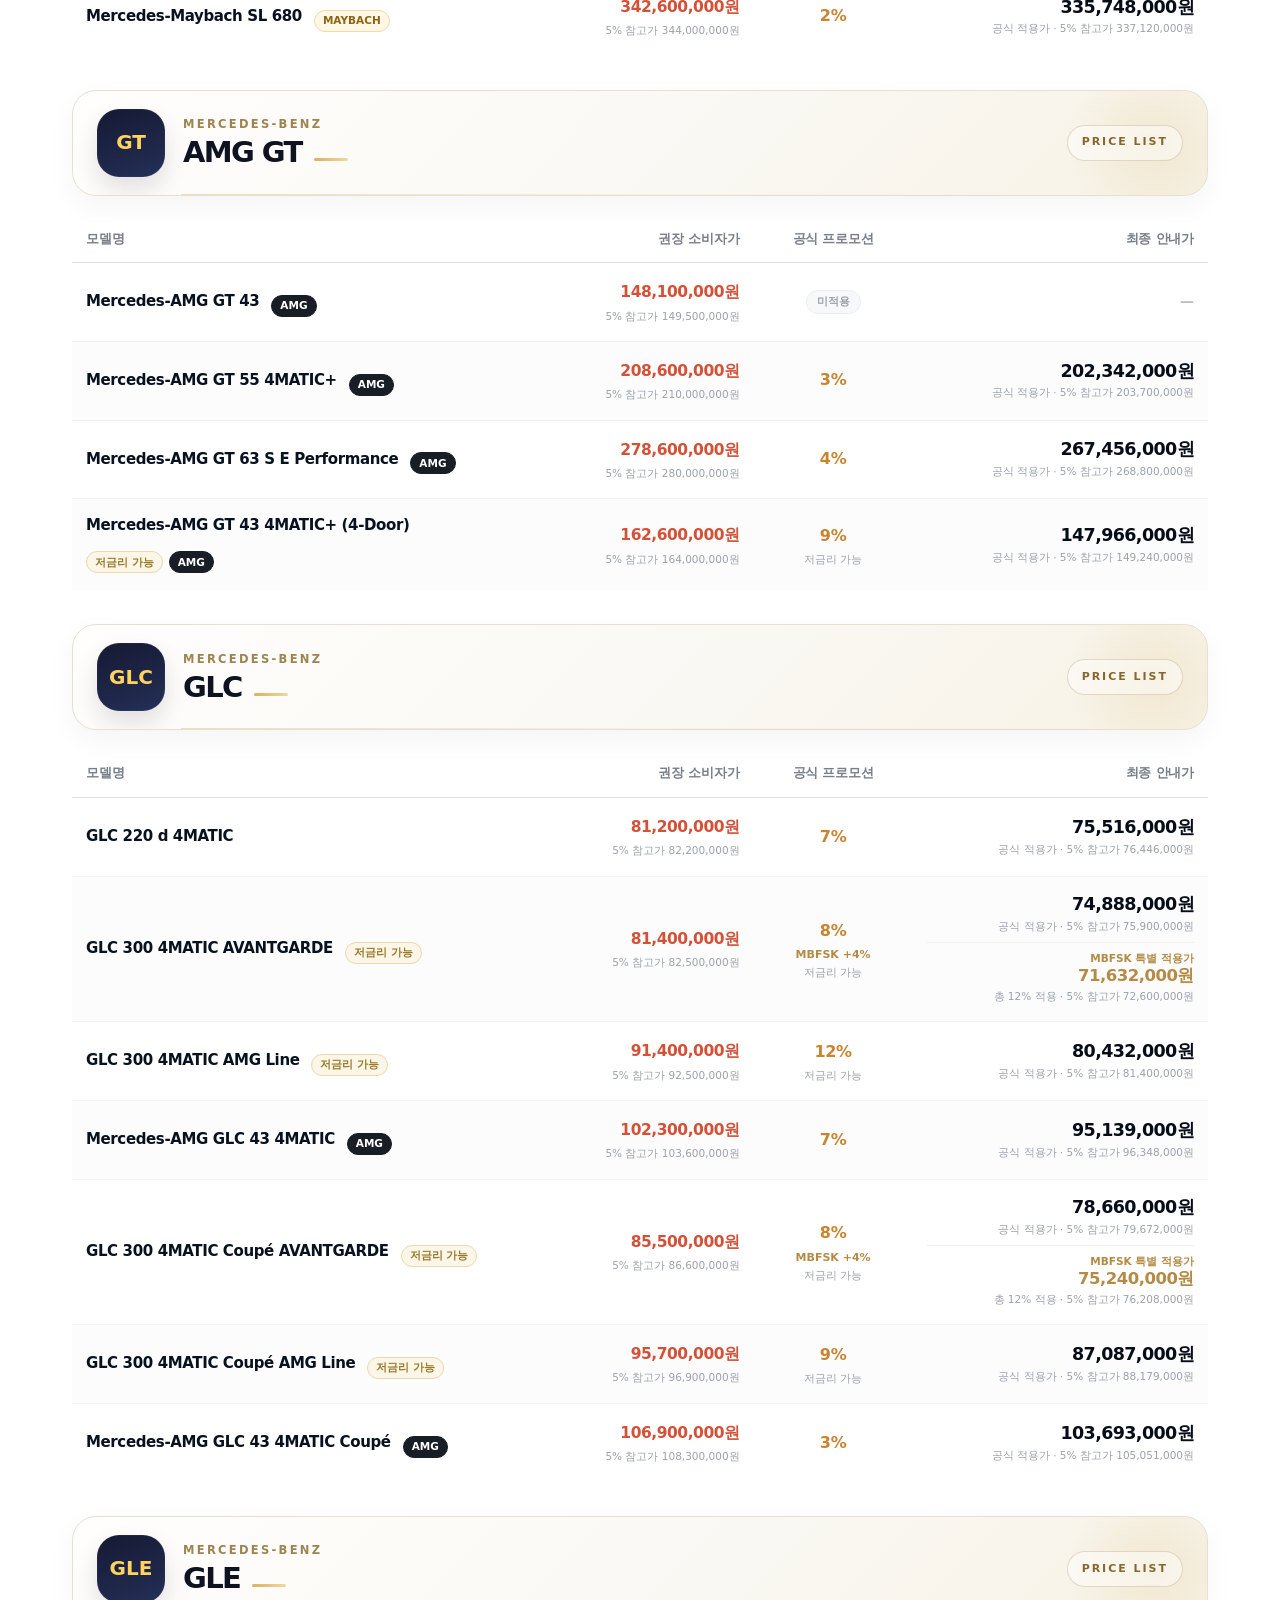
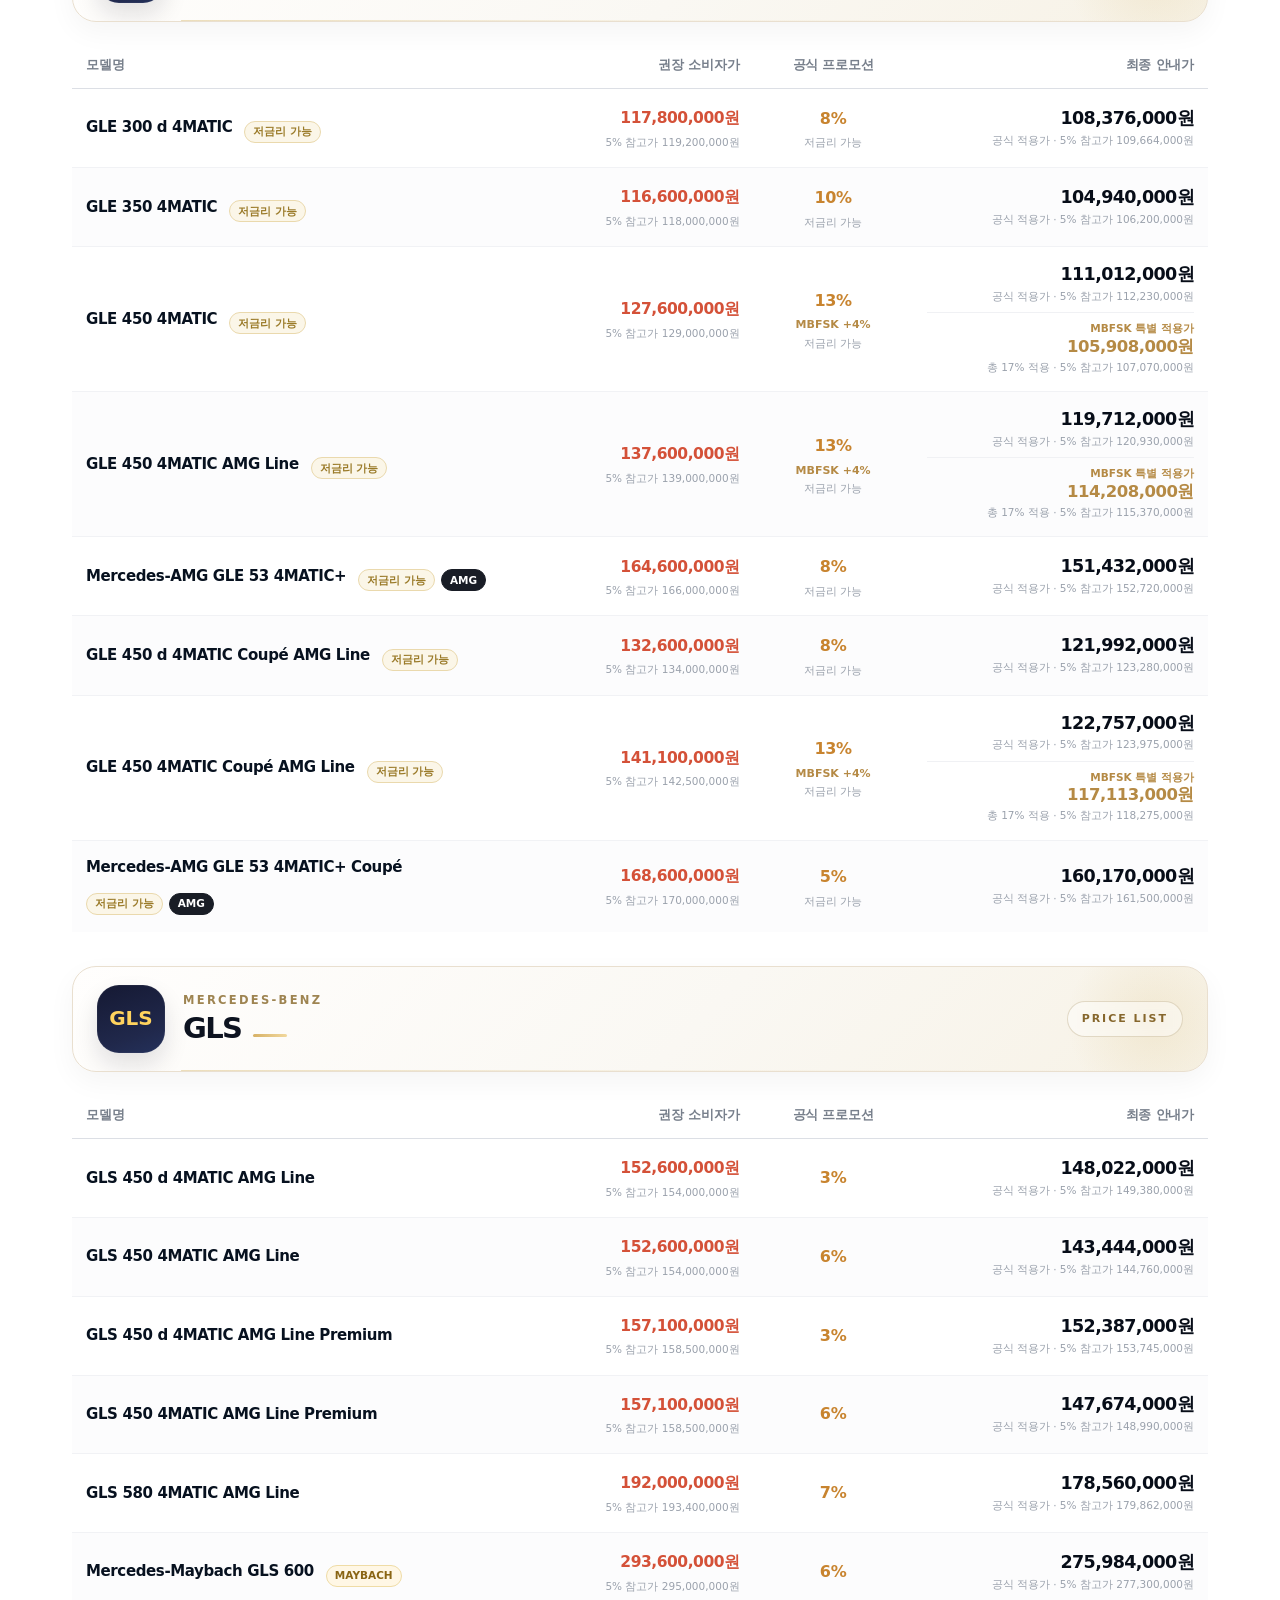
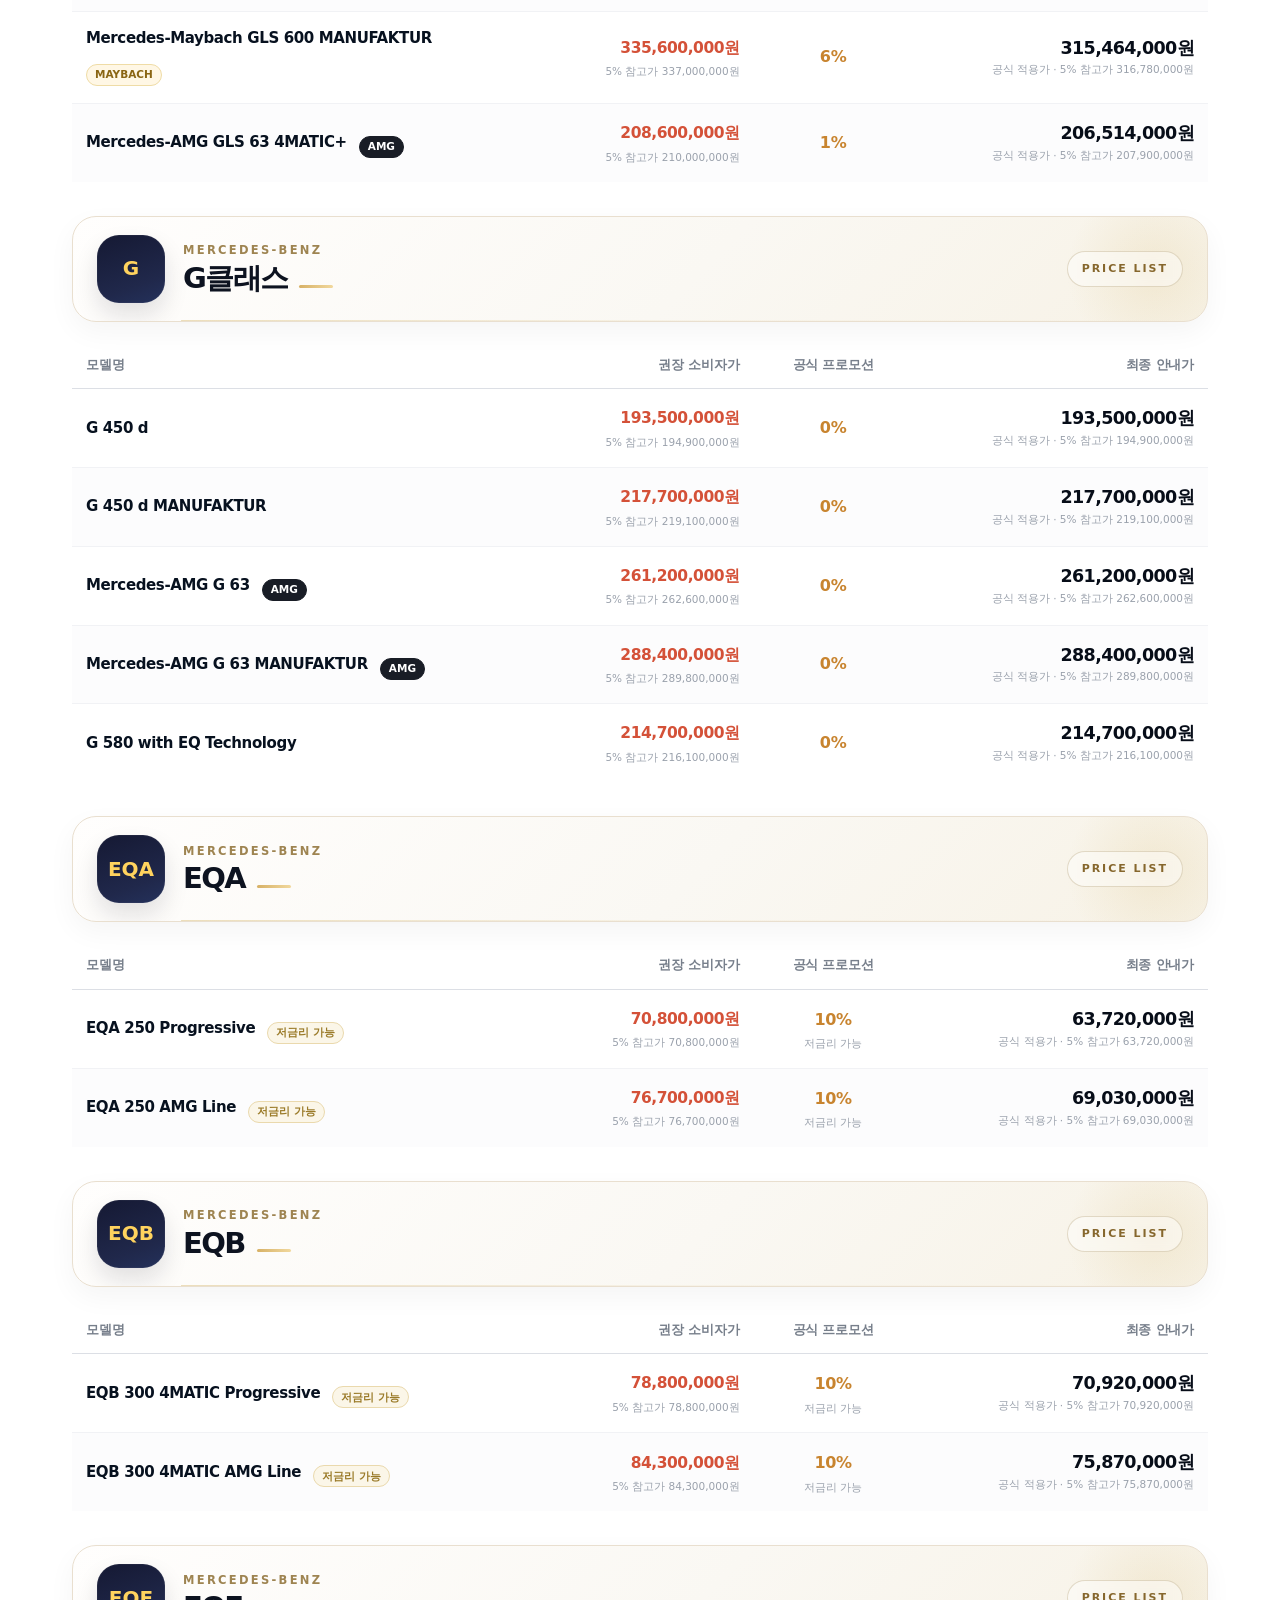
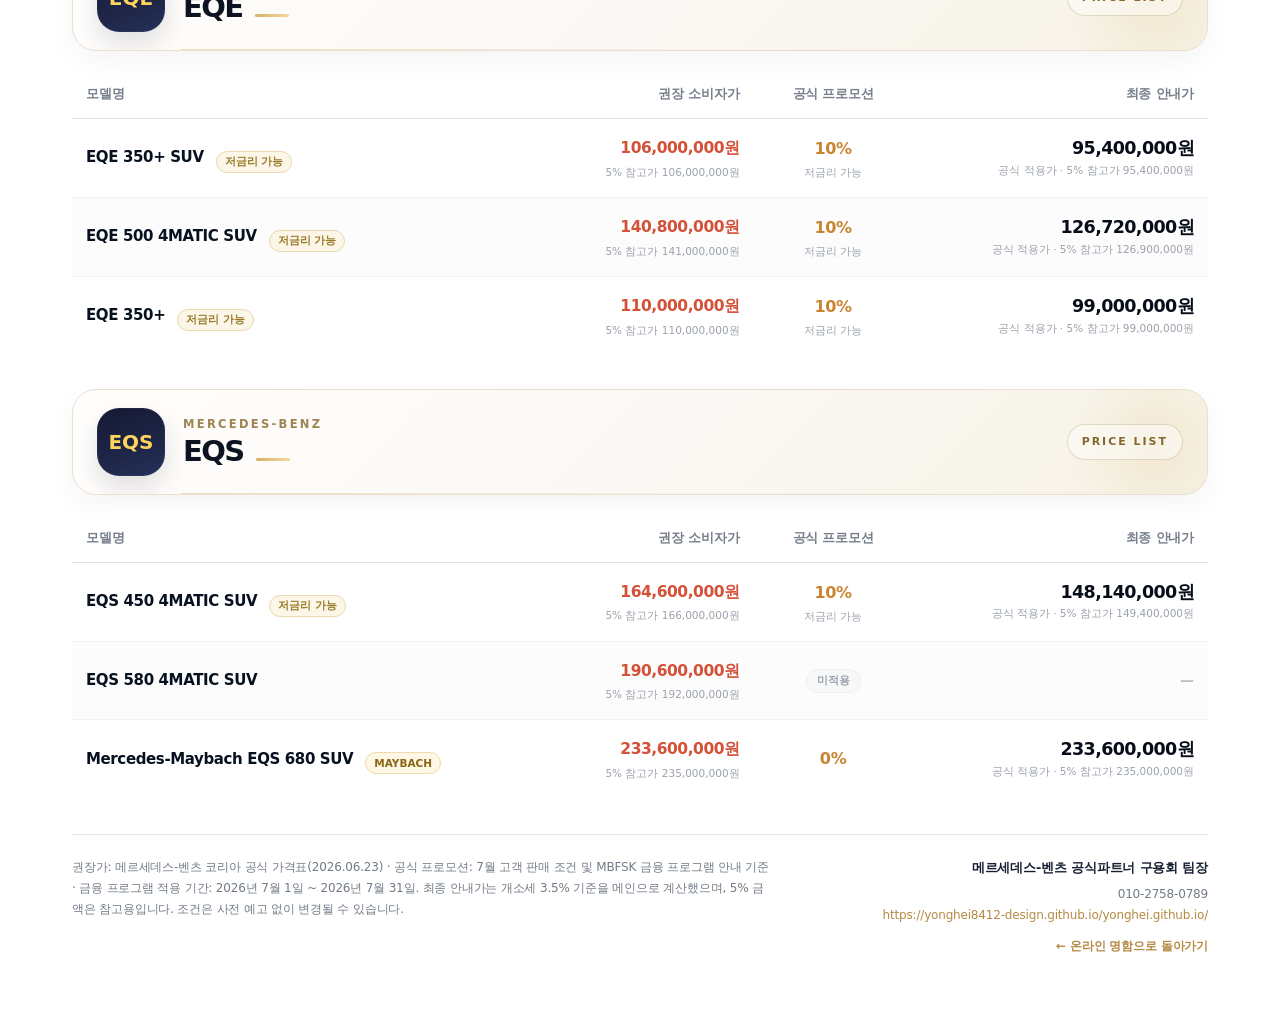
<file: price.html>
<!DOCTYPE html>
<html lang="ko">
<head>
<meta charset="UTF-8">
<meta name="viewport" content="width=device-width, initial-scale=1.0">

  <meta name="description" content="7월 금융 프로그램과 차종별 가격표를 한눈에 확인하실 수 있습니다.">
  <meta property="og:title" content="메르세데스-벤츠 7월 프로모션 및 가격표">
  <meta property="og:description" content="7월 금융 프로그램과 차종별 가격표를 한눈에 확인하실 수 있습니다.">
  <meta property="og:type" content="website">
  <meta property="og:url" content="https://yonghei8412-design.github.io/yonghei.github.io/price.html">
  <meta name="twitter:title" content="메르세데스-벤츠 7월 프로모션 및 가격표">
  <meta name="twitter:description" content="7월 금융 프로그램과 차종별 가격표를 한눈에 확인하실 수 있습니다.">
<title>메르세데스-벤츠 7월 프로모션 및 가격표</title>
<style>
:root{
  --navy:#17172d;
  --navy2:#101426;
  --card:#1c1c33;
  --gold:#f2c847;
  --gold2:#d5ad54;
  --bronze:#b58a45;
  --platinum:#c9b78b;
  --platinum2:#8f866f;
  --ink:#111111;
  --text:#202733;
  --muted:#7c8290;
  --line:#e5e7ec;
  --line2:#f0f1f4;
  --red:#d45138;
  --orange:#c8842f;
  --cream:#f8f4ea;
  --paper:#ffffff;
  --shadow:0 14px 34px rgba(15,18,34,.07);
}
*{box-sizing:border-box;margin:0;padding:0}
html{scroll-behavior:smooth;-webkit-font-smoothing:antialiased}
body{
  font-family:"Pretendard Variable","Pretendard","SUIT","Apple SD Gothic Neo","Malgun Gothic",-apple-system,BlinkMacSystemFont,"Segoe UI",Arial,sans-serif;
  background:#fff;color:var(--text);font-size:14px;line-height:1.65;
  font-feature-settings:"tnum" 1;font-variant-numeric:tabular-nums;text-rendering:optimizeLegibility;
}
.topbar-wrap{position:sticky;top:0;z-index:50;background:var(--navy2);border-bottom:1px solid rgba(255,255,255,.08)}
.topbar{max-width:1280px;margin:0 auto;padding:0 18px;display:flex;align-items:center;gap:10px;overflow-x:auto;white-space:nowrap;scrollbar-width:none}
.topbar::-webkit-scrollbar{display:none}
.topbar a{color:rgba(255,255,255,.76);text-decoration:none;height:58px;display:inline-flex;align-items:center;padding:0 10px;font-size:14px;font-weight:650;letter-spacing:-.02em;border-bottom:3px solid transparent;transition:.16s ease;flex:0 0 auto;cursor:pointer;touch-action:manipulation;-webkit-tap-highlight-color:transparent}
.topbar a:hover{color:#fff;border-bottom-color:rgba(242,200,71,.72)}
.topbar a.best{color:var(--gold);font-weight:760}
.topbar a.best:before{content:"★";margin-right:5px;font-size:14px}

.topbar a.home-back{
  color:#111;background:var(--gold);border-radius:999px;height:34px;
  padding:0 14px;margin-right:4px;font-weight:820;border-bottom:0;
}
.topbar a.home-back:hover{color:#111;background:#ffe08a;border-bottom:0}
@media(max-width:720px){
  .topbar a.home-back{position:sticky;left:0;z-index:2;box-shadow:8px 0 14px rgba(16,20,38,.22)}
}


.wrap{max-width:1180px;margin:0 auto;padding:0 22px 60px}
.hero{text-align:center;padding:42px 0 26px}
.eyebrow{font-size:12px;letter-spacing:.24em;color:#8a8f99;font-weight:720;text-transform:uppercase}
h1{margin-top:8px;font-size:38px;line-height:1.14;letter-spacing:-.05em;font-weight:820;color:#111}
.title-line{width:52px;height:3px;border-radius:999px;background:var(--gold);margin:20px auto 0}
.desc{margin:16px auto 0;max-width:1040px;color:#575f6e;font-size:14px;line-height:1.75;letter-spacing:-.02em}

.finance-brief{
  background:linear-gradient(135deg,#1b1b32 0%,#15182d 52%,#101d30 100%);
  border:1px solid rgba(213,173,84,.32);
  border-top:3px solid var(--bronze);
  border-radius:20px;
  padding:28px 32px;
  color:#fff;
  box-shadow:var(--shadow);
  margin:18px 0 0;
}
.brief-head{display:flex;align-items:center;justify-content:space-between;gap:20px;margin-bottom:20px}
.brief-label{
  display:inline-flex;align-items:center;height:30px;padding:0 15px;border-radius:8px;
  border:1px solid rgba(242,200,71,.55);
  background:rgba(242,200,71,.11);
  color:var(--gold);
  font-size:12px;font-weight:850;letter-spacing:.14em;text-transform:uppercase;
}
.brief-title{font-size:24px;font-weight:830;letter-spacing:-.04em;line-height:1.3}
.brief-note{color:rgba(255,255,255,.58);font-size:13px;text-align:right;line-height:1.6;max-width:360px}
.brief-grid{display:grid;grid-template-columns:repeat(4,1fr);gap:12px}
.brief-card{background:rgba(255,255,255,.055);border:1px solid rgba(255,255,255,.08);border-radius:14px;padding:18px 16px;min-height:116px}
.brief-k{color:var(--platinum);font-size:12px;font-weight:820;letter-spacing:.12em;text-transform:uppercase}
.brief-v{margin-top:10px;color:#fff;font-size:18px;font-weight:820;line-height:1.38;letter-spacing:-.04em}
.brief-v .big{color:var(--gold);font-size:28px;font-weight:900;letter-spacing:-.05em}
.brief-d{margin-top:8px;color:rgba(255,255,255,.55);font-size:12px;line-height:1.55}
.pill-row{display:flex;flex-wrap:wrap;gap:8px;margin-top:18px}
.pill{
  display:inline-flex;align-items:center;min-height:34px;padding:0 14px;border-radius:999px;
  background:rgba(242,200,71,.09);border:1px solid rgba(242,200,71,.32);
  color:var(--gold);font-weight:780;font-size:13px;letter-spacing:-.025em;
}
.benefit-strip{
  display:grid;grid-template-columns:repeat(5,1fr);gap:10px;margin-top:14px;
}
.benefit-mini{
  background:#fff;border:1px solid #e5dfd3;border-radius:14px;padding:16px 14px;
  box-shadow:0 8px 22px rgba(15,18,34,.04);
}
.benefit-mini b{display:block;color:#111;font-size:14px;margin-bottom:5px}
.benefit-mini span{color:#8a6514;font-weight:850}
.benefit-mini p{color:#6f7480;font-size:11.5px;line-height:1.55}

.price-anchor{padding-top:42px}
.price-heading{text-align:center;padding:12px 0 22px}
.price-heading h2{font-size:36px;letter-spacing:-.05em;line-height:1.15;color:#111}
.price-heading .eyebrow{font-size:12px}
.class-block{padding:34px 0 0;scroll-margin-top:82px}
.class-head{display:flex;align-items:center;justify-content:space-between;gap:18px;padding:18px 24px;border:1px solid #e9dfcf;border-radius:24px;background:linear-gradient(135deg,#fffefd 0%,#faf8f3 55%,#f7f2e6 100%);box-shadow:0 10px 28px rgba(17,19,26,.045);margin-bottom:14px;position:relative;overflow:hidden}
.class-badge{width:68px;height:68px;border-radius:22px;background:linear-gradient(160deg,#151933 0%,#20284b 70%,#24315b 100%);color:#ffd35e;display:flex;align-items:center;justify-content:center;font-size:20px;font-weight:900;flex:0 0 auto;box-shadow:inset 0 0 0 1px rgba(255,255,255,.04), 0 12px 24px rgba(15,18,34,.12)}
.class-meta{font-size:11.5px;letter-spacing:.20em;color:#9e8451;font-weight:820;text-transform:uppercase;line-height:1.1}
.class-title{margin-top:7px;font-size:29px;letter-spacing:-.05em;line-height:1.02;font-weight:840;color:#0d1320}
table{width:100%;border-collapse:collapse;table-layout:fixed}
col.c1{width:38%} col.c2{width:22%} col.c3{width:14%} col.c4{width:26%}
thead th{padding:18px 14px 13px;border-bottom:1px solid #dcdfe5;color:#777f8b;font-size:13px;font-weight:700;text-align:right;letter-spacing:-.015em}
thead th:first-child,tbody td:first-child{text-align:left}
tbody td{padding:17px 14px;border-bottom:1px solid #f1f2f5;vertical-align:middle;text-align:right;background:#fff}
tbody tr:last-child td{border-bottom:0}

thead th:nth-child(3),tbody td:nth-child(3){text-align:center}


.class-head::before{
  content:"";
  position:absolute;
  right:-36px;
  top:-36px;
  width:180px;
  height:180px;
  border-radius:50%;
  background:radial-gradient(circle, rgba(212,180,101,.18), rgba(212,180,101,0) 68%);
  pointer-events:none;
}
.class-head::after{
  content:"";
  position:absolute;
  left:108px;
  right:24px;
  bottom:0;
  height:1px;
  background:linear-gradient(90deg, rgba(212,180,101,.42), rgba(212,180,101,.08), rgba(212,180,101,0));
}
.class-main{
  display:flex;
  align-items:center;
  gap:16px;
  min-width:0;
  position:relative;
  z-index:1;
}
.class-title-row{
  display:flex;
  align-items:flex-end;
  gap:12px;
}
.class-line{
  width:34px;
  height:3px;
  border-radius:999px;
  background:linear-gradient(90deg, #d7b166, #f1d89d);
  margin-bottom:6px;
}
.class-mark{
  display:inline-flex;
  align-items:center;
  justify-content:center;
  min-width:96px;
  height:36px;
  padding:0 14px;
  border-radius:999px;
  border:1px solid rgba(158,132,81,.28);
  background:rgba(255,255,255,.48);
  color:#86672d;
  font-size:11px;
  font-weight:820;
  letter-spacing:.18em;
  text-transform:uppercase;
  position:relative;
  z-index:1;
  backdrop-filter: blur(4px);
}
@media(max-width:800px){
  .class-head{padding:14px 16px;border-radius:20px;gap:12px}
  .class-badge{width:54px;height:54px;border-radius:18px;font-size:16px}
  .class-main{gap:12px}
  .class-mark{min-width:auto;height:30px;padding:0 10px;font-size:10px;letter-spacing:.14em}
  .class-title{font-size:24px}
  .class-line{width:22px;height:2px;margin-bottom:5px}
  .class-head::after{left:86px;right:18px}
}

tbody tr:nth-child(even) td{background:#fcfcfd}
tbody tr:hover td{background:#faf8f3}
.class-lead{min-width:0;position:relative;padding-left:2px}
.model-cell{display:flex;flex-wrap:wrap;align-items:center;gap:8px 10px;min-width:0}
.model-cell .model-name{margin-right:2px}
.tags{display:flex;gap:6px;flex-wrap:wrap;margin-top:0}
.tag{height:22px;display:inline-flex;align-items:center;padding:0 9px;border-radius:999px;border:1px solid var(--line);background:#f7f8fa;color:#65707c;font-size:10.5px;font-weight:700}
.year-row td{background:#fbf8f1!important}
thead tr th{background:#fff}
@media(max-width:800px){
  .class-block{padding:24px 0 0;scroll-margin-top:74px}
  .class-head{gap:12px;padding:14px 15px;border-radius:16px;margin-bottom:10px}
  .class-badge{width:52px;height:52px;border-radius:15px;font-size:15px}
  .class-title{font-size:24px}
}

thead th:nth-child(2),tbody td:nth-child(2),
thead th:nth-child(4),tbody td:nth-child(4){text-align:right}

.model-name{font-size:15px;font-weight:730;color:#07111f;line-height:1.28;letter-spacing:-.025em;word-break:keep-all}
.tags{display:flex;gap:6px;flex-wrap:wrap;margin-top:8px}
.tag{height:22px;display:inline-flex;align-items:center;padding:0 8px;border-radius:999px;border:1px solid var(--line);background:#f7f8fa;color:#65707c;font-size:10.5px;font-weight:700}
.tag.dark{background:#191d26;border-color:#191d26;color:#fff}
.tag.gold{background:#fff7e5;border-color:#efdca6;color:#8a6514}
.tag.blue{background:#fbf6e8;border-color:#ead9ad;color:#9a7a28}
.price-main{font-size:15.5px;font-weight:720;color:var(--red);letter-spacing:-.03em}
.sub{margin-top:3px;color:#9aa1ac;font-size:10.5px;line-height:1.45}
.promo-main{font-size:16px;font-weight:800;color:var(--orange);letter-spacing:-.02em}
.promo-sub{margin-top:3px;color:var(--bronze);font-size:11px;font-weight:720;line-height:1.4}
.promo-note{margin-top:3px;color:#9aa1ac;font-size:10.5px;line-height:1.4}
.final-main{font-size:17.5px;font-weight:820;color:#070d18;letter-spacing:-.035em;line-height:1.25}
.final-sub{margin-top:3px;color:#9aa1ac;font-size:10.5px;line-height:1.45}
.mbfs-box{margin-top:8px;padding-top:8px;border-top:1px solid var(--line2)}
.mbfs-label{color:var(--bronze);font-size:10.5px;font-weight:820;line-height:1.4}
.mbfs-price{margin-top:1px;color:var(--bronze);font-size:16.5px;font-weight:820;letter-spacing:-.03em;line-height:1.25}
.mbfs-ref{margin-top:2px;color:#9aa1ac;font-size:10.5px;line-height:1.4}
.dash{color:#b8bec8;font-weight:700}
.na{display:inline-flex;align-items:center;justify-content:center;height:24px;padding:0 10px;border-radius:999px;background:#f7f8fa;border:1px solid #eceef2;color:#9aa1ac;font-size:11px;font-weight:760}
.mobile-cards{display:none}
.footnote{margin-top:36px;padding:22px 0 0;border-top:1px solid var(--line);display:grid;grid-template-columns:1.25fr .75fr;gap:18px;color:#727b87;font-size:12px;line-height:1.75;letter-spacing:-.015em}
.contact{text-align:right}
.contact b{display:block;color:#172033;font-size:13px;margin-bottom:4px}
.url{color:var(--bronze);word-break:break-all}


.year-row td{
  padding:13px 16px!important;
  background:#faf7f0!important;
  border-bottom:1px solid #eadfc8!important;
  text-align:left!important;
}
.year-divider{
  display:flex;align-items:center;gap:10px;
  color:#b58a45;font-size:12px;font-weight:900;
  letter-spacing:.16em;text-transform:uppercase;
}
.year-divider:after{
  content:"";height:1px;background:#eadfc8;flex:1;
}
.rent-main{
  color:var(--bronze);font-size:13px;font-weight:820;letter-spacing:-.02em;
}
.m-year-divider{
  margin:18px 0 6px;padding:10px 12px;border-radius:10px;
  background:#faf7f0;border:1px solid #eadfc8;
  color:#b58a45;font-size:12px;font-weight:900;letter-spacing:.16em;
}

@media(max-width:900px){
  .brief-grid{grid-template-columns:repeat(2,1fr)}
  .benefit-strip{grid-template-columns:repeat(2,1fr)}
}
@media(max-width:800px){
  .topbar a{height:54px;font-size:13px;padding:0 9px}
  .wrap{padding:0 14px 48px}
  .hero{padding:30px 0 20px}
  h1{font-size:28px}
  .desc{font-size:13px;max-width:100%}
  .finance-brief{padding:22px 18px;border-radius:18px}
  .brief-head{display:block;margin-bottom:16px}
  .brief-title{font-size:21px;margin-top:12px}
  .brief-note{text-align:left;margin-top:8px;max-width:none}
  .brief-grid{grid-template-columns:1fr;gap:9px}
  .brief-card{min-height:auto;padding:15px}
  .brief-v .big{font-size:24px}
  .pill-row{gap:7px;margin-top:14px}
  .pill{min-height:31px;padding:0 11px;font-size:12px}
  .benefit-strip{grid-template-columns:1fr;gap:8px}
  .benefit-mini{padding:13px 14px}
  .desktop-tables{display:none}
  .mobile-cards{display:block}
  .price-anchor{padding-top:34px}
  .price-heading h2{font-size:28px}
  .class-block{padding:18px 0 0;scroll-margin-top:74px}
  .class-head{gap:10px;padding-bottom:12px}
  .class-badge{width:44px;height:44px;border-radius:12px;font-size:13px}
  .class-meta{font-size:10px}
  .class-title{font-size:21px}
  .m-card{background:#fff;border:1px solid var(--line);border-radius:15px;padding:13px;margin:8px 0 0;box-shadow:0 10px 24px rgba(15,18,34,.05)}
  .m-grid{display:grid;grid-template-columns:1fr 1fr;gap:7px;margin-top:10px}
  .m-box{background:#fbfcfd;border:1px solid var(--line2);border-radius:11px;padding:10px}
  .m-k{font-size:10.5px;font-weight:800;color:#7d8490;margin-bottom:5px}
  .m-final{margin-top:7px;background:#fff;border:1px solid #e3ddcc;border-radius:12px;padding:10px}
  .price-main{font-size:14.5px}
  .promo-main{font-size:15px}
  .final-main{font-size:18px}
  .footnote{display:block;font-size:11px;padding-bottom:20px}
  .contact{text-align:left;margin-top:14px}
}
@media print{
  .topbar-wrap,.finance-brief,.benefit-strip,.desc{display:none}
  .hero{padding:0 0 18px}
  h1{font-size:22px}
  .wrap{max-width:none;padding:0}
}

/* FLOATING CONTACT DOCK */
.price-float-wrap{
  position:fixed;right:1.1rem;bottom:1.1rem;z-index:220;
  display:grid;gap:.42rem;
}
.price-float-btn{
  min-width:118px;height:38px;border-radius:999px;
  display:inline-flex;align-items:center;justify-content:center;gap:.42rem;
  text-decoration:none;box-shadow:0 7px 22px rgba(0,0,0,.16);
  transition:transform .22s,box-shadow .22s,filter .22s;
  padding:0 .78rem;font-size:11.2px;font-weight:850;letter-spacing:-.03em;
}
.price-float-btn:hover{transform:translateY(-2px);box-shadow:0 10px 28px rgba(0,0,0,.22);filter:brightness(1.03)}
.price-float-btn svg{width:16px;height:16px;flex-shrink:0}
.price-float-kakao{background:#FEE500;color:#3C1E1E}
.price-float-phone{background:var(--gold);color:#111827}
@media(max-width:720px){
  body{padding-bottom:64px}
  .price-float-wrap{left:.8rem;right:.8rem;bottom:.75rem;grid-template-columns:1fr 1fr;gap:.42rem}
  .price-float-btn{min-width:0;width:100%;height:40px;padding:0 .62rem;font-size:11px}
  .price-float-btn svg{width:15px;height:15px}
}


/* PERSONAL PRICE TYPOGRAPHY REFINEMENT */
body,
table,
input,
button,
textarea{
  font-family:"Noto Sans KR", system-ui, -apple-system, BlinkMacSystemFont, "Segoe UI", sans-serif;
}
.hero h1,
h1,
h2,
.class-title,
.brief-v,
.section-title,
.title-strong{
  font-family:"Noto Sans KR", system-ui, -apple-system, BlinkMacSystemFont, "Segoe UI", sans-serif !important;
  font-weight:900 !important;
  letter-spacing:-0.055em !important;
}
.hero h1{
  font-size:54px !important;
  line-height:1.08 !important;
  color:#0b0f18 !important;
}
.eyebrow{
  letter-spacing:.16em !important;
  font-weight:700 !important;
}
.desc{
  font-weight:500;
}
@media(max-width:900px){
  .hero h1{
    font-size:38px !important;
    line-height:1.12 !important;
  }
}
@media(max-width:640px){
  .hero h1{
    font-size:30px !important;
    line-height:1.15 !important;
  }
}

</style>
</head>
<body>
<div class="topbar-wrap">
  <nav class="topbar" id="topbar">
    <a href="https://yonghei8412-design.github.io/yonghei.github.io/" class="home-back">← 온라인 명함</a>
    <a href="#financeSummary" class="best">7월 핵심</a>
    <a href="#priceList">차종별 가격표</a>
  </nav>
</div>

<div class="wrap">
  <section class="hero" id="top">
    <div class="eyebrow">2026 JULY · FINANCE PROGRAM</div>
    <h1>7월 금융 프로그램 & 가격표</h1>
    <div class="title-line"></div>
    <p class="desc">핵심 금융 조건은 짧게 요약하고, 차종별 가격표를 빠르게 확인할 수 있도록 구성했으며 개소세 3.5% 기준을 메인으로 표기합니다.</p>
  </section>

  <section class="finance-brief" id="financeSummary">
    <div class="brief-head">
      <div>
        <div class="brief-label">JULY SUMMARY</div>
        <div class="brief-title">7월 핵심 금융 프로그램 요약</div>
      </div>
      <p class="brief-note">금융 조건은 차종·심사·계약 방식에 따라 달라질 수 있습니다.</p>
    </div>

    <div class="brief-grid">
      <div class="brief-card">
        <div class="brief-k">MBFSK 혜택 모델</div>
        <div class="brief-v">주요 차종 <span class="big">+4%</span><br>E 200 EX <span class="big">+7%</span></div>
        <div class="brief-d">C · E · S · GLC · GLE · Compact 일부 차종</div>
      </div>
      <div class="brief-card">
        <div class="brief-k">EV 특별 금융</div>
        <div class="brief-v">EQA · EQB <span class="big">0%</span></div>
        <div class="brief-d">전 기간 무이자 조건 · 차종별 조건 별도 확인</div>
      </div>
      <div class="brief-card">
        <div class="brief-k">특별 금리</div>
        <div class="brief-v">주요 차종 <span class="big">5.20%</span></div>
        <div class="brief-d">선수금·기간에 따라 무이자 가능</div>
      </div>
      <div class="brief-card">
        <div class="brief-k">GLE 잔가보장형</div>
        <div class="brief-v"><span class="big">3.77~4.83%</span></div>
        <div class="brief-d">일반 할부 대비 금리 인하 가능</div>
      </div>
    </div>

    <div class="pill-row">
      <span class="pill">C 200 +4%</span>
      <span class="pill">E 200 EX +7%</span>
      <span class="pill">E 300 4M +4%</span>
      <span class="pill">S 450 SWB +4% · 운용리스 최대 +6%</span>
      <span class="pill">GLC 300 +4%</span>
      <span class="pill">GLE 450 +4%</span>
      <span class="pill">GLA · GLB · AMG A 45 S +4%</span>
    </div>
  </section>

  <section class="benefit-strip" aria-label="공통 추가 혜택">
    <div class="benefit-mini"><b>재구매 고객</b><p>AMG · Maybach · S · G <span>+2%</span><br>그 외 차량 <span>+1%</span></p></div>
    <div class="benefit-mini"><b>타 브랜드 보유</b><p>BMW · Audi · Genesis · Volvo<br>Porsche · Land Rover 등<br>GLC · GLE 선택 시 <span>+1%</span></p></div>
    <div class="benefit-mini"><b>트레이드인</b><p>전 차종 진행 가능<br>중복 적용 <span>+1%</span></p></div>
    <div class="benefit-mini"><b>전시차량</b><p>즉시 출고 가능 시<br>추가 혜택 <span>+1%</span></p></div>
    <div class="benefit-mini"><b>보증연장·마일리지</b><p>해당 조건 충족 시<br>각 <span>+1%</span></p></div>
  </section>

  <section id="priceList" class="price-anchor">
    <div class="price-heading">
      <div class="eyebrow">2026 JULY · PRICE LIST</div>
      <h2>차종별 가격표</h2>
      <div class="title-line"></div>
    </div>
    <div id="desktopTables" class="desktop-tables"></div>
    <div id="mobileCards" class="mobile-cards"></div>
  </section>

  <footer class="footnote">
    <p>권장가: 메르세데스-벤츠 코리아 공식 가격표(2026.06.23) · 공식 프로모션: 7월 고객 판매 조건 및 MBFSK 금융 프로그램 안내 기준 · 금융 프로그램 적용 기간: 2026년 7월 1일 ~ 2026년 7월 31일. 최종 안내가는 개소세 3.5% 기준을 메인으로 계산했으며, 5% 금액은 참고용입니다. 조건은 사전 예고 없이 변경될 수 있습니다.</p>
    <div class="contact">
      <b>메르세데스-벤츠 공식파트너 구용회 팀장</b>
      010-2758-0789<br>
      <span class="url">https://yonghei8412-design.github.io/yonghei.github.io/</span><br>
      <a href="https://yonghei8412-design.github.io/yonghei.github.io/" style="display:inline-flex;margin-top:10px;color:#b58a45;text-decoration:none;font-weight:800;">← 온라인 명함으로 돌아가기</a>
    </div>
  </footer>
</div>

<script>
const GROUPS = [{"cls":"A","rows":[{"m":"A 220","b":48100000,"a":48700000,"p":{"d":10,"mbm":0}},{"m":"Mercedes-AMG A 45 S 4MATIC+","b":80400000,"a":81400000,"p":{"d":9,"mbm":0}},{"m":"A 220 Sedan","b":49900000,"a":50500000,"p":{"d":5,"mbm":0}},{"m":"Mercedes-AMG A 35 4MATIC","b":67700000,"a":68600000,"p":null}]},{"cls":"CLA","rows":[{"m":"CLA 250 4MATIC AMG Line","b":63700000,"a":64500000,"p":{"d":7,"mbm":0}},{"m":"Mercedes-AMG CLA 45 S 4MATIC+","b":90600000,"a":91800000,"p":{"d":5,"mbm":0}},{"m":"Mercedes-AMG CLA 45 S 4MATIC+ Final Edition","b":95800000,"a":97000000,"p":null}]},{"cls":"GLA","rows":[{"m":"GLA 250 4MATIC AMG Line","b":69100000,"a":70000000,"p":{"d":11,"mbm":0}}]},{"cls":"GLB","rows":[{"m":"GLB 200 d","b":63300000,"a":64300000,"p":null},{"m":"GLB 250 4MATIC","b":71100000,"a":72000000,"p":{"d":11,"mbm":0}},{"m":"Mercedes-AMG GLB 35 4MATIC","b":78500000,"a":79500000,"p":{"d":11,"mbm":0}}]},{"cls":"C","rows":[{"m":"C 200 AVANTGARDE","b":64300000,"a":65100000,"p":{"d":10,"mbm":4,"jc":1}},{"m":"C 200 AMG Line","b":67500000,"a":68300000,"p":{"d":10,"mbm":4,"jc":1}}]},{"cls":"CLE","rows":[{"m":"CLE 200 Coupé AMG Line","b":75700000,"a":76700000,"p":{"d":5,"mbm":0}},{"m":"CLE 450 4MATIC Coupé AMG Line","b":98400000,"a":99700000,"p":{"d":9,"mbm":0}},{"m":"Mercedes-AMG CLE 53 4MATIC+ Coupé","b":107700000,"a":109100000,"p":{"d":3,"mbm":0}},{"m":"Mercedes-AMG CLE 53 4MATIC+ Coupé Limited Edition","b":131300000,"a":132700000,"p":null},{"m":"CLE 200 Cabriolet AMG Line","b":82100000,"a":83100000,"p":{"d":4,"mbm":0}},{"m":"CLE 450 4MATIC Cabriolet AMG Line","b":102600000,"a":104000000,"p":{"d":6,"mbm":0}},{"m":"Mercedes-AMG CLE 53 4MATIC+ Cabriolet","b":113600000,"a":115000000,"p":{"d":3,"mbm":0}},{"m":"Mercedes-AMG CLE 53 4MATIC+ Cabriolet Limited Edition","b":137300000,"a":138700000,"p":null}]},{"cls":"E","rows":[{"m":"E 200 AVANTGARDE","b":76500000,"a":77500000,"p":{"d":16,"mbm":0,"jc":1}},{"m":"E 200 EXCLUSIVE","b":76600000,"a":77500000,"p":{"d":4,"mbm":7,"jc":1}},{"m":"E 200 AMG Line","b":80000000,"a":81000000,"p":{"d":10,"mbm":4,"jc":1}},{"m":"E 220 d 4MATIC EXCLUSIVE","b":86100000,"a":87200000,"p":{"d":9,"mbm":0}},{"m":"E 300 4MATIC EXCLUSIVE","b":93600000,"a":94800000,"p":{"d":10,"mbm":4,"jc":1}},{"m":"E 300 4MATIC AMG Line","b":97700000,"a":99000000,"p":{"d":10,"mbm":4,"jc":1}},{"m":"E 350 e 4MATIC EXCLUSIVE","b":98700000,"a":100000000,"p":{"d":11,"mbm":0,"jc":1}},{"m":"E 450 4MATIC AMG Line","b":114600000,"a":116000000,"p":{"d":11,"mbm":0,"jc":1}},{"m":"E 450 4MATIC EXCLUSIVE","b":128200000,"a":129600000,"p":{"d":11,"mbm":0,"jc":1}},{"m":"Mercedes-AMG E 53 HYBRID 4MATIC+","b":141600000,"a":143000000,"p":{"d":10,"mbm":0}},{"m":"Mercedes-AMG E 53 HYBRID 4MATIC+ (KR4)","b":147000000,"a":148400000,"p":{"d":10,"mbm":0}}]},{"cls":"S","rows":[{"m":"S 350 d 4MATIC","b":152600000,"a":154000000,"p":{"d":10,"mbm":0}},{"m":"S 350 d 4MATIC (CY25/2)","b":153600000,"a":155000000,"p":{"d":10,"mbm":0}},{"m":"S 450 4MATIC","b":159600000,"a":161000000,"p":{"d":7,"mbm":4,"jc":1}},{"m":"S 450 4MATIC (CY25/2)","b":160600000,"a":162000000,"p":{"d":7,"mbm":4,"jc":1}},{"m":"S 450 4MATIC Long","b":191600000,"a":193000000,"p":{"d":10,"mbm":0}},{"m":"S 450 4MATIC Long (CY25/2)","b":193600000,"a":195000000,"p":{"d":10,"mbm":0}},{"m":"S 500 4MATIC Long","b":213600000,"a":215000000,"p":{"d":10,"mbm":0}},{"m":"S 500 4MATIC Long (CY25/2)","b":215600000,"a":217000000,"p":{"d":10,"mbm":0}},{"m":"S 580 4MATIC Long","b":258600000,"a":260000000,"p":{"d":10,"mbm":0}},{"m":"Mercedes-AMG S 63 E Performance","b":297600000,"a":299000000,"p":{"d":10,"mbm":0}},{"m":"Mercedes-Maybach S 580","b":315600000,"a":317000000,"p":{"d":9,"mbm":0}},{"m":"Mercedes-Maybach S 680","b":401600000,"a":403000000,"p":{"d":9,"mbm":0}},{"m":"Mercedes-Maybach S 680 “V12 Edition”","b":478000000,"a":479400000,"p":null},{"yearBreak":"MY27"},{"m":"S 350 d 4MATIC","b":154000000,"a":154000000,"p":null,"finalSame":true,"year":"MY27"},{"m":"S 450 4MATIC","b":162400000,"a":162400000,"p":null,"finalSame":true,"year":"MY27"},{"m":"S 450 4MATIC Long Exclusive","b":175400000,"a":175400000,"p":null,"finalSame":true,"year":"MY27"},{"m":"S 450 4MATIC Long AMG Line","b":195400000,"a":195400000,"p":null,"finalSame":true,"year":"MY27"},{"m":"S 500 4MATIC Long","b":220000000,"a":220000000,"p":null,"finalSame":true,"year":"MY27"},{"m":"S 580 4MATIC Long","b":270000000,"a":270000000,"p":null,"finalSame":true,"year":"MY27"},{"m":"Mercedes-Maybach S 580","b":317000000,"a":317000000,"p":null,"finalSame":true,"year":"MY27"},{"m":"Mercedes-Maybach S 580 MANUFAKTUR","b":336000000,"a":336000000,"p":null,"finalSame":true,"year":"MY27"},{"m":"Mercedes-Maybach S 680","b":407000000,"a":407000000,"p":null,"finalSame":true,"year":"MY27"}]},{"cls":"SL","rows":[{"m":"Mercedes-AMG SL 43","b":158600000,"a":160000000,"p":{"d":9,"mbm":0}},{"m":"Mercedes-AMG SL 63 4MATIC+","b":248600000,"a":250000000,"p":null},{"m":"Mercedes-Maybach SL 680","b":342600000,"a":344000000,"p":{"d":2,"mbm":0}}]},{"cls":"GT","rows":[{"m":"Mercedes-AMG GT 43","b":148100000,"a":149500000,"p":null},{"m":"Mercedes-AMG GT 55 4MATIC+","b":208600000,"a":210000000,"p":{"d":3,"mbm":0}},{"m":"Mercedes-AMG GT 63 S E Performance","b":278600000,"a":280000000,"p":{"d":4,"mbm":0}},{"m":"Mercedes-AMG GT 43 4MATIC+ (4-Door)","b":162600000,"a":164000000,"p":{"d":9,"mbm":0,"jc":1}}]},{"cls":"GLC","rows":[{"m":"GLC 220 d 4MATIC","b":81200000,"a":82200000,"p":{"d":7,"mbm":0}},{"m":"GLC 300 4MATIC AVANTGARDE","b":81400000,"a":82500000,"p":{"d":8,"mbm":4,"jc":1}},{"m":"GLC 300 4MATIC AMG Line","b":91400000,"a":92500000,"p":{"d":12,"mbm":0,"jc":1}},{"m":"Mercedes-AMG GLC 43 4MATIC","b":102300000,"a":103600000,"p":{"d":7,"mbm":0}},{"m":"GLC 300 4MATIC Coupé AVANTGARDE","b":85500000,"a":86600000,"p":{"d":8,"mbm":4,"jc":1}},{"m":"GLC 300 4MATIC Coupé AMG Line","b":95700000,"a":96900000,"p":{"d":9,"mbm":0,"jc":1}},{"m":"Mercedes-AMG GLC 43 4MATIC Coupé","b":106900000,"a":108300000,"p":{"d":3,"mbm":0}}]},{"cls":"GLE","rows":[{"m":"GLE 300 d 4MATIC","b":117800000,"a":119200000,"p":{"d":8,"mbm":0,"jc":1}},{"m":"GLE 350 4MATIC","b":116600000,"a":118000000,"p":{"d":10,"mbm":0,"jc":1}},{"m":"GLE 450 4MATIC","b":127600000,"a":129000000,"p":{"d":13,"mbm":4,"jc":1}},{"m":"GLE 450 4MATIC AMG Line","b":137600000,"a":139000000,"p":{"d":13,"mbm":4,"jc":1}},{"m":"Mercedes-AMG GLE 53 4MATIC+","b":164600000,"a":166000000,"p":{"d":8,"mbm":0,"jc":1}},{"m":"GLE 450 d 4MATIC Coupé AMG Line","b":132600000,"a":134000000,"p":{"d":8,"mbm":0,"jc":1}},{"m":"GLE 450 4MATIC Coupé AMG Line","b":141100000,"a":142500000,"p":{"d":13,"mbm":4,"jc":1}},{"m":"Mercedes-AMG GLE 53 4MATIC+ Coupé","b":168600000,"a":170000000,"p":{"d":5,"mbm":0,"jc":1}}]},{"cls":"GLS","rows":[{"m":"GLS 450 d 4MATIC AMG Line","b":152600000,"a":154000000,"p":{"d":3,"mbm":0}},{"m":"GLS 450 4MATIC AMG Line","b":152600000,"a":154000000,"p":{"d":6,"mbm":0}},{"m":"GLS 450 d 4MATIC AMG Line Premium","b":157100000,"a":158500000,"p":{"d":3,"mbm":0}},{"m":"GLS 450 4MATIC AMG Line Premium","b":157100000,"a":158500000,"p":{"d":6,"mbm":0}},{"m":"GLS 580 4MATIC AMG Line","b":192000000,"a":193400000,"p":{"d":7,"mbm":0}},{"m":"Mercedes-Maybach GLS 600","b":293600000,"a":295000000,"p":{"d":6,"mbm":0}},{"m":"Mercedes-Maybach GLS 600 MANUFAKTUR","b":335600000,"a":337000000,"p":{"d":6,"mbm":0}},{"m":"Mercedes-AMG GLS 63 4MATIC+","b":208600000,"a":210000000,"p":{"d":1,"mbm":0}}]},{"cls":"G","rows":[{"m":"G 450 d","b":193500000,"a":194900000,"p":{"d":0,"mbm":0}},{"m":"G 450 d MANUFAKTUR","b":217700000,"a":219100000,"p":{"d":0,"mbm":0}},{"m":"Mercedes-AMG G 63","b":261200000,"a":262600000,"p":{"d":0,"mbm":0}},{"m":"Mercedes-AMG G 63 MANUFAKTUR","b":288400000,"a":289800000,"p":{"d":0,"mbm":0}},{"m":"G 580 with EQ Technology","b":214700000,"a":216100000,"p":{"d":0,"mbm":0}}]},{"cls":"EQA","rows":[{"m":"EQA 250 Progressive","b":70800000,"a":70800000,"p":{"d":10,"mbm":0,"jc":1}},{"m":"EQA 250 AMG Line","b":76700000,"a":76700000,"p":{"d":10,"mbm":0,"jc":1}}]},{"cls":"EQB","rows":[{"m":"EQB 300 4MATIC Progressive","b":78800000,"a":78800000,"p":{"d":10,"mbm":0,"jc":1}},{"m":"EQB 300 4MATIC AMG Line","b":84300000,"a":84300000,"p":{"d":10,"mbm":0,"jc":1}}]},{"cls":"EQE","rows":[{"m":"EQE 350+ SUV","b":106000000,"a":106000000,"p":{"d":10,"mbm":0,"jc":1}},{"m":"EQE 500 4MATIC SUV","b":140800000,"a":141000000,"p":{"d":10,"mbm":0,"jc":1}},{"m":"EQE 350+","b":110000000,"a":110000000,"p":{"d":10,"mbm":0,"jc":1}}]},{"cls":"EQS","rows":[{"m":"EQS 450 4MATIC SUV","b":164600000,"a":166000000,"p":{"d":10,"mbm":0,"jc":1}},{"m":"EQS 580 4MATIC SUV","b":190600000,"a":192000000,"p":null},{"m":"Mercedes-Maybach EQS 680 SUV","b":233600000,"a":235000000,"p":{"d":0,"mbm":0}}]}];

const LABELS = {
  A:"A클래스", CLA:"CLA", GLA:"GLA", GLB:"GLB", C:"C클래스", E:"E클래스",
  S:"S클래스", CLE:"CLE", GLC:"GLC", GLE:"GLE", GLS:"GLS", G:"G클래스",
  SL:"AMG SL", GT:"AMG GT", EQA:"EQA", EQB:"EQB", EQE:"EQE", EQS:"EQS"
};
const NAV = [
  ["A","A클래스"],["CLA","CLA"],["GLA","GLA·GLB"],["C","C클래스"],["E","E클래스"],
  ["S","S클래스"],["CLE","CLE"],["GLC","GLC"],["GLE","GLE"],["GLS","GLS"],["G","G클래스"],["GT","AMG GT·SL"],["EQA","EQ"]
];

function esc(s){return String(s).replace(/&/g,"&amp;").replace(/</g,"&lt;").replace(/>/g,"&gt;");}
function won0(n){return (Math.floor(n/1000)*1000).toLocaleString("ko-KR")+"원";}
function fp(price,pct){return Math.floor(price*(1-pct/100)/1000)*1000;}
function groupExists(cls){return GROUPS.some(g=>g.cls===cls);}

function renderTopbar(){
  const nav=document.getElementById("topbar");
  NAV.forEach(([cls,label])=>{if(groupExists(cls)) nav.insertAdjacentHTML("beforeend",`<a href="#sec-${cls}">${label}</a>`);});
}

function tags(row){
  const out=[];
  if(row.year) out.push(`<span class="tag gold">${row.year}</span>`);
  if(row.p&&row.p.jc) out.push('<span class="tag blue">저금리 가능</span>');
  if(row.m && row.m.includes("Mercedes-AMG")) out.push('<span class="tag dark">AMG</span>');
  if(row.m && row.m.includes("Mercedes-Maybach")) out.push('<span class="tag gold">MAYBACH</span>');
  return out.join("");
}
function priceCell(row){
  if(row.finalSame) return `<div class="price-main">${won0(row.b)}</div><div class="sub">${row.year || "단일"} 기준</div>`;
  return `<div class="price-main">${won0(row.b)}</div><div class="sub">5% 참고가 ${won0(row.a)}</div>`;
}
function promoCell(row){
  if(row.rent) return `<div class="rent-main">장기렌트 +${row.rent}%</div>`;
  if(!row.p) return '<span class="na">미적용</span>';
  const mbfs=row.p.mbm?`<div class="promo-sub">MBFSK +${row.p.mbm}%</div>`:"";
  const jc=row.p.jc?`<div class="promo-note">저금리 가능</div>`:"";
  return `<div class="promo-main">${row.p.d}%</div>${mbfs}${jc}`;
}
function finalCell(row){
  if(row.finalSame) return `<div class="final-main">${won0(row.b)}</div><div class="final-sub">${row.year || "단일"} 기준 안내가</div>`;
  if(!row.p) return '<span class="dash">—</span>';
  const base35=fp(row.b,row.p.d), base5=fp(row.a,row.p.d);
  const total=row.p.d+(row.p.mbm||0);
  let out=`<div class="final-main">${won0(base35)}</div><div class="final-sub">공식 적용가 · 5% 참고가 ${won0(base5)}</div>`;
  if(row.p.mbm){
    const mbfs35=fp(row.b,total), mbfs5=fp(row.a,total);
    out+=`<div class="mbfs-box"><div class="mbfs-label">MBFSK 특별 적용가</div><div class="mbfs-price">${won0(mbfs35)}</div><div class="mbfs-ref">총 ${total}% 적용 · 5% 참고가 ${won0(mbfs5)}</div></div>`;
  }
  return out;
}

function renderDesktop(){
  const root=document.getElementById("desktopTables");
  let html="";
  GROUPS.forEach(group=>{
    const title=LABELS[group.cls]||group.cls;
    html+=`<section class="class-block" id="sec-${group.cls}"><div class="class-head"><div class="class-main"><div class="class-badge">${esc(group.cls)}</div><div class="class-lead"><div class="class-meta">MERCEDES-BENZ</div><div class="class-title-row"><div class="class-title">${esc(title)}</div><div class="class-line"></div></div></div></div><div class="class-mark">PRICE LIST</div></div>`;
    html+=`<table><colgroup><col class="c1"><col class="c2"><col class="c3"><col class="c4"></colgroup><thead><tr><th>모델명</th><th>권장 소비자가</th><th>공식 프로모션</th><th>최종 안내가</th></tr></thead><tbody>`;
    group.rows.forEach(row=>{
      if(row.yearBreak){
        html+=`<tr class="year-row"><td colspan="4"><div class="year-divider">${esc(row.yearBreak)}</div></td></tr>`;
        return;
      }
      html+=`<tr><td><div class="model-cell"><div class="model-name">${esc(row.m)}</div>${tags(row)?`<div class="tags">${tags(row)}</div>`:""}</div></td><td>${priceCell(row)}</td><td>${promoCell(row)}</td><td>${finalCell(row)}</td></tr>`;
    });
    html+=`</tbody></table></section>`;
  });
  root.innerHTML=html;
}

function renderMobile(){
  const root=document.getElementById("mobileCards");
  let html="";
  GROUPS.forEach(group=>{
    const title=LABELS[group.cls]||group.cls;
    html+=`<section class="class-block" id="m-sec-${group.cls}"><div class="class-head"><div class="class-main"><div class="class-badge">${esc(group.cls)}</div><div class="class-lead"><div class="class-meta">MERCEDES-BENZ</div><div class="class-title-row"><div class="class-title">${esc(title)}</div><div class="class-line"></div></div></div></div><div class="class-mark">PRICE LIST</div></div>`;
    group.rows.forEach(row=>{
      if(row.yearBreak){
        html+=`<div class="m-year-divider">${esc(row.yearBreak)}</div>`;
        return;
      }
      html+=`<article class="m-card"><div class="model-cell"><div class="model-name">${esc(row.m)}</div>${tags(row)?`<div class="tags">${tags(row)}</div>`:""}</div>
      <div class="m-grid"><div class="m-box"><div class="m-k">권장 소비자가</div>${priceCell(row)}</div><div class="m-box"><div class="m-k">공식 프로모션</div>${promoCell(row)}</div></div>
      <div class="m-final"><div class="m-k">최종 안내가</div>${finalCell(row)}</div></article>`;
    });
    html+=`</section>`;
  });
  root.innerHTML=html;
}

function stickyOffset(){
  const bar=document.querySelector(".topbar-wrap");
  return (bar ? bar.offsetHeight : 0) + 8;
}
function smartScrollTo(id){
  let target=document.getElementById(id);
  if(!target && id.startsWith("sec-")) target=document.getElementById("m-"+id);
  if(!target && id.startsWith("m-sec-")) target=document.getElementById(id.replace("m-",""));
  if(!target) return;
  const y=target.getBoundingClientRect().top + window.pageYOffset - stickyOffset();
  window.scrollTo({top:y,behavior:"smooth"});
}
function wireTopbar(){
  const nav=document.getElementById("topbar");
  if(!nav) return;
  nav.addEventListener("click",function(e){
    const a=e.target.closest('a[href^="#"]');
    if(!a) return;
    let id=a.getAttribute("href").slice(1);
    if(window.matchMedia("(max-width:800px)").matches && id.startsWith("sec-")){
      id="m-"+id;
    }
    e.preventDefault();
    smartScrollTo(id);
  });
}
renderTopbar();renderDesktop();renderMobile();wireTopbar();

</script>

<!-- FLOATING CONTACT DOCK -->
<div class="price-float-wrap" aria-label="빠른 문의">
  <a class="price-float-btn price-float-kakao" href="https://open.kakao.com/o/snV0S6Tf" target="_blank" rel="noopener" aria-label="카카오 문의">
    <span>카카오 문의</span>
    <svg viewBox="0 0 24 24" fill="currentColor" aria-hidden="true"><path d="M12 3C6.48 3 2 6.58 2 11c0 2.84 1.86 5.34 4.66 6.76L5.8 21.1c-.08.31.27.55.53.36l3.75-2.61c.62.1 1.26.15 1.92.15 5.52 0 10-3.58 10-8s-4.48-8-10-8z"/></svg>
  </a>
  <a class="price-float-btn price-float-phone" href="tel:01027580789" aria-label="전화 연결">
    <span>전화 연결</span>
    <svg viewBox="0 0 24 24" fill="currentColor" aria-hidden="true"><path d="M6.62 10.79c1.44 2.83 3.76 5.14 6.59 6.59l2.2-2.2c.27-.27.67-.36 1.02-.24 1.12.37 2.33.57 3.57.57.55 0 1 .45 1 1V20c0 .55-.45 1-1 1C10.61 21 3 13.39 3 4c0-.55.45-1 1-1h3.5c.55 0 1 .45 1 1 0 1.24.2 2.45.57 3.57.11.35.03.74-.25 1.02l-2.2 2.2z"/></svg>
  </a>
</div>

</body>
</html>
</file>
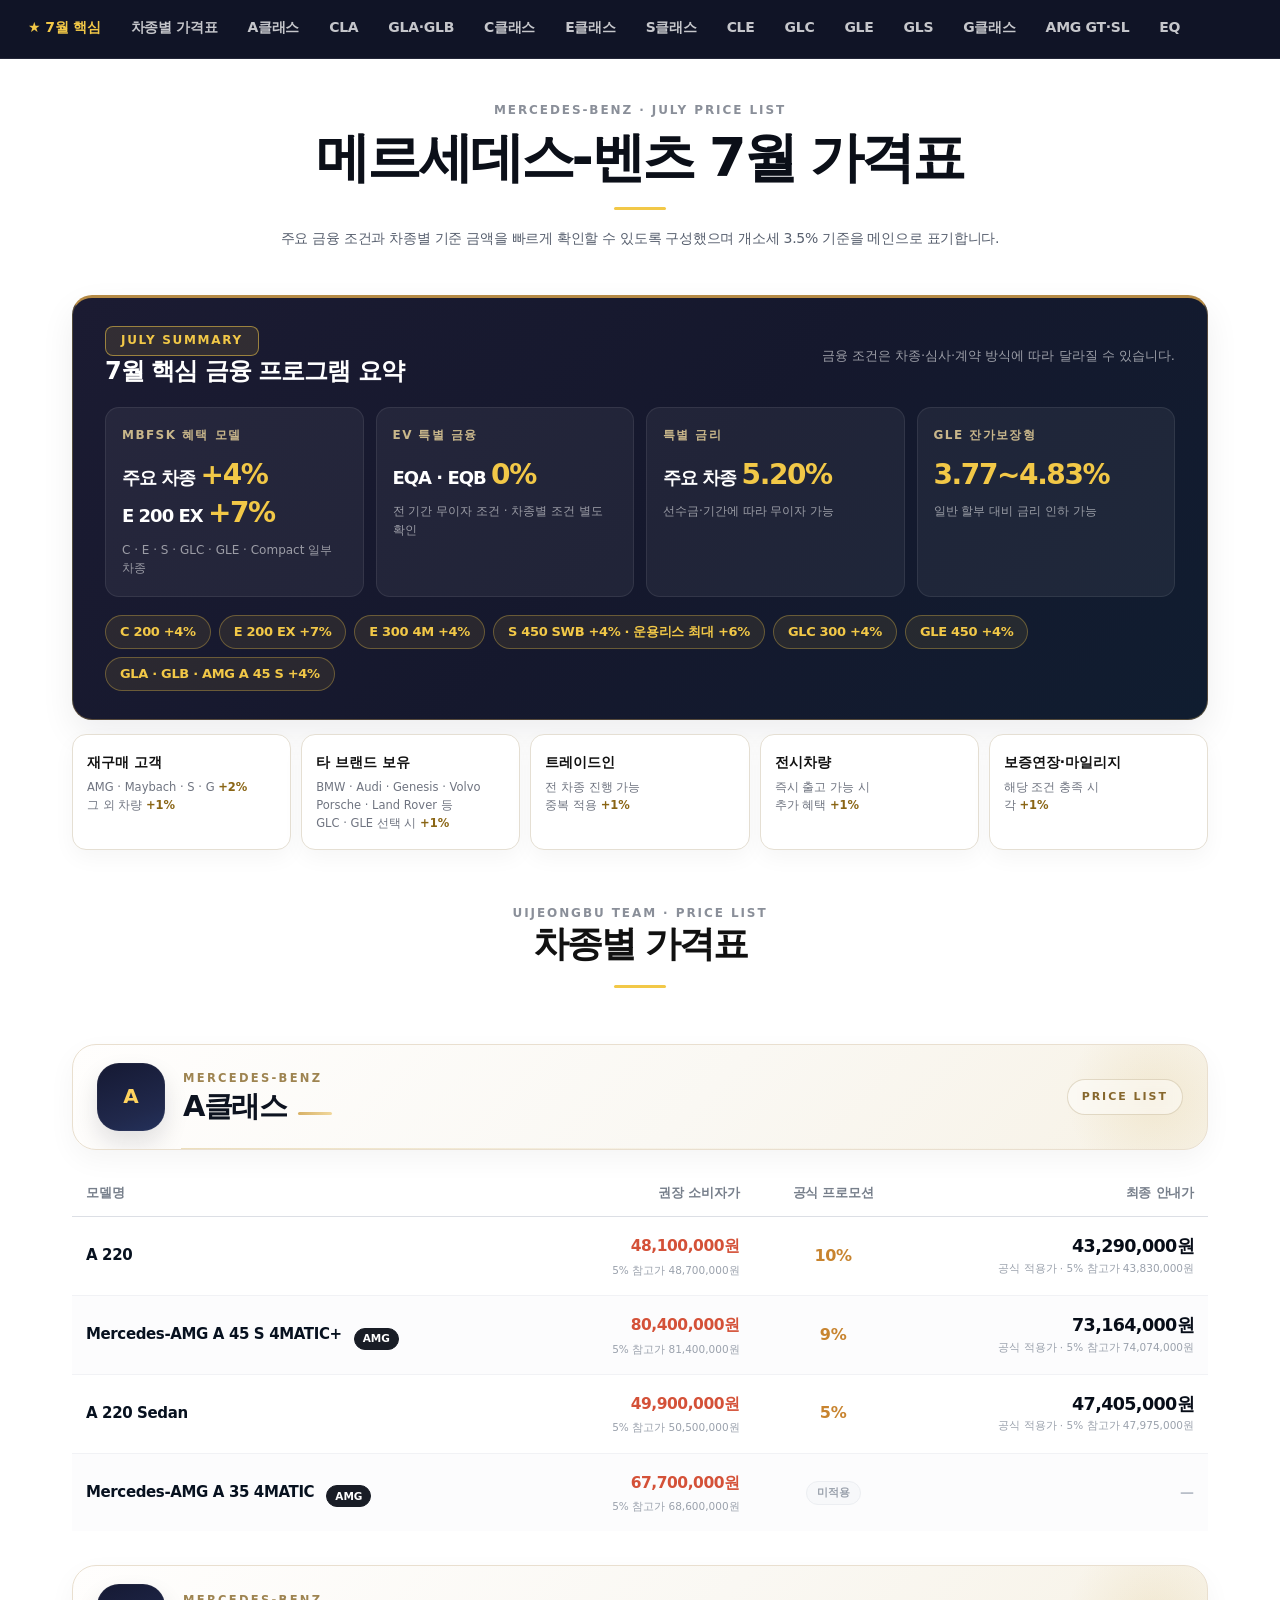
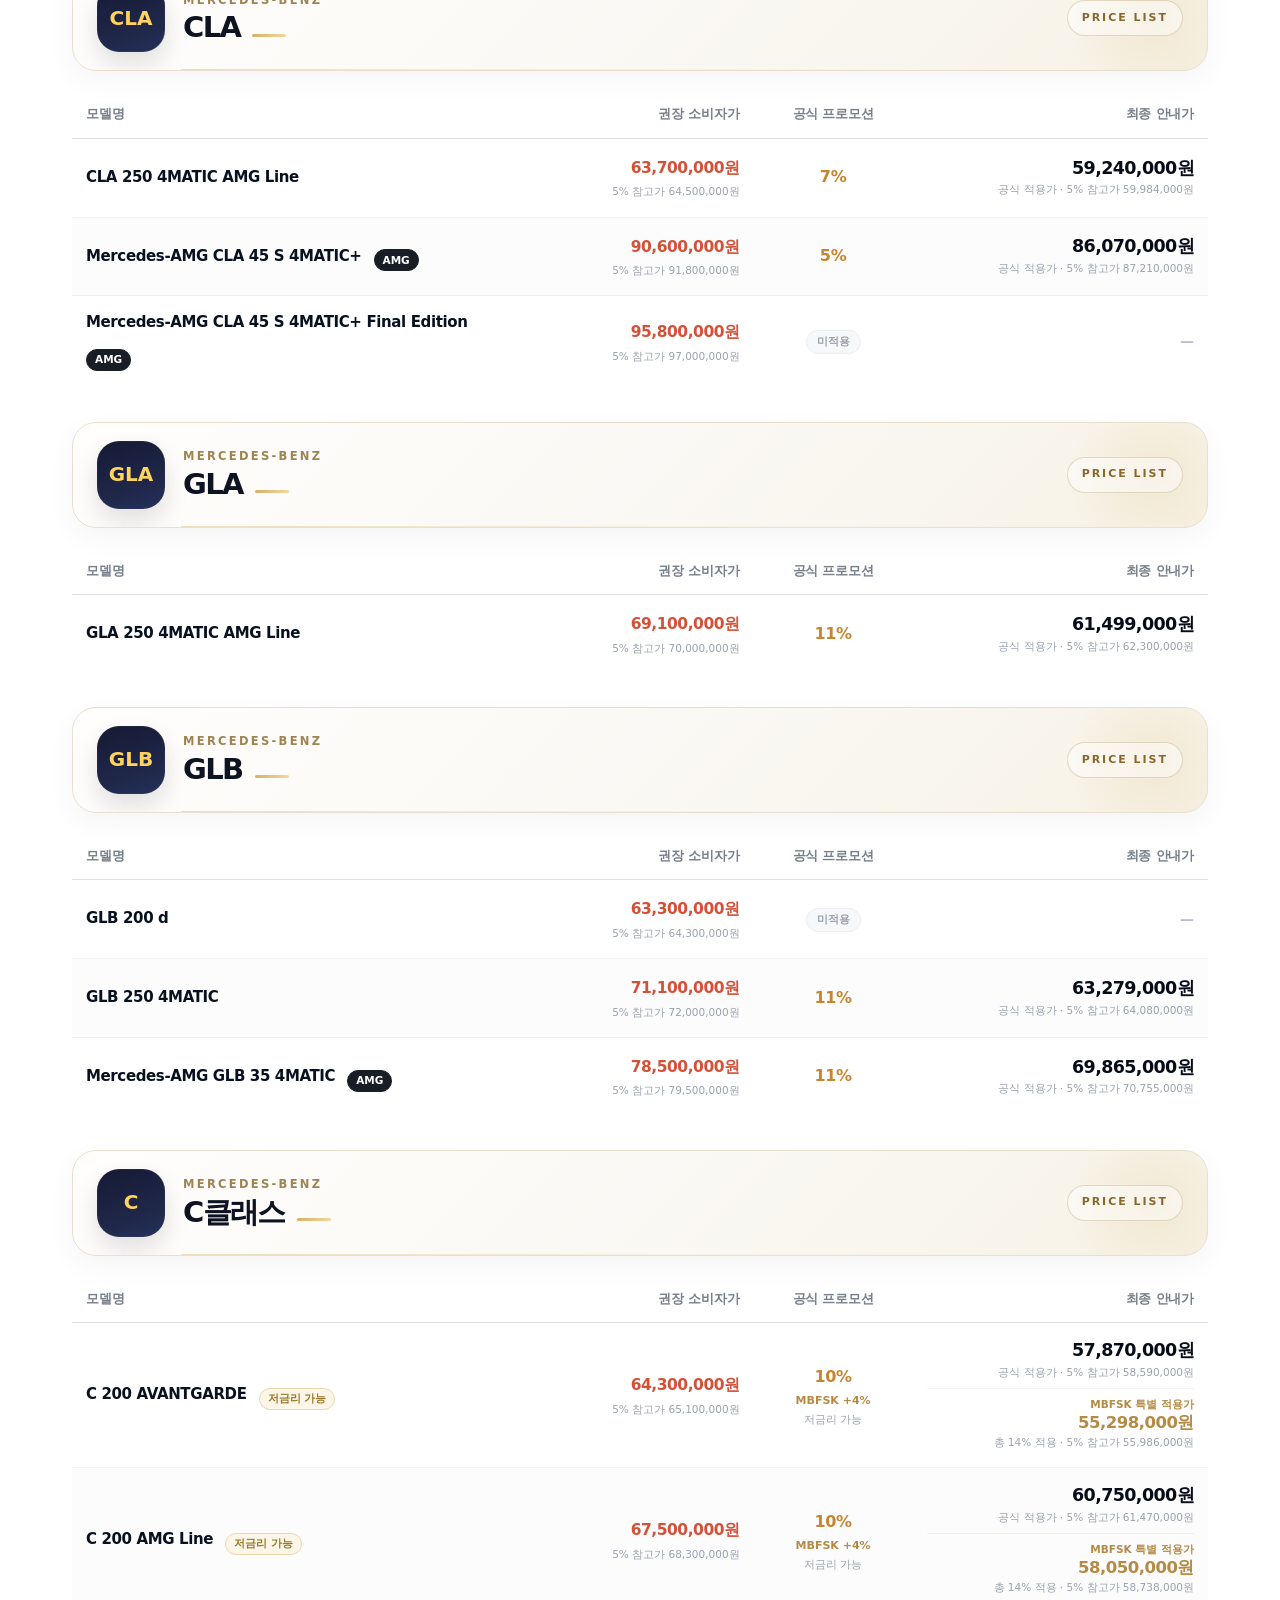
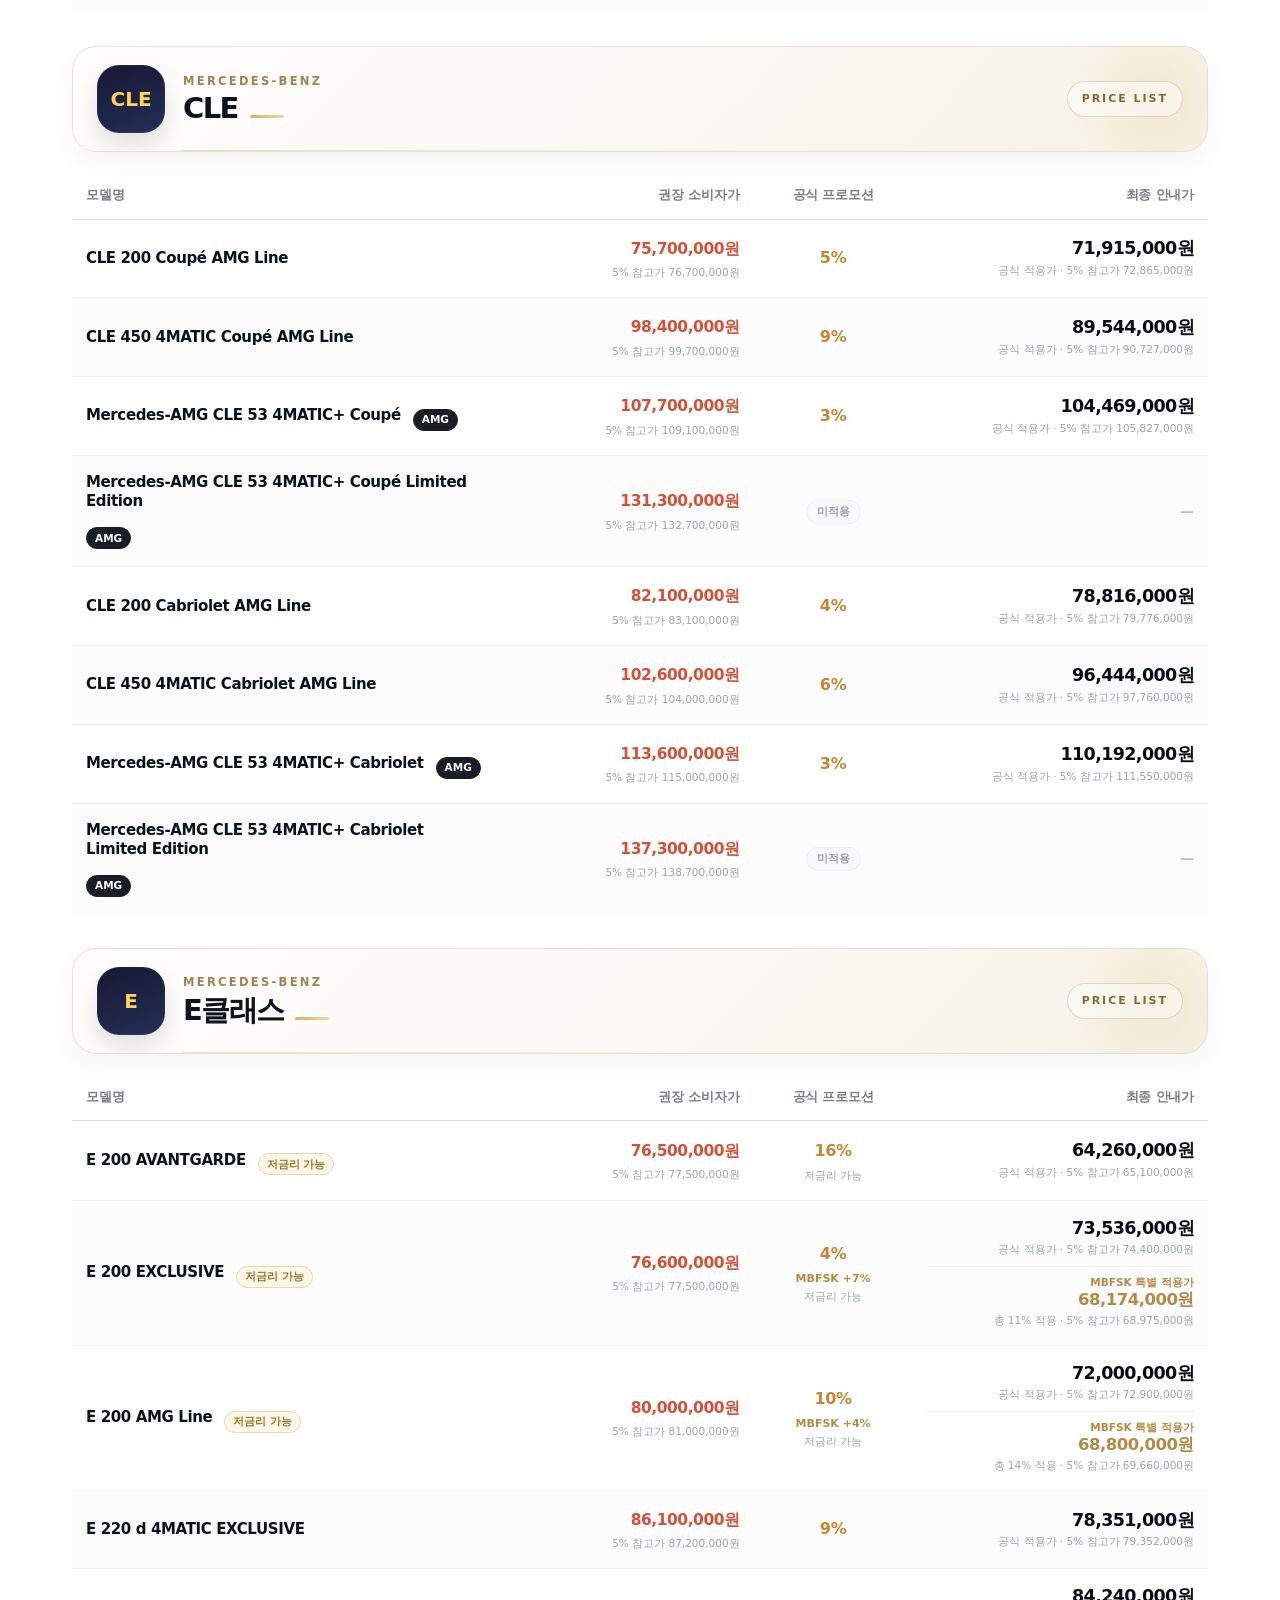
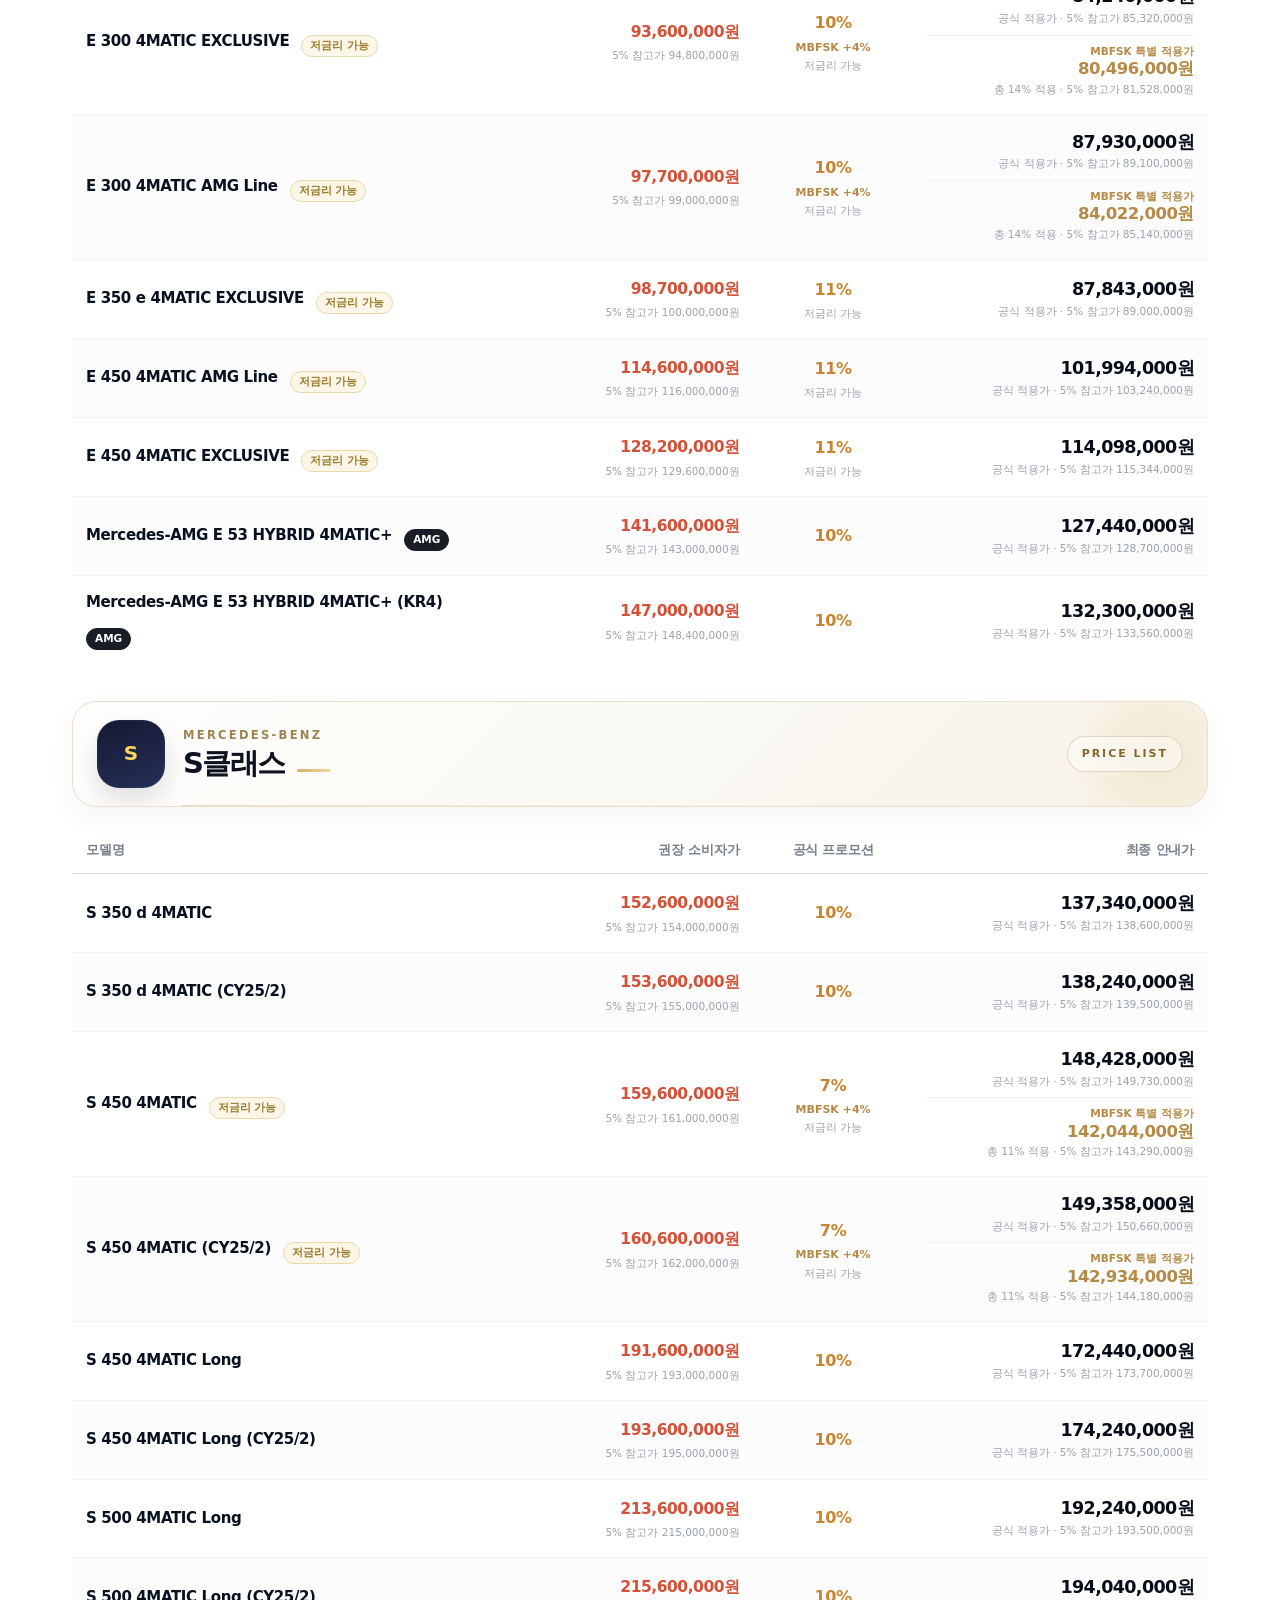
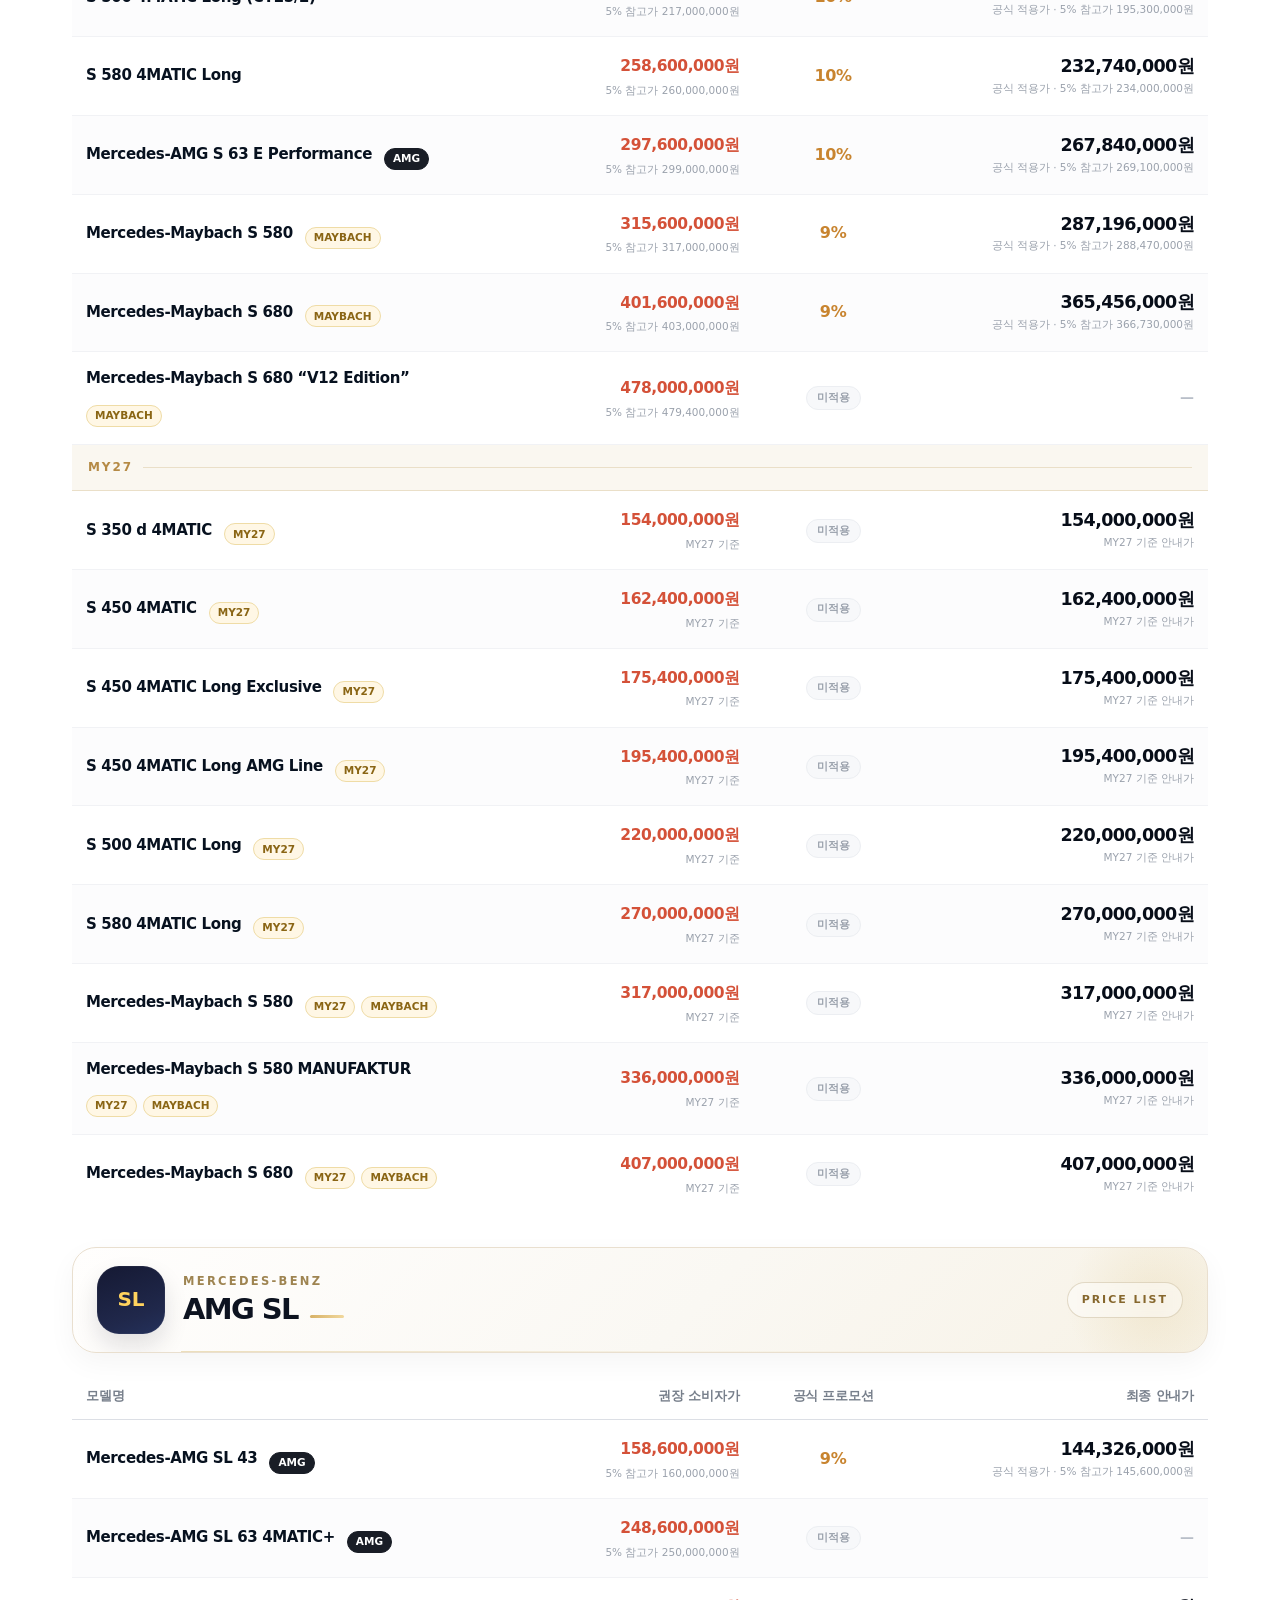
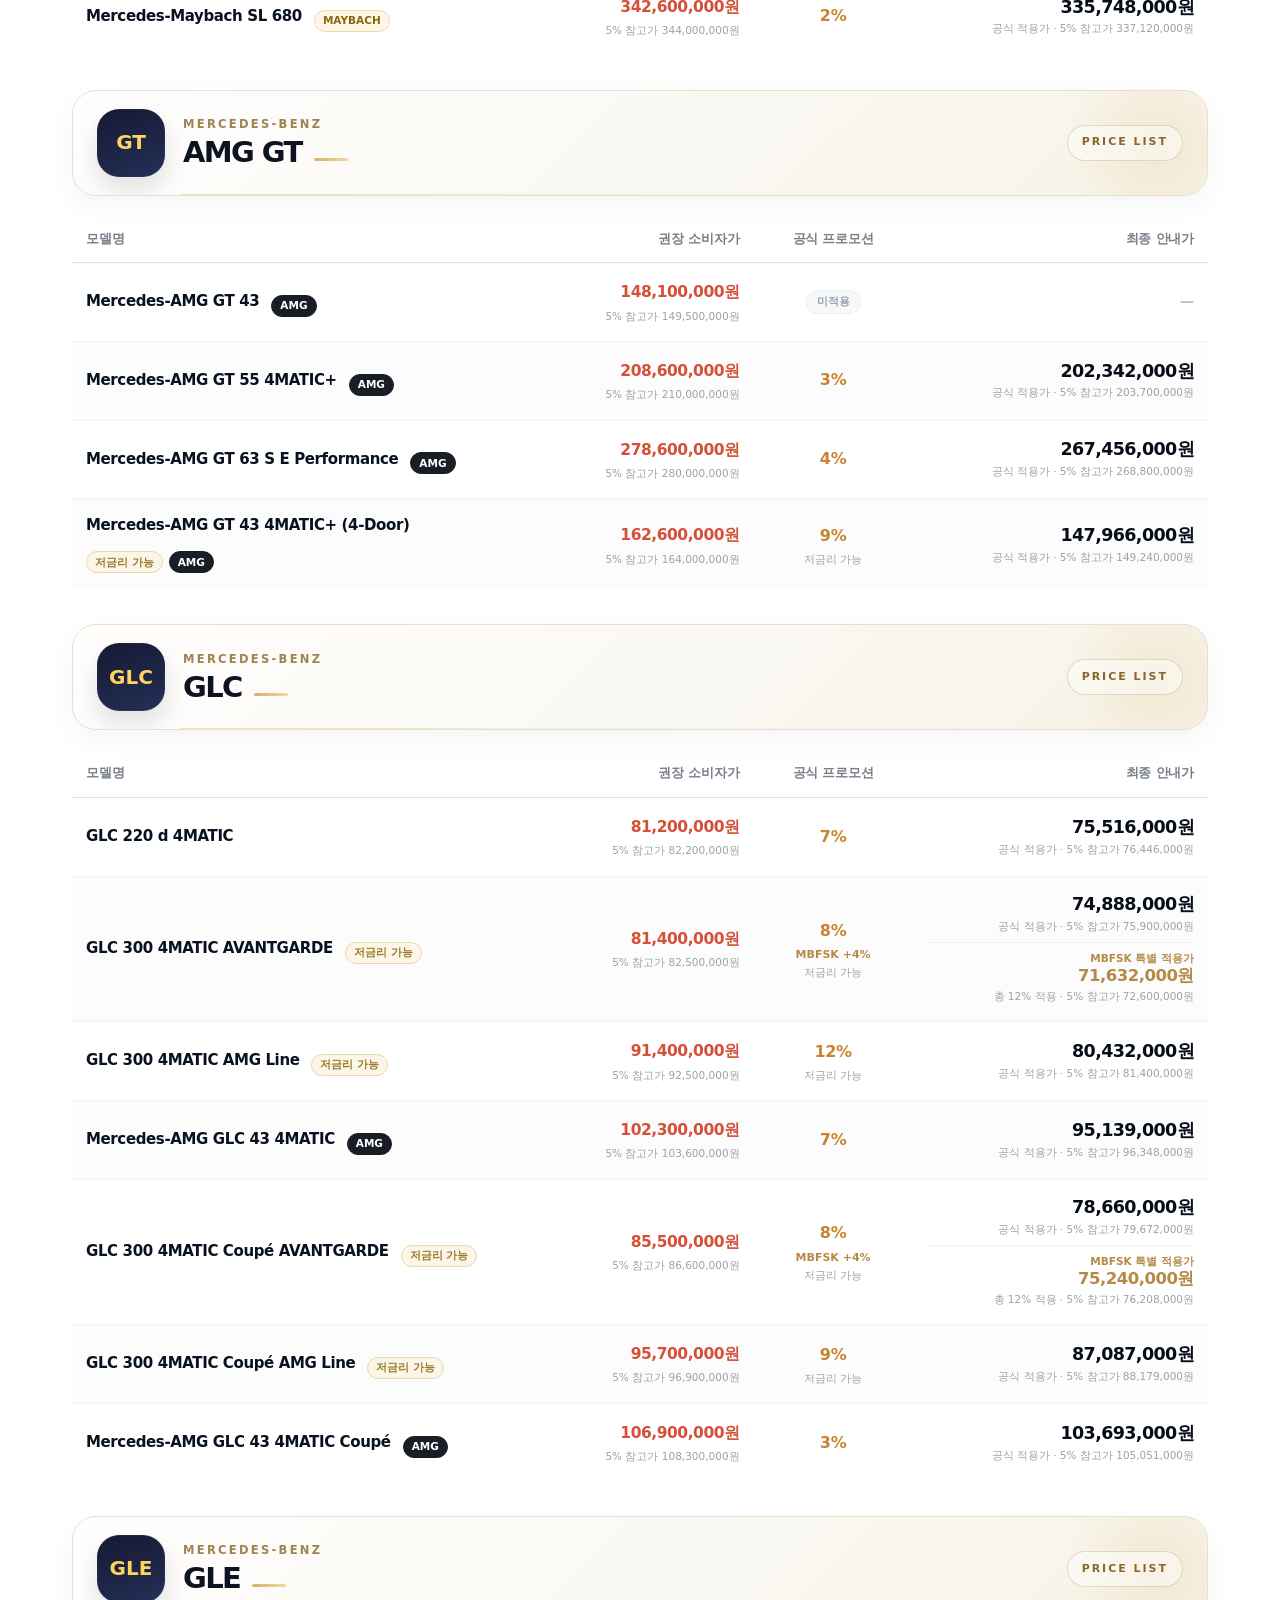
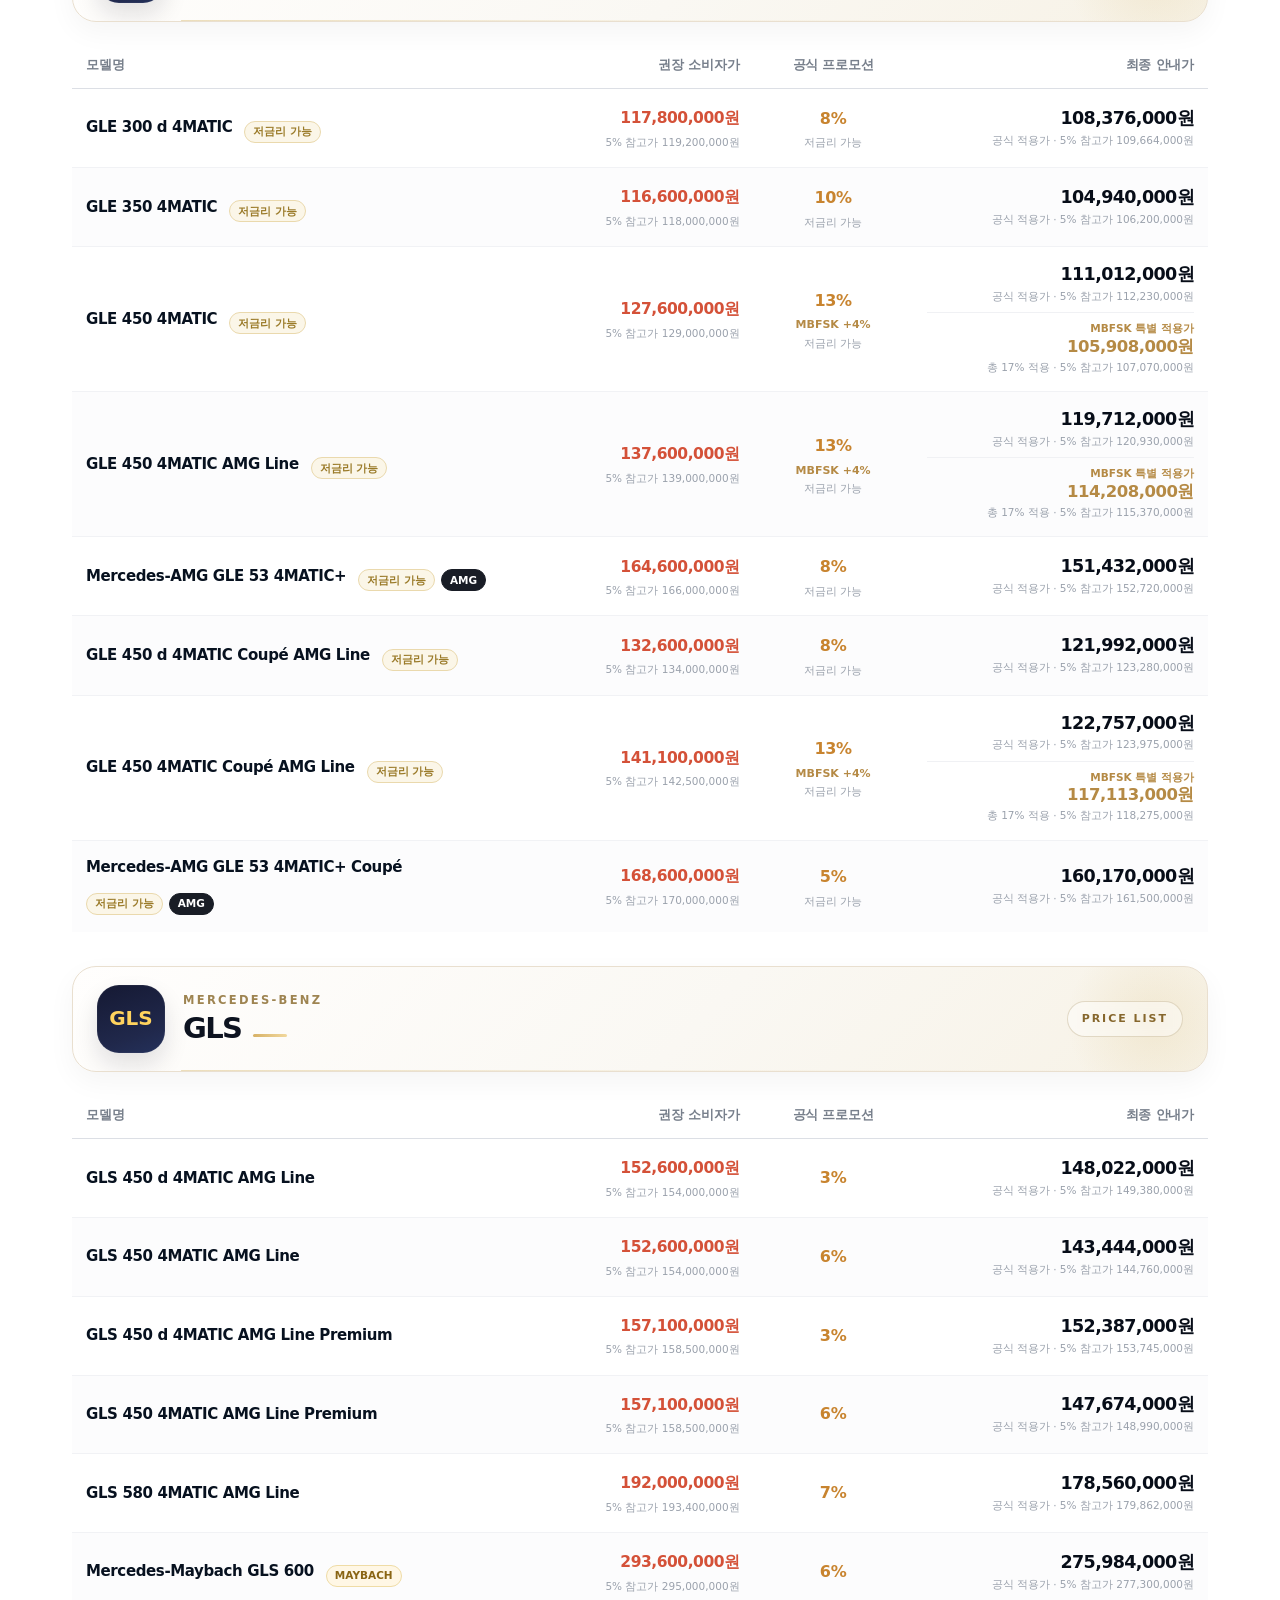
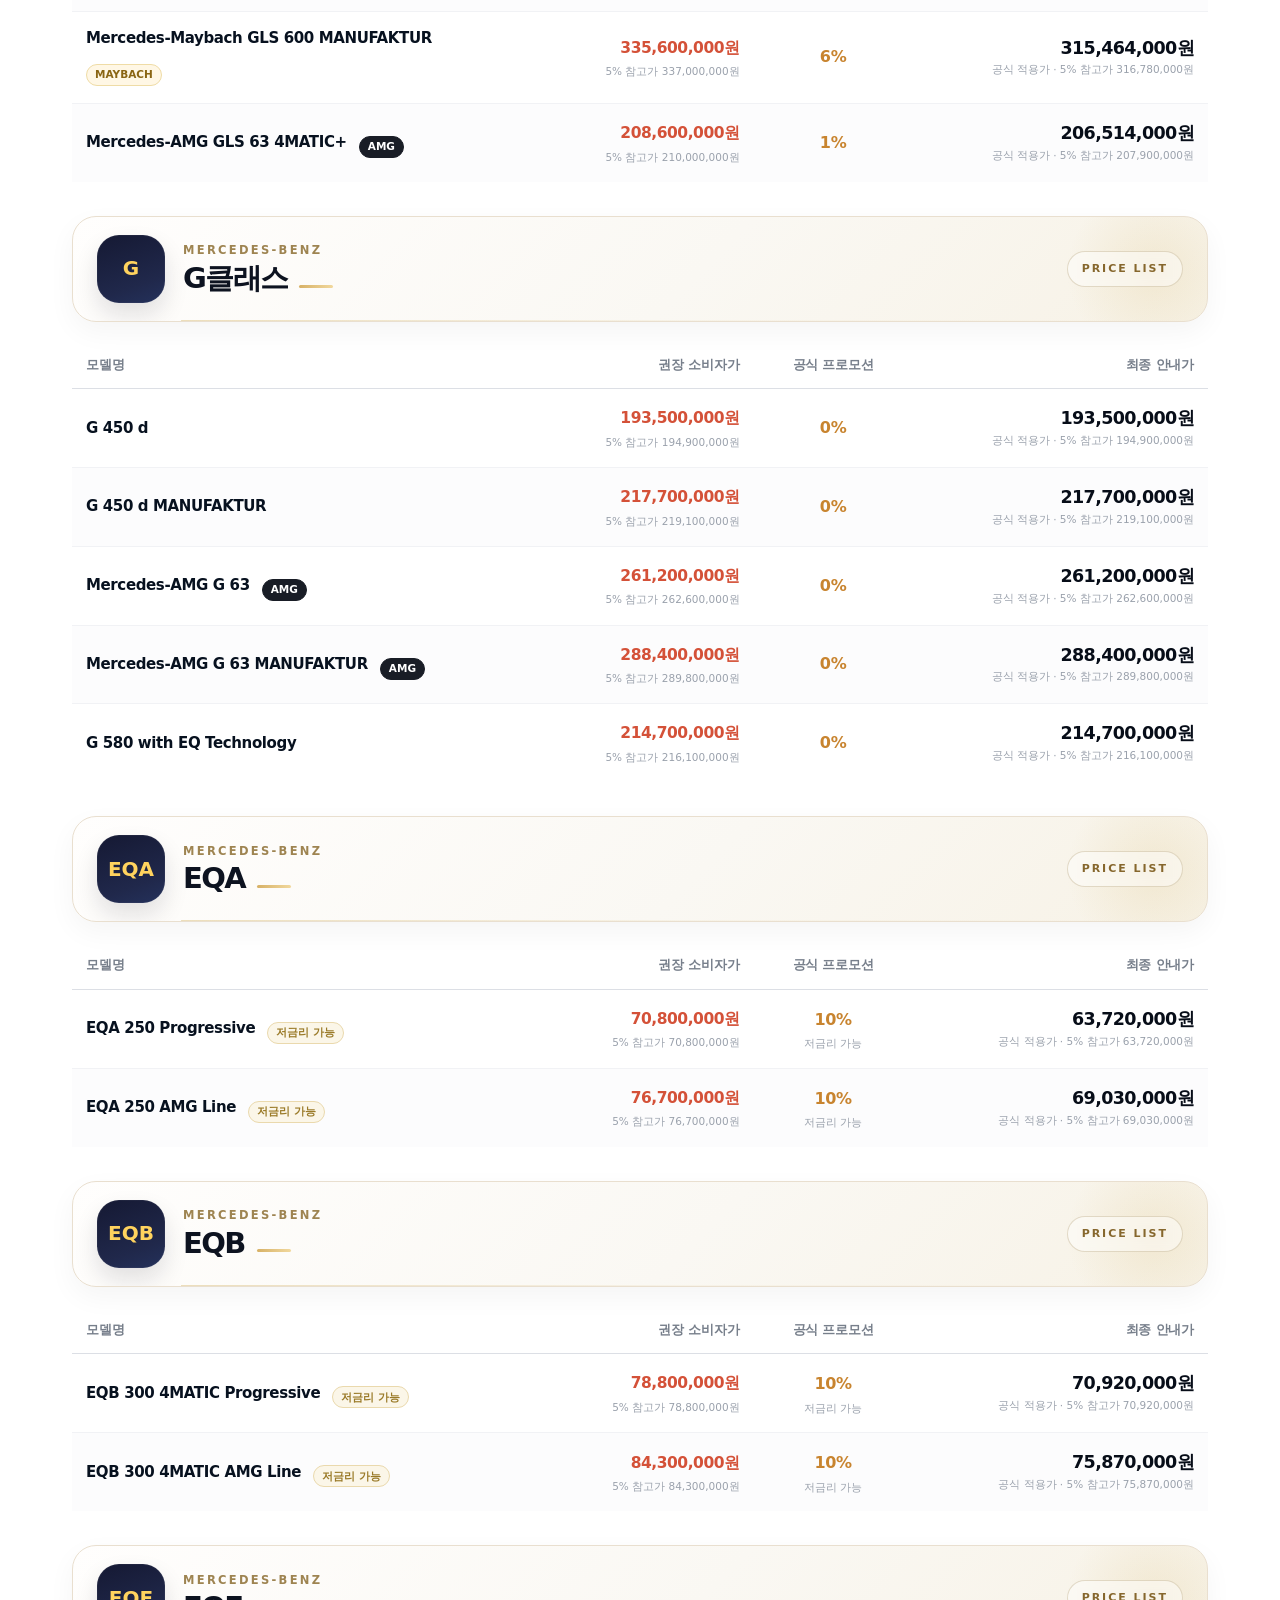
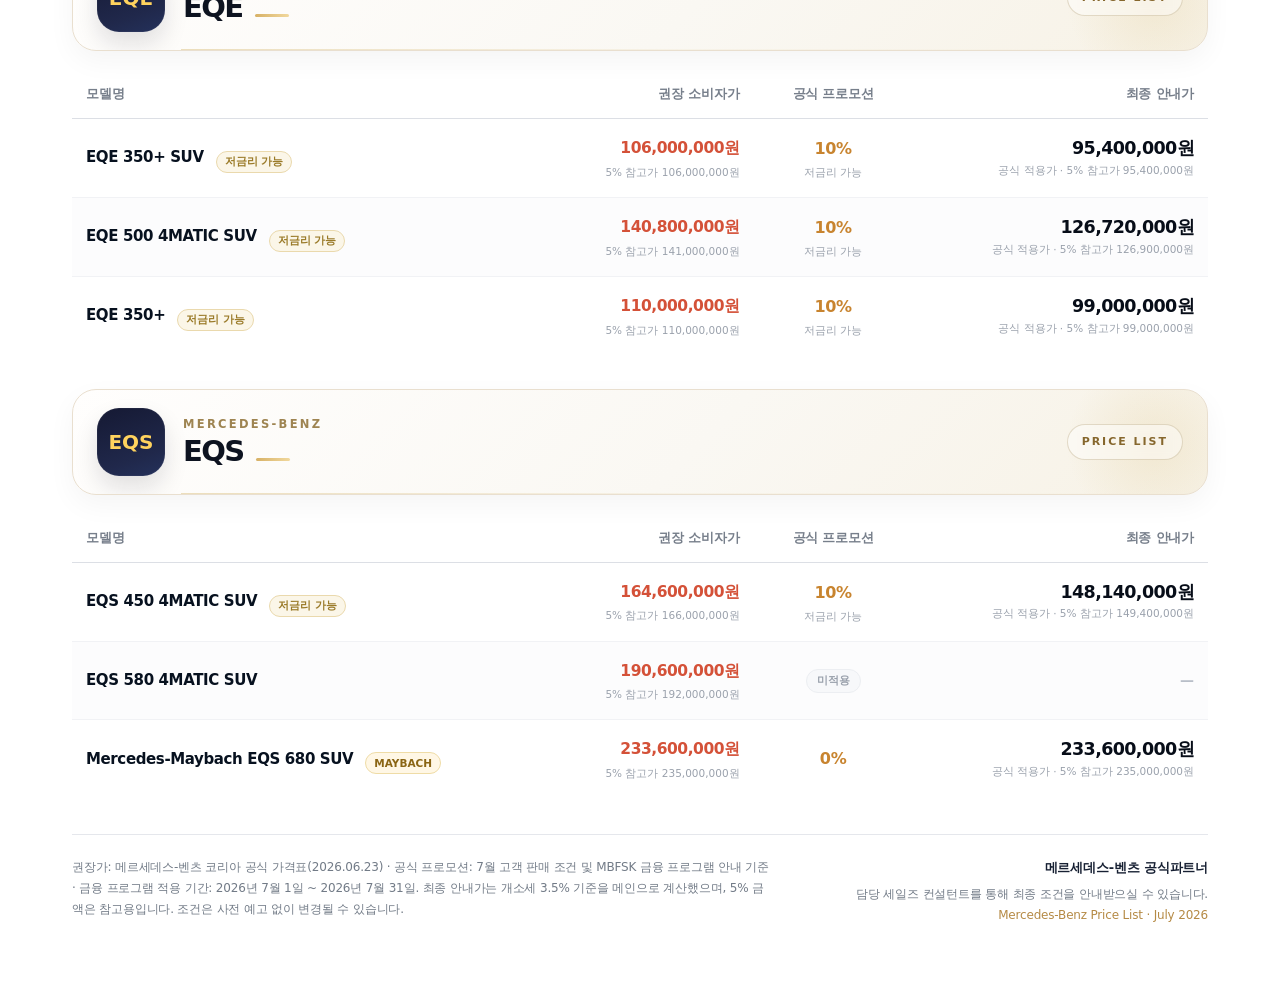
<file: team-price.html>
<!DOCTYPE html>
<html lang="ko">
<head>
<meta charset="UTF-8">
<meta name="viewport" content="width=device-width, initial-scale=1.0">
<title>메르세데스-벤츠 7월 가격표</title>
<style>
:root{
  --navy:#17172d;
  --navy2:#101426;
  --card:#1c1c33;
  --gold:#f2c847;
  --gold2:#d5ad54;
  --bronze:#b58a45;
  --platinum:#c9b78b;
  --platinum2:#8f866f;
  --ink:#111111;
  --text:#202733;
  --muted:#7c8290;
  --line:#e5e7ec;
  --line2:#f0f1f4;
  --red:#d45138;
  --orange:#c8842f;
  --cream:#f8f4ea;
  --paper:#ffffff;
  --shadow:0 14px 34px rgba(15,18,34,.07);
}
*{box-sizing:border-box;margin:0;padding:0}
html{scroll-behavior:smooth;-webkit-font-smoothing:antialiased}
body{
  font-family:"Pretendard Variable","Pretendard","SUIT","Apple SD Gothic Neo","Malgun Gothic",-apple-system,BlinkMacSystemFont,"Segoe UI",Arial,sans-serif;
  background:#fff;color:var(--text);font-size:14px;line-height:1.65;
  font-feature-settings:"tnum" 1;font-variant-numeric:tabular-nums;text-rendering:optimizeLegibility;
}
.topbar-wrap{position:sticky;top:0;z-index:50;background:var(--navy2);border-bottom:1px solid rgba(255,255,255,.08)}
.topbar{max-width:1280px;margin:0 auto;padding:0 18px;display:flex;align-items:center;gap:10px;overflow-x:auto;white-space:nowrap;scrollbar-width:none}
.topbar::-webkit-scrollbar{display:none}
.topbar a{color:rgba(255,255,255,.76);text-decoration:none;height:58px;display:inline-flex;align-items:center;padding:0 10px;font-size:14px;font-weight:650;letter-spacing:-.02em;border-bottom:3px solid transparent;transition:.16s ease;flex:0 0 auto;cursor:pointer;touch-action:manipulation;-webkit-tap-highlight-color:transparent}
.topbar a:hover{color:#fff;border-bottom-color:rgba(242,200,71,.72)}
.topbar a.best{color:var(--gold);font-weight:760}
.topbar a.best:before{content:"★";margin-right:5px;font-size:14px}

.topbar a.home-back{
  color:#111;background:var(--gold);border-radius:999px;height:34px;
  padding:0 14px;margin-right:4px;font-weight:820;border-bottom:0;
}
.topbar a.home-back:hover{color:#111;background:#ffe08a;border-bottom:0}
@media(max-width:720px){
  .topbar a.home-back{position:sticky;left:0;z-index:2;box-shadow:8px 0 14px rgba(16,20,38,.22)}
}

.wrap{max-width:1180px;margin:0 auto;padding:0 22px 60px}
.hero{text-align:center;padding:42px 0 26px}
.eyebrow{font-size:12px;letter-spacing:.24em;color:#8a8f99;font-weight:720;text-transform:uppercase}
h1{margin-top:8px;font-size:38px;line-height:1.14;letter-spacing:-.05em;font-weight:820;color:#111}
.title-line{width:52px;height:3px;border-radius:999px;background:var(--gold);margin:20px auto 0}
.desc{margin:16px auto 0;max-width:1040px;color:#575f6e;font-size:14px;line-height:1.75;letter-spacing:-.02em}

.finance-brief{
  background:linear-gradient(135deg,#1b1b32 0%,#15182d 52%,#101d30 100%);
  border:1px solid rgba(213,173,84,.32);
  border-top:3px solid var(--bronze);
  border-radius:20px;
  padding:28px 32px;
  color:#fff;
  box-shadow:var(--shadow);
  margin:18px 0 0;
}
.brief-head{display:flex;align-items:center;justify-content:space-between;gap:20px;margin-bottom:20px}
.brief-label{
  display:inline-flex;align-items:center;height:30px;padding:0 15px;border-radius:8px;
  border:1px solid rgba(242,200,71,.55);
  background:rgba(242,200,71,.11);
  color:var(--gold);
  font-size:12px;font-weight:850;letter-spacing:.14em;text-transform:uppercase;
}
.brief-title{font-size:24px;font-weight:830;letter-spacing:-.04em;line-height:1.3}
.brief-note{color:rgba(255,255,255,.58);font-size:13px;text-align:right;line-height:1.6;max-width:360px}
.brief-grid{display:grid;grid-template-columns:repeat(4,1fr);gap:12px}
.brief-card{background:rgba(255,255,255,.055);border:1px solid rgba(255,255,255,.08);border-radius:14px;padding:18px 16px;min-height:116px}
.brief-k{color:var(--platinum);font-size:12px;font-weight:820;letter-spacing:.12em;text-transform:uppercase}
.brief-v{margin-top:10px;color:#fff;font-size:18px;font-weight:820;line-height:1.38;letter-spacing:-.04em}
.brief-v .big{color:var(--gold);font-size:28px;font-weight:900;letter-spacing:-.05em}
.brief-d{margin-top:8px;color:rgba(255,255,255,.55);font-size:12px;line-height:1.55}
.pill-row{display:flex;flex-wrap:wrap;gap:8px;margin-top:18px}
.pill{
  display:inline-flex;align-items:center;min-height:34px;padding:0 14px;border-radius:999px;
  background:rgba(242,200,71,.09);border:1px solid rgba(242,200,71,.32);
  color:var(--gold);font-weight:780;font-size:13px;letter-spacing:-.025em;
}
.benefit-strip{
  display:grid;grid-template-columns:repeat(5,1fr);gap:10px;margin-top:14px;
}
.benefit-mini{
  background:#fff;border:1px solid #e5dfd3;border-radius:14px;padding:16px 14px;
  box-shadow:0 8px 22px rgba(15,18,34,.04);
}
.benefit-mini b{display:block;color:#111;font-size:14px;margin-bottom:5px}
.benefit-mini span{color:#8a6514;font-weight:850}
.benefit-mini p{color:#6f7480;font-size:11.5px;line-height:1.55}

.price-anchor{padding-top:42px}
.price-heading{text-align:center;padding:12px 0 22px}
.price-heading h2{font-size:36px;letter-spacing:-.05em;line-height:1.15;color:#111}
.price-heading .eyebrow{font-size:12px}
.class-block{padding:34px 0 0;scroll-margin-top:82px}
.class-head{display:flex;align-items:center;justify-content:space-between;gap:18px;padding:18px 24px;border:1px solid #e9dfcf;border-radius:24px;background:linear-gradient(135deg,#fffefd 0%,#faf8f3 55%,#f7f2e6 100%);box-shadow:0 10px 28px rgba(17,19,26,.045);margin-bottom:14px;position:relative;overflow:hidden}
.class-badge{width:68px;height:68px;border-radius:22px;background:linear-gradient(160deg,#151933 0%,#20284b 70%,#24315b 100%);color:#ffd35e;display:flex;align-items:center;justify-content:center;font-size:20px;font-weight:900;flex:0 0 auto;box-shadow:inset 0 0 0 1px rgba(255,255,255,.04), 0 12px 24px rgba(15,18,34,.12)}
.class-meta{font-size:11.5px;letter-spacing:.20em;color:#9e8451;font-weight:820;text-transform:uppercase;line-height:1.1}
.class-title{margin-top:7px;font-size:29px;letter-spacing:-.05em;line-height:1.02;font-weight:840;color:#0d1320}
table{width:100%;border-collapse:collapse;table-layout:fixed}
col.c1{width:38%} col.c2{width:22%} col.c3{width:14%} col.c4{width:26%}
thead th{padding:18px 14px 13px;border-bottom:1px solid #dcdfe5;color:#777f8b;font-size:13px;font-weight:700;text-align:right;letter-spacing:-.015em}
thead th:first-child,tbody td:first-child{text-align:left}
tbody td{padding:17px 14px;border-bottom:1px solid #f1f2f5;vertical-align:middle;text-align:right;background:#fff}
tbody tr:last-child td{border-bottom:0}

thead th:nth-child(3),tbody td:nth-child(3){text-align:center}

.class-head::before{
  content:"";
  position:absolute;
  right:-36px;
  top:-36px;
  width:180px;
  height:180px;
  border-radius:50%;
  background:radial-gradient(circle, rgba(212,180,101,.18), rgba(212,180,101,0) 68%);
  pointer-events:none;
}
.class-head::after{
  content:"";
  position:absolute;
  left:108px;
  right:24px;
  bottom:0;
  height:1px;
  background:linear-gradient(90deg, rgba(212,180,101,.42), rgba(212,180,101,.08), rgba(212,180,101,0));
}
.class-main{
  display:flex;
  align-items:center;
  gap:16px;
  min-width:0;
  position:relative;
  z-index:1;
}
.class-title-row{
  display:flex;
  align-items:flex-end;
  gap:12px;
}
.class-line{
  width:34px;
  height:3px;
  border-radius:999px;
  background:linear-gradient(90deg, #d7b166, #f1d89d);
  margin-bottom:6px;
}
.class-mark{
  display:inline-flex;
  align-items:center;
  justify-content:center;
  min-width:96px;
  height:36px;
  padding:0 14px;
  border-radius:999px;
  border:1px solid rgba(158,132,81,.28);
  background:rgba(255,255,255,.48);
  color:#86672d;
  font-size:11px;
  font-weight:820;
  letter-spacing:.18em;
  text-transform:uppercase;
  position:relative;
  z-index:1;
  backdrop-filter: blur(4px);
}
@media(max-width:800px){
  .class-head{padding:14px 16px;border-radius:20px;gap:12px}
  .class-badge{width:54px;height:54px;border-radius:18px;font-size:16px}
  .class-main{gap:12px}
  .class-mark{min-width:auto;height:30px;padding:0 10px;font-size:10px;letter-spacing:.14em}
  .class-title{font-size:24px}
  .class-line{width:22px;height:2px;margin-bottom:5px}
  .class-head::after{left:86px;right:18px}
}

tbody tr:nth-child(even) td{background:#fcfcfd}
tbody tr:hover td{background:#faf8f3}
.class-lead{min-width:0;position:relative;padding-left:2px}
.model-cell{display:flex;flex-wrap:wrap;align-items:center;gap:8px 10px;min-width:0}
.model-cell .model-name{margin-right:2px}
.tags{display:flex;gap:6px;flex-wrap:wrap;margin-top:0}
.tag{height:22px;display:inline-flex;align-items:center;padding:0 9px;border-radius:999px;border:1px solid var(--line);background:#f7f8fa;color:#65707c;font-size:10.5px;font-weight:700}
.year-row td{background:#fbf8f1!important}
thead tr th{background:#fff}
@media(max-width:800px){
  .class-block{padding:24px 0 0;scroll-margin-top:74px}
  .class-head{gap:12px;padding:14px 15px;border-radius:16px;margin-bottom:10px}
  .class-badge{width:52px;height:52px;border-radius:15px;font-size:15px}
  .class-title{font-size:24px}
}

thead th:nth-child(2),tbody td:nth-child(2),
thead th:nth-child(4),tbody td:nth-child(4){text-align:right}

.model-name{font-size:15px;font-weight:730;color:#07111f;line-height:1.28;letter-spacing:-.025em;word-break:keep-all}
.tags{display:flex;gap:6px;flex-wrap:wrap;margin-top:8px}
.tag{height:22px;display:inline-flex;align-items:center;padding:0 8px;border-radius:999px;border:1px solid var(--line);background:#f7f8fa;color:#65707c;font-size:10.5px;font-weight:700}
.tag.dark{background:#191d26;border-color:#191d26;color:#fff}
.tag.gold{background:#fff7e5;border-color:#efdca6;color:#8a6514}
.tag.blue{background:#fbf6e8;border-color:#ead9ad;color:#9a7a28}
.price-main{font-size:15.5px;font-weight:720;color:var(--red);letter-spacing:-.03em}
.sub{margin-top:3px;color:#9aa1ac;font-size:10.5px;line-height:1.45}
.promo-main{font-size:16px;font-weight:800;color:var(--orange);letter-spacing:-.02em}
.promo-sub{margin-top:3px;color:var(--bronze);font-size:11px;font-weight:720;line-height:1.4}
.promo-note{margin-top:3px;color:#9aa1ac;font-size:10.5px;line-height:1.4}
.final-main{font-size:17.5px;font-weight:820;color:#070d18;letter-spacing:-.035em;line-height:1.25}
.final-sub{margin-top:3px;color:#9aa1ac;font-size:10.5px;line-height:1.45}
.mbfs-box{margin-top:8px;padding-top:8px;border-top:1px solid var(--line2)}
.mbfs-label{color:var(--bronze);font-size:10.5px;font-weight:820;line-height:1.4}
.mbfs-price{margin-top:1px;color:var(--bronze);font-size:16.5px;font-weight:820;letter-spacing:-.03em;line-height:1.25}
.mbfs-ref{margin-top:2px;color:#9aa1ac;font-size:10.5px;line-height:1.4}
.dash{color:#b8bec8;font-weight:700}
.na{display:inline-flex;align-items:center;justify-content:center;height:24px;padding:0 10px;border-radius:999px;background:#f7f8fa;border:1px solid #eceef2;color:#9aa1ac;font-size:11px;font-weight:760}
.mobile-cards{display:none}
.footnote{margin-top:36px;padding:22px 0 0;border-top:1px solid var(--line);display:grid;grid-template-columns:1.25fr .75fr;gap:18px;color:#727b87;font-size:12px;line-height:1.75;letter-spacing:-.015em}
.contact{text-align:right}
.contact b{display:block;color:#172033;font-size:13px;margin-bottom:4px}
.url{color:var(--bronze);word-break:break-all}

.year-row td{
  padding:13px 16px!important;
  background:#faf7f0!important;
  border-bottom:1px solid #eadfc8!important;
  text-align:left!important;
}
.year-divider{
  display:flex;align-items:center;gap:10px;
  color:#b58a45;font-size:12px;font-weight:900;
  letter-spacing:.16em;text-transform:uppercase;
}
.year-divider:after{
  content:"";height:1px;background:#eadfc8;flex:1;
}
.rent-main{
  color:var(--bronze);font-size:13px;font-weight:820;letter-spacing:-.02em;
}
.m-year-divider{
  margin:18px 0 6px;padding:10px 12px;border-radius:10px;
  background:#faf7f0;border:1px solid #eadfc8;
  color:#b58a45;font-size:12px;font-weight:900;letter-spacing:.16em;
}

@media(max-width:900px){
  .brief-grid{grid-template-columns:repeat(2,1fr)}
  .benefit-strip{grid-template-columns:repeat(2,1fr)}
}
@media(max-width:800px){
  .topbar a{height:54px;font-size:13px;padding:0 9px}
  .wrap{padding:0 14px 48px}
  .hero{padding:30px 0 20px}
  h1{font-size:28px}
  .desc{font-size:13px;max-width:100%}
  .finance-brief{padding:22px 18px;border-radius:18px}
  .brief-head{display:block;margin-bottom:16px}
  .brief-title{font-size:21px;margin-top:12px}
  .brief-note{text-align:left;margin-top:8px;max-width:none}
  .brief-grid{grid-template-columns:1fr;gap:9px}
  .brief-card{min-height:auto;padding:15px}
  .brief-v .big{font-size:24px}
  .pill-row{gap:7px;margin-top:14px}
  .pill{min-height:31px;padding:0 11px;font-size:12px}
  .benefit-strip{grid-template-columns:1fr;gap:8px}
  .benefit-mini{padding:13px 14px}
  .desktop-tables{display:none}
  .mobile-cards{display:block}
  .price-anchor{padding-top:34px}
  .price-heading h2{font-size:28px}
  .class-block{padding:18px 0 0;scroll-margin-top:74px}
  .class-head{gap:10px;padding-bottom:12px}
  .class-badge{width:44px;height:44px;border-radius:12px;font-size:13px}
  .class-meta{font-size:10px}
  .class-title{font-size:21px}
  .m-card{background:#fff;border:1px solid var(--line);border-radius:15px;padding:13px;margin:8px 0 0;box-shadow:0 10px 24px rgba(15,18,34,.05)}
  .m-grid{display:grid;grid-template-columns:1fr 1fr;gap:7px;margin-top:10px}
  .m-box{background:#fbfcfd;border:1px solid var(--line2);border-radius:11px;padding:10px}
  .m-k{font-size:10.5px;font-weight:800;color:#7d8490;margin-bottom:5px}
  .m-final{margin-top:7px;background:#fff;border:1px solid #e3ddcc;border-radius:12px;padding:10px}
  .price-main{font-size:14.5px}
  .promo-main{font-size:15px}
  .final-main{font-size:18px}
  .footnote{display:block;font-size:11px;padding-bottom:20px}
  .contact{text-align:left;margin-top:14px}
}
@media print{
  .topbar-wrap,.finance-brief,.benefit-strip,.desc{display:none}
  .hero{padding:0 0 18px}
  h1{font-size:22px}
  .wrap{max-width:none;padding:0}
}

/* FLOATING CONTACT DOCK */
.price-float-wrap{
  position:fixed;right:1.1rem;bottom:1.1rem;z-index:220;
  display:grid;gap:.42rem;
}
.price-float-btn{
  min-width:118px;height:38px;border-radius:999px;
  display:inline-flex;align-items:center;justify-content:center;gap:.42rem;
  text-decoration:none;box-shadow:0 7px 22px rgba(0,0,0,.16);
  transition:transform .22s,box-shadow .22s,filter .22s;
  padding:0 .78rem;font-size:11.2px;font-weight:850;letter-spacing:-.03em;
}
.price-float-btn:hover{transform:translateY(-2px);box-shadow:0 10px 28px rgba(0,0,0,.22);filter:brightness(1.03)}
.price-float-btn svg{width:16px;height:16px;flex-shrink:0}
.price-float-kakao{background:#FEE500;color:#3C1E1E}
.price-float-phone{background:var(--gold);color:#111827}

.team-badge{
  margin:14px auto 0;
  display:inline-flex;
  align-items:center;
  justify-content:center;
  height:32px;
  padding:0 14px;
  border-radius:999px;
  border:1px solid rgba(181,138,69,.28);
  background:#fffaf0;
  color:#8c6a2f;
  font-size:12px;
  font-weight:820;
  letter-spacing:-.02em;
}

/* TEAM TYPOGRAPHY REFINEMENT */
body,
table,
input,
button,
textarea{
  font-family:"Noto Sans KR", system-ui, -apple-system, BlinkMacSystemFont, "Segoe UI", sans-serif;
}
.hero h1,
h1,
h2,
.class-title,
.brief-v,
.section-title,
.title-strong{
  font-family:"Noto Sans KR", system-ui, -apple-system, BlinkMacSystemFont, "Segoe UI", sans-serif !important;
  font-weight:900 !important;
  letter-spacing:-0.055em !important;
}
.hero h1{
  font-size:54px !important;
  line-height:1.08 !important;
  color:#0b0f18 !important;
}
.eyebrow{
  letter-spacing:.16em !important;
  font-weight:700 !important;
}
.team-badge{
  font-weight:800 !important;
}
@media(max-width:900px){
  .hero h1{
    font-size:38px !important;
    line-height:1.12 !important;
  }
}
@media(max-width:640px){
  .hero h1{
    font-size:30px !important;
    line-height:1.15 !important;
  }
}

</style>
</head>
<body>
<div class="topbar-wrap">
  <nav class="topbar" id="topbar">
    <a href="#financeSummary" class="best">7월 핵심</a>
    <a href="#priceList">차종별 가격표</a>
  </nav>
</div>

<div class="wrap">
  <section class="hero" id="top">
    <div class="eyebrow">MERCEDES-BENZ · JULY PRICE LIST</div>
    <h1>메르세데스-벤츠 7월 가격표</h1>
    <div class="title-line"></div>
    <p class="desc">주요 금융 조건과 차종별 기준 금액을 빠르게 확인할 수 있도록 구성했으며 개소세 3.5% 기준을 메인으로 표기합니다.</p>
    
  </section>

  <section class="finance-brief" id="financeSummary">
    <div class="brief-head">
      <div>
        <div class="brief-label">JULY SUMMARY</div>
        <div class="brief-title">7월 핵심 금융 프로그램 요약</div>
      </div>
      <p class="brief-note">금융 조건은 차종·심사·계약 방식에 따라 달라질 수 있습니다.</p>
    </div>

    <div class="brief-grid">
      <div class="brief-card">
        <div class="brief-k">MBFSK 혜택 모델</div>
        <div class="brief-v">주요 차종 <span class="big">+4%</span><br>E 200 EX <span class="big">+7%</span></div>
        <div class="brief-d">C · E · S · GLC · GLE · Compact 일부 차종</div>
      </div>
      <div class="brief-card">
        <div class="brief-k">EV 특별 금융</div>
        <div class="brief-v">EQA · EQB <span class="big">0%</span></div>
        <div class="brief-d">전 기간 무이자 조건 · 차종별 조건 별도 확인</div>
      </div>
      <div class="brief-card">
        <div class="brief-k">특별 금리</div>
        <div class="brief-v">주요 차종 <span class="big">5.20%</span></div>
        <div class="brief-d">선수금·기간에 따라 무이자 가능</div>
      </div>
      <div class="brief-card">
        <div class="brief-k">GLE 잔가보장형</div>
        <div class="brief-v"><span class="big">3.77~4.83%</span></div>
        <div class="brief-d">일반 할부 대비 금리 인하 가능</div>
      </div>
    </div>

    <div class="pill-row">
      <span class="pill">C 200 +4%</span>
      <span class="pill">E 200 EX +7%</span>
      <span class="pill">E 300 4M +4%</span>
      <span class="pill">S 450 SWB +4% · 운용리스 최대 +6%</span>
      <span class="pill">GLC 300 +4%</span>
      <span class="pill">GLE 450 +4%</span>
      <span class="pill">GLA · GLB · AMG A 45 S +4%</span>
    </div>
  </section>

  <section class="benefit-strip" aria-label="공통 추가 혜택">
    <div class="benefit-mini"><b>재구매 고객</b><p>AMG · Maybach · S · G <span>+2%</span><br>그 외 차량 <span>+1%</span></p></div>
    <div class="benefit-mini"><b>타 브랜드 보유</b><p>BMW · Audi · Genesis · Volvo<br>Porsche · Land Rover 등<br>GLC · GLE 선택 시 <span>+1%</span></p></div>
    <div class="benefit-mini"><b>트레이드인</b><p>전 차종 진행 가능<br>중복 적용 <span>+1%</span></p></div>
    <div class="benefit-mini"><b>전시차량</b><p>즉시 출고 가능 시<br>추가 혜택 <span>+1%</span></p></div>
    <div class="benefit-mini"><b>보증연장·마일리지</b><p>해당 조건 충족 시<br>각 <span>+1%</span></p></div>
  </section>

  <section id="priceList" class="price-anchor">
    <div class="price-heading">
      <div class="eyebrow">UIJEONGBU TEAM · PRICE LIST</div>
      <h2>차종별 가격표</h2>
      <div class="title-line"></div>
    </div>
    <div id="desktopTables" class="desktop-tables"></div>
    <div id="mobileCards" class="mobile-cards"></div>
  </section>

  <footer class="footnote">
    <p>권장가: 메르세데스-벤츠 코리아 공식 가격표(2026.06.23) · 공식 프로모션: 7월 고객 판매 조건 및 MBFSK 금융 프로그램 안내 기준 · 금융 프로그램 적용 기간: 2026년 7월 1일 ~ 2026년 7월 31일. 최종 안내가는 개소세 3.5% 기준을 메인으로 계산했으며, 5% 금액은 참고용입니다. 조건은 사전 예고 없이 변경될 수 있습니다.</p>
    <div class="contact">
      <b>메르세데스-벤츠 공식파트너</b>
      담당 세일즈 컨설턴트를 통해 최종 조건을 안내받으실 수 있습니다.<br>
      <span class="url">Mercedes-Benz Price List · July 2026</span>
    </div>
  </footer>
</div>

<script>
const GROUPS = [{"cls":"A","rows":[{"m":"A 220","b":48100000,"a":48700000,"p":{"d":10,"mbm":0}},{"m":"Mercedes-AMG A 45 S 4MATIC+","b":80400000,"a":81400000,"p":{"d":9,"mbm":0}},{"m":"A 220 Sedan","b":49900000,"a":50500000,"p":{"d":5,"mbm":0}},{"m":"Mercedes-AMG A 35 4MATIC","b":67700000,"a":68600000,"p":null}]},{"cls":"CLA","rows":[{"m":"CLA 250 4MATIC AMG Line","b":63700000,"a":64500000,"p":{"d":7,"mbm":0}},{"m":"Mercedes-AMG CLA 45 S 4MATIC+","b":90600000,"a":91800000,"p":{"d":5,"mbm":0}},{"m":"Mercedes-AMG CLA 45 S 4MATIC+ Final Edition","b":95800000,"a":97000000,"p":null}]},{"cls":"GLA","rows":[{"m":"GLA 250 4MATIC AMG Line","b":69100000,"a":70000000,"p":{"d":11,"mbm":0}}]},{"cls":"GLB","rows":[{"m":"GLB 200 d","b":63300000,"a":64300000,"p":null},{"m":"GLB 250 4MATIC","b":71100000,"a":72000000,"p":{"d":11,"mbm":0}},{"m":"Mercedes-AMG GLB 35 4MATIC","b":78500000,"a":79500000,"p":{"d":11,"mbm":0}}]},{"cls":"C","rows":[{"m":"C 200 AVANTGARDE","b":64300000,"a":65100000,"p":{"d":10,"mbm":4,"jc":1}},{"m":"C 200 AMG Line","b":67500000,"a":68300000,"p":{"d":10,"mbm":4,"jc":1}}]},{"cls":"CLE","rows":[{"m":"CLE 200 Coupé AMG Line","b":75700000,"a":76700000,"p":{"d":5,"mbm":0}},{"m":"CLE 450 4MATIC Coupé AMG Line","b":98400000,"a":99700000,"p":{"d":9,"mbm":0}},{"m":"Mercedes-AMG CLE 53 4MATIC+ Coupé","b":107700000,"a":109100000,"p":{"d":3,"mbm":0}},{"m":"Mercedes-AMG CLE 53 4MATIC+ Coupé Limited Edition","b":131300000,"a":132700000,"p":null},{"m":"CLE 200 Cabriolet AMG Line","b":82100000,"a":83100000,"p":{"d":4,"mbm":0}},{"m":"CLE 450 4MATIC Cabriolet AMG Line","b":102600000,"a":104000000,"p":{"d":6,"mbm":0}},{"m":"Mercedes-AMG CLE 53 4MATIC+ Cabriolet","b":113600000,"a":115000000,"p":{"d":3,"mbm":0}},{"m":"Mercedes-AMG CLE 53 4MATIC+ Cabriolet Limited Edition","b":137300000,"a":138700000,"p":null}]},{"cls":"E","rows":[{"m":"E 200 AVANTGARDE","b":76500000,"a":77500000,"p":{"d":16,"mbm":0,"jc":1}},{"m":"E 200 EXCLUSIVE","b":76600000,"a":77500000,"p":{"d":4,"mbm":7,"jc":1}},{"m":"E 200 AMG Line","b":80000000,"a":81000000,"p":{"d":10,"mbm":4,"jc":1}},{"m":"E 220 d 4MATIC EXCLUSIVE","b":86100000,"a":87200000,"p":{"d":9,"mbm":0}},{"m":"E 300 4MATIC EXCLUSIVE","b":93600000,"a":94800000,"p":{"d":10,"mbm":4,"jc":1}},{"m":"E 300 4MATIC AMG Line","b":97700000,"a":99000000,"p":{"d":10,"mbm":4,"jc":1}},{"m":"E 350 e 4MATIC EXCLUSIVE","b":98700000,"a":100000000,"p":{"d":11,"mbm":0,"jc":1}},{"m":"E 450 4MATIC AMG Line","b":114600000,"a":116000000,"p":{"d":11,"mbm":0,"jc":1}},{"m":"E 450 4MATIC EXCLUSIVE","b":128200000,"a":129600000,"p":{"d":11,"mbm":0,"jc":1}},{"m":"Mercedes-AMG E 53 HYBRID 4MATIC+","b":141600000,"a":143000000,"p":{"d":10,"mbm":0}},{"m":"Mercedes-AMG E 53 HYBRID 4MATIC+ (KR4)","b":147000000,"a":148400000,"p":{"d":10,"mbm":0}}]},{"cls":"S","rows":[{"m":"S 350 d 4MATIC","b":152600000,"a":154000000,"p":{"d":10,"mbm":0}},{"m":"S 350 d 4MATIC (CY25/2)","b":153600000,"a":155000000,"p":{"d":10,"mbm":0}},{"m":"S 450 4MATIC","b":159600000,"a":161000000,"p":{"d":7,"mbm":4,"jc":1}},{"m":"S 450 4MATIC (CY25/2)","b":160600000,"a":162000000,"p":{"d":7,"mbm":4,"jc":1}},{"m":"S 450 4MATIC Long","b":191600000,"a":193000000,"p":{"d":10,"mbm":0}},{"m":"S 450 4MATIC Long (CY25/2)","b":193600000,"a":195000000,"p":{"d":10,"mbm":0}},{"m":"S 500 4MATIC Long","b":213600000,"a":215000000,"p":{"d":10,"mbm":0}},{"m":"S 500 4MATIC Long (CY25/2)","b":215600000,"a":217000000,"p":{"d":10,"mbm":0}},{"m":"S 580 4MATIC Long","b":258600000,"a":260000000,"p":{"d":10,"mbm":0}},{"m":"Mercedes-AMG S 63 E Performance","b":297600000,"a":299000000,"p":{"d":10,"mbm":0}},{"m":"Mercedes-Maybach S 580","b":315600000,"a":317000000,"p":{"d":9,"mbm":0}},{"m":"Mercedes-Maybach S 680","b":401600000,"a":403000000,"p":{"d":9,"mbm":0}},{"m":"Mercedes-Maybach S 680 “V12 Edition”","b":478000000,"a":479400000,"p":null},{"yearBreak":"MY27"},{"m":"S 350 d 4MATIC","b":154000000,"a":154000000,"p":null,"finalSame":true,"year":"MY27"},{"m":"S 450 4MATIC","b":162400000,"a":162400000,"p":null,"finalSame":true,"year":"MY27"},{"m":"S 450 4MATIC Long Exclusive","b":175400000,"a":175400000,"p":null,"finalSame":true,"year":"MY27"},{"m":"S 450 4MATIC Long AMG Line","b":195400000,"a":195400000,"p":null,"finalSame":true,"year":"MY27"},{"m":"S 500 4MATIC Long","b":220000000,"a":220000000,"p":null,"finalSame":true,"year":"MY27"},{"m":"S 580 4MATIC Long","b":270000000,"a":270000000,"p":null,"finalSame":true,"year":"MY27"},{"m":"Mercedes-Maybach S 580","b":317000000,"a":317000000,"p":null,"finalSame":true,"year":"MY27"},{"m":"Mercedes-Maybach S 580 MANUFAKTUR","b":336000000,"a":336000000,"p":null,"finalSame":true,"year":"MY27"},{"m":"Mercedes-Maybach S 680","b":407000000,"a":407000000,"p":null,"finalSame":true,"year":"MY27"}]},{"cls":"SL","rows":[{"m":"Mercedes-AMG SL 43","b":158600000,"a":160000000,"p":{"d":9,"mbm":0}},{"m":"Mercedes-AMG SL 63 4MATIC+","b":248600000,"a":250000000,"p":null},{"m":"Mercedes-Maybach SL 680","b":342600000,"a":344000000,"p":{"d":2,"mbm":0}}]},{"cls":"GT","rows":[{"m":"Mercedes-AMG GT 43","b":148100000,"a":149500000,"p":null},{"m":"Mercedes-AMG GT 55 4MATIC+","b":208600000,"a":210000000,"p":{"d":3,"mbm":0}},{"m":"Mercedes-AMG GT 63 S E Performance","b":278600000,"a":280000000,"p":{"d":4,"mbm":0}},{"m":"Mercedes-AMG GT 43 4MATIC+ (4-Door)","b":162600000,"a":164000000,"p":{"d":9,"mbm":0,"jc":1}}]},{"cls":"GLC","rows":[{"m":"GLC 220 d 4MATIC","b":81200000,"a":82200000,"p":{"d":7,"mbm":0}},{"m":"GLC 300 4MATIC AVANTGARDE","b":81400000,"a":82500000,"p":{"d":8,"mbm":4,"jc":1}},{"m":"GLC 300 4MATIC AMG Line","b":91400000,"a":92500000,"p":{"d":12,"mbm":0,"jc":1}},{"m":"Mercedes-AMG GLC 43 4MATIC","b":102300000,"a":103600000,"p":{"d":7,"mbm":0}},{"m":"GLC 300 4MATIC Coupé AVANTGARDE","b":85500000,"a":86600000,"p":{"d":8,"mbm":4,"jc":1}},{"m":"GLC 300 4MATIC Coupé AMG Line","b":95700000,"a":96900000,"p":{"d":9,"mbm":0,"jc":1}},{"m":"Mercedes-AMG GLC 43 4MATIC Coupé","b":106900000,"a":108300000,"p":{"d":3,"mbm":0}}]},{"cls":"GLE","rows":[{"m":"GLE 300 d 4MATIC","b":117800000,"a":119200000,"p":{"d":8,"mbm":0,"jc":1}},{"m":"GLE 350 4MATIC","b":116600000,"a":118000000,"p":{"d":10,"mbm":0,"jc":1}},{"m":"GLE 450 4MATIC","b":127600000,"a":129000000,"p":{"d":13,"mbm":4,"jc":1}},{"m":"GLE 450 4MATIC AMG Line","b":137600000,"a":139000000,"p":{"d":13,"mbm":4,"jc":1}},{"m":"Mercedes-AMG GLE 53 4MATIC+","b":164600000,"a":166000000,"p":{"d":8,"mbm":0,"jc":1}},{"m":"GLE 450 d 4MATIC Coupé AMG Line","b":132600000,"a":134000000,"p":{"d":8,"mbm":0,"jc":1}},{"m":"GLE 450 4MATIC Coupé AMG Line","b":141100000,"a":142500000,"p":{"d":13,"mbm":4,"jc":1}},{"m":"Mercedes-AMG GLE 53 4MATIC+ Coupé","b":168600000,"a":170000000,"p":{"d":5,"mbm":0,"jc":1}}]},{"cls":"GLS","rows":[{"m":"GLS 450 d 4MATIC AMG Line","b":152600000,"a":154000000,"p":{"d":3,"mbm":0}},{"m":"GLS 450 4MATIC AMG Line","b":152600000,"a":154000000,"p":{"d":6,"mbm":0}},{"m":"GLS 450 d 4MATIC AMG Line Premium","b":157100000,"a":158500000,"p":{"d":3,"mbm":0}},{"m":"GLS 450 4MATIC AMG Line Premium","b":157100000,"a":158500000,"p":{"d":6,"mbm":0}},{"m":"GLS 580 4MATIC AMG Line","b":192000000,"a":193400000,"p":{"d":7,"mbm":0}},{"m":"Mercedes-Maybach GLS 600","b":293600000,"a":295000000,"p":{"d":6,"mbm":0}},{"m":"Mercedes-Maybach GLS 600 MANUFAKTUR","b":335600000,"a":337000000,"p":{"d":6,"mbm":0}},{"m":"Mercedes-AMG GLS 63 4MATIC+","b":208600000,"a":210000000,"p":{"d":1,"mbm":0}}]},{"cls":"G","rows":[{"m":"G 450 d","b":193500000,"a":194900000,"p":{"d":0,"mbm":0}},{"m":"G 450 d MANUFAKTUR","b":217700000,"a":219100000,"p":{"d":0,"mbm":0}},{"m":"Mercedes-AMG G 63","b":261200000,"a":262600000,"p":{"d":0,"mbm":0}},{"m":"Mercedes-AMG G 63 MANUFAKTUR","b":288400000,"a":289800000,"p":{"d":0,"mbm":0}},{"m":"G 580 with EQ Technology","b":214700000,"a":216100000,"p":{"d":0,"mbm":0}}]},{"cls":"EQA","rows":[{"m":"EQA 250 Progressive","b":70800000,"a":70800000,"p":{"d":10,"mbm":0,"jc":1}},{"m":"EQA 250 AMG Line","b":76700000,"a":76700000,"p":{"d":10,"mbm":0,"jc":1}}]},{"cls":"EQB","rows":[{"m":"EQB 300 4MATIC Progressive","b":78800000,"a":78800000,"p":{"d":10,"mbm":0,"jc":1}},{"m":"EQB 300 4MATIC AMG Line","b":84300000,"a":84300000,"p":{"d":10,"mbm":0,"jc":1}}]},{"cls":"EQE","rows":[{"m":"EQE 350+ SUV","b":106000000,"a":106000000,"p":{"d":10,"mbm":0,"jc":1}},{"m":"EQE 500 4MATIC SUV","b":140800000,"a":141000000,"p":{"d":10,"mbm":0,"jc":1}},{"m":"EQE 350+","b":110000000,"a":110000000,"p":{"d":10,"mbm":0,"jc":1}}]},{"cls":"EQS","rows":[{"m":"EQS 450 4MATIC SUV","b":164600000,"a":166000000,"p":{"d":10,"mbm":0,"jc":1}},{"m":"EQS 580 4MATIC SUV","b":190600000,"a":192000000,"p":null},{"m":"Mercedes-Maybach EQS 680 SUV","b":233600000,"a":235000000,"p":{"d":0,"mbm":0}}]}];

const LABELS = {
  A:"A클래스", CLA:"CLA", GLA:"GLA", GLB:"GLB", C:"C클래스", E:"E클래스",
  S:"S클래스", CLE:"CLE", GLC:"GLC", GLE:"GLE", GLS:"GLS", G:"G클래스",
  SL:"AMG SL", GT:"AMG GT", EQA:"EQA", EQB:"EQB", EQE:"EQE", EQS:"EQS"
};
const NAV = [
  ["A","A클래스"],["CLA","CLA"],["GLA","GLA·GLB"],["C","C클래스"],["E","E클래스"],
  ["S","S클래스"],["CLE","CLE"],["GLC","GLC"],["GLE","GLE"],["GLS","GLS"],["G","G클래스"],["GT","AMG GT·SL"],["EQA","EQ"]
];

function esc(s){return String(s).replace(/&/g,"&amp;").replace(/</g,"&lt;").replace(/>/g,"&gt;");}
function won0(n){return (Math.floor(n/1000)*1000).toLocaleString("ko-KR")+"원";}
function fp(price,pct){return Math.floor(price*(1-pct/100)/1000)*1000;}
function groupExists(cls){return GROUPS.some(g=>g.cls===cls);}

function renderTopbar(){
  const nav=document.getElementById("topbar");
  NAV.forEach(([cls,label])=>{if(groupExists(cls)) nav.insertAdjacentHTML("beforeend",`<a href="#sec-${cls}">${label}</a>`);});
}

function tags(row){
  const out=[];
  if(row.year) out.push(`<span class="tag gold">${row.year}</span>`);
  if(row.p&&row.p.jc) out.push('<span class="tag blue">저금리 가능</span>');
  if(row.m && row.m.includes("Mercedes-AMG")) out.push('<span class="tag dark">AMG</span>');
  if(row.m && row.m.includes("Mercedes-Maybach")) out.push('<span class="tag gold">MAYBACH</span>');
  return out.join("");
}
function priceCell(row){
  if(row.finalSame) return `<div class="price-main">${won0(row.b)}</div><div class="sub">${row.year || "단일"} 기준</div>`;
  return `<div class="price-main">${won0(row.b)}</div><div class="sub">5% 참고가 ${won0(row.a)}</div>`;
}
function promoCell(row){
  if(row.rent) return `<div class="rent-main">장기렌트 +${row.rent}%</div>`;
  if(!row.p) return '<span class="na">미적용</span>';
  const mbfs=row.p.mbm?`<div class="promo-sub">MBFSK +${row.p.mbm}%</div>`:"";
  const jc=row.p.jc?`<div class="promo-note">저금리 가능</div>`:"";
  return `<div class="promo-main">${row.p.d}%</div>${mbfs}${jc}`;
}
function finalCell(row){
  if(row.finalSame) return `<div class="final-main">${won0(row.b)}</div><div class="final-sub">${row.year || "단일"} 기준 안내가</div>`;
  if(!row.p) return '<span class="dash">—</span>';
  const base35=fp(row.b,row.p.d), base5=fp(row.a,row.p.d);
  const total=row.p.d+(row.p.mbm||0);
  let out=`<div class="final-main">${won0(base35)}</div><div class="final-sub">공식 적용가 · 5% 참고가 ${won0(base5)}</div>`;
  if(row.p.mbm){
    const mbfs35=fp(row.b,total), mbfs5=fp(row.a,total);
    out+=`<div class="mbfs-box"><div class="mbfs-label">MBFSK 특별 적용가</div><div class="mbfs-price">${won0(mbfs35)}</div><div class="mbfs-ref">총 ${total}% 적용 · 5% 참고가 ${won0(mbfs5)}</div></div>`;
  }
  return out;
}

function renderDesktop(){
  const root=document.getElementById("desktopTables");
  let html="";
  GROUPS.forEach(group=>{
    const title=LABELS[group.cls]||group.cls;
    html+=`<section class="class-block" id="sec-${group.cls}"><div class="class-head"><div class="class-main"><div class="class-badge">${esc(group.cls)}</div><div class="class-lead"><div class="class-meta">MERCEDES-BENZ</div><div class="class-title-row"><div class="class-title">${esc(title)}</div><div class="class-line"></div></div></div></div><div class="class-mark">PRICE LIST</div></div>`;
    html+=`<table><colgroup><col class="c1"><col class="c2"><col class="c3"><col class="c4"></colgroup><thead><tr><th>모델명</th><th>권장 소비자가</th><th>공식 프로모션</th><th>최종 안내가</th></tr></thead><tbody>`;
    group.rows.forEach(row=>{
      if(row.yearBreak){
        html+=`<tr class="year-row"><td colspan="4"><div class="year-divider">${esc(row.yearBreak)}</div></td></tr>`;
        return;
      }
      html+=`<tr><td><div class="model-cell"><div class="model-name">${esc(row.m)}</div>${tags(row)?`<div class="tags">${tags(row)}</div>`:""}</div></td><td>${priceCell(row)}</td><td>${promoCell(row)}</td><td>${finalCell(row)}</td></tr>`;
    });
    html+=`</tbody></table></section>`;
  });
  root.innerHTML=html;
}

function renderMobile(){
  const root=document.getElementById("mobileCards");
  let html="";
  GROUPS.forEach(group=>{
    const title=LABELS[group.cls]||group.cls;
    html+=`<section class="class-block" id="m-sec-${group.cls}"><div class="class-head"><div class="class-main"><div class="class-badge">${esc(group.cls)}</div><div class="class-lead"><div class="class-meta">MERCEDES-BENZ</div><div class="class-title-row"><div class="class-title">${esc(title)}</div><div class="class-line"></div></div></div></div><div class="class-mark">PRICE LIST</div></div>`;
    group.rows.forEach(row=>{
      if(row.yearBreak){
        html+=`<div class="m-year-divider">${esc(row.yearBreak)}</div>`;
        return;
      }
      html+=`<article class="m-card"><div class="model-cell"><div class="model-name">${esc(row.m)}</div>${tags(row)?`<div class="tags">${tags(row)}</div>`:""}</div>
      <div class="m-grid"><div class="m-box"><div class="m-k">권장 소비자가</div>${priceCell(row)}</div><div class="m-box"><div class="m-k">공식 프로모션</div>${promoCell(row)}</div></div>
      <div class="m-final"><div class="m-k">최종 안내가</div>${finalCell(row)}</div></article>`;
    });
    html+=`</section>`;
  });
  root.innerHTML=html;
}

function stickyOffset(){
  const bar=document.querySelector(".topbar-wrap");
  return (bar ? bar.offsetHeight : 0) + 8;
}
function smartScrollTo(id){
  let target=document.getElementById(id);
  if(!target && id.startsWith("sec-")) target=document.getElementById("m-"+id);
  if(!target && id.startsWith("m-sec-")) target=document.getElementById(id.replace("m-",""));
  if(!target) return;
  const y=target.getBoundingClientRect().top + window.pageYOffset - stickyOffset();
  window.scrollTo({top:y,behavior:"smooth"});
}
function wireTopbar(){
  const nav=document.getElementById("topbar");
  if(!nav) return;
  nav.addEventListener("click",function(e){
    const a=e.target.closest('a[href^="#"]');
    if(!a) return;
    let id=a.getAttribute("href").slice(1);
    if(window.matchMedia("(max-width:800px)").matches && id.startsWith("sec-")){
      id="m-"+id;
    }
    e.preventDefault();
    smartScrollTo(id);
  });
}
renderTopbar();renderDesktop();renderMobile();wireTopbar();

</script>

</body>
</html>
</file>
